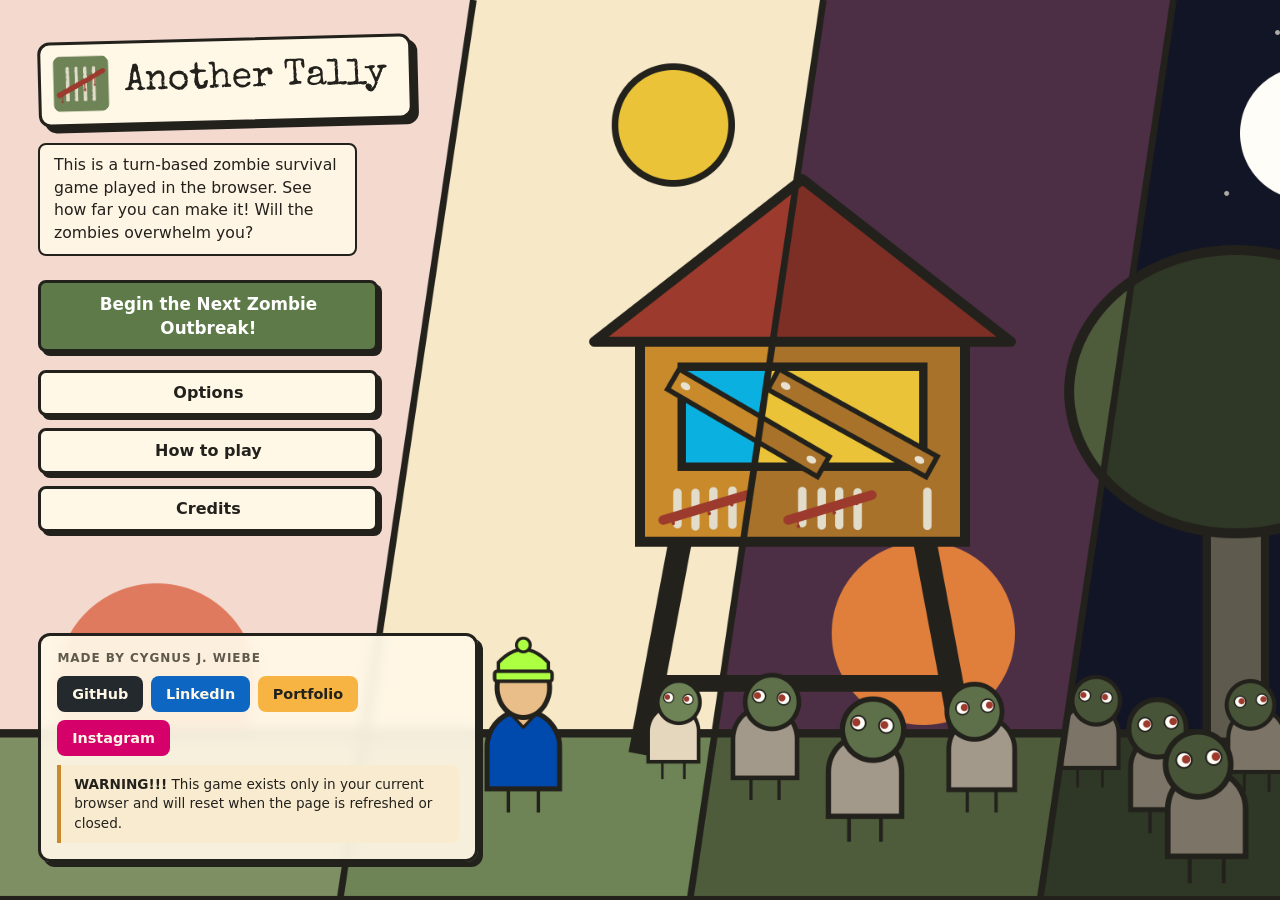
<file: index.html>
<!--
=========================================================
FILE: index.html
PROJECT: Another Tally - A zombie survival game
AUTHOR: Cygnus J. Wiebe
DATE: December 2026
COURSE: INFS 634 - McGill University
=========================================================
DESCRIPTION:
This is the title screen for the game Another Tally. 
It is a turn-based zombie survival game played in the browser.
=========================================================
TABLE OF CONTENTS
Ctrl+F a tag such as "[S3]" to jump to that section.
Ctrl+K Ctrl+8 folds every region; Ctrl+K Ctrl+9 unfolds them.
=========================================================
[S1] Head ........................ meta, title, icon, fonts, CSS, JS
[S2] Title & Tagline ............. logo, h1, subtitle
[S3] Main Menu ................... New game, Options, How to play, Credits
[S4] Footer ...................... creator credit
  [S5] Social Links .............. GitHub, LinkedIn, Portfolio, Instagram
  [S6] Warning ................... browser-only save notice
=========================================================
-->

<!doctype html>
<html lang="en">
  <!-- #region [S1] Head -->
  <head>
    <meta charset="utf-8" />
    <meta name="viewport" content="width=device-width, initial-scale=1" />
    <!-- Set the viewport for responsive design -->
    <link
      rel="icon"
      type="image/png"
      href="assets/icons/anothertally_icon.png"
    />
    <!-- Site icon -->
    <title>Another Tally</title>
    <!-- Site title -->
    <meta
      name="description"
      content="Another Tally is a turn-based zombie survival game played in the browser."
    />
    <!-- Meta of the page -->
    <link rel="preconnect" href="https://fonts.googleapis.com" />
    <link rel="preconnect" href="https://fonts.gstatic.com" crossorigin />
    <link
      rel="stylesheet"
      href="https://fonts.googleapis.com/css2?family=Special+Elite&display=swap"
    />
    <link rel="stylesheet" href="css/style.css" />
    <link rel="stylesheet" href="css/mobile.css" />
    <script src="js/common.js"></script>
    <script src="js/balance.js"></script>
    <script src="js/mobile.js"></script>
    <script src="js/debug.js" defer></script>
    <!-- Link to the common JavaScript file, css, fonts and other resources -->
  </head>
  <!-- #endregion [S1] Head -->

  <!-- Body of the Page -->
  <body>
    <main class="title-screen">
      <!-- The title art fills the screen. The title label, tagline and menu sit
           on top of it in the top-left, and the footer card sits in the bottom-left. -->
      <section class="title-menu" aria-labelledby="game-title">
        <div class="title-top">
          <!-- #region [S2] Title & Tagline -->
          <!-- Title label: the logo and the game's name on one card -->
          <div class="title-brand">
            <img class="logo" src="assets/icons/anothertally_icon.png" alt="" />
            <!-- Site logo (decorative, the title says the name) -->
            <h1 id="game-title">Another Tally</h1>
            <!-- Site title -->
          </div>
          <p class="tagline">
            This is a turn-based zombie survival game played in the browser. See
            how far you can make it! Will the zombies overwhelm you?
          </p>
          <!-- Sub-title -->
          <!-- #endregion [S2] Title & Tagline -->

          <!-- #region [S3] Main Menu -->
          <nav class="title-nav" aria-label="Main menu">
            <a class="btn btn-primary" data-sound="click" href="new-game.html"
              >Begin the Next Zombie Outbreak!</a
            >
            <a class="btn" data-sound="click" href="options.html">Options</a>
            <a class="btn" data-sound="click" href="how-to-play.html"
              >How to play</a
            >
            <a class="btn" data-sound="click" href="credits.html">Credits</a>
          </nav>
          <!-- Navigation menu -->
          <!-- #endregion [S3] Main Menu -->
        </div>
      </section>

      <!-- #region [S4] Footer -->
      <footer class="title-foot">
        <p class="eyebrow">Made by Cygnus J. Wiebe</p>
        <!-- #region [S5] Social Links -->
        <!-- Links to the creator's profiles. They open in a new tab so the game stays open. -->
        <nav class="social-links" aria-label="Cygnus J. Wiebe online">
          <a
            class="btn btn-sm social social-github"
            href="https://github.com/CJWiebe-Portfolio"
            target="_blank"
            rel="noopener noreferrer"
            >GitHub<span class="visually-hidden"> (opens in a new tab)</span></a
          >
          <a
            class="btn btn-sm social social-linkedin"
            href="https://www.linkedin.com/in/cygnus-j-wiebe"
            target="_blank"
            rel="noopener noreferrer"
            >LinkedIn<span class="visually-hidden">
              (opens in a new tab)</span
            ></a
          >
          <a
            class="btn btn-sm social social-portfolio"
            href="https://projects.cjpwiebe-portfolio.ca/"
            target="_blank"
            rel="noopener noreferrer"
            >Portfolio<span class="visually-hidden">
              website (opens in a new tab)</span
            ></a
          >
          <a
            class="btn btn-sm social social-instagram"
            href="https://www.instagram.com/c.j.wiebe/"
            target="_blank"
            rel="noopener noreferrer"
            >Instagram<span class="visually-hidden">
              (opens in a new tab)</span
            ></a
          >
        </nav>
        <!-- #endregion [S5] Social Links -->

        <!-- #region [S6] Warning -->
        <p class="title-note">
          <strong>WARNING!!!</strong> This game exists only in your current
          browser and will reset when the page is refreshed or closed.
        </p>
        <!-- Alert message of the game existing only in the browser -->
        <!-- #endregion [S6] Warning -->
      </footer>
      <!-- #endregion [S4] Footer -->
    </main>
    <!-- Background music is handled in js/common.js so it plays on every page. -->
  </body>
</html>
</file>
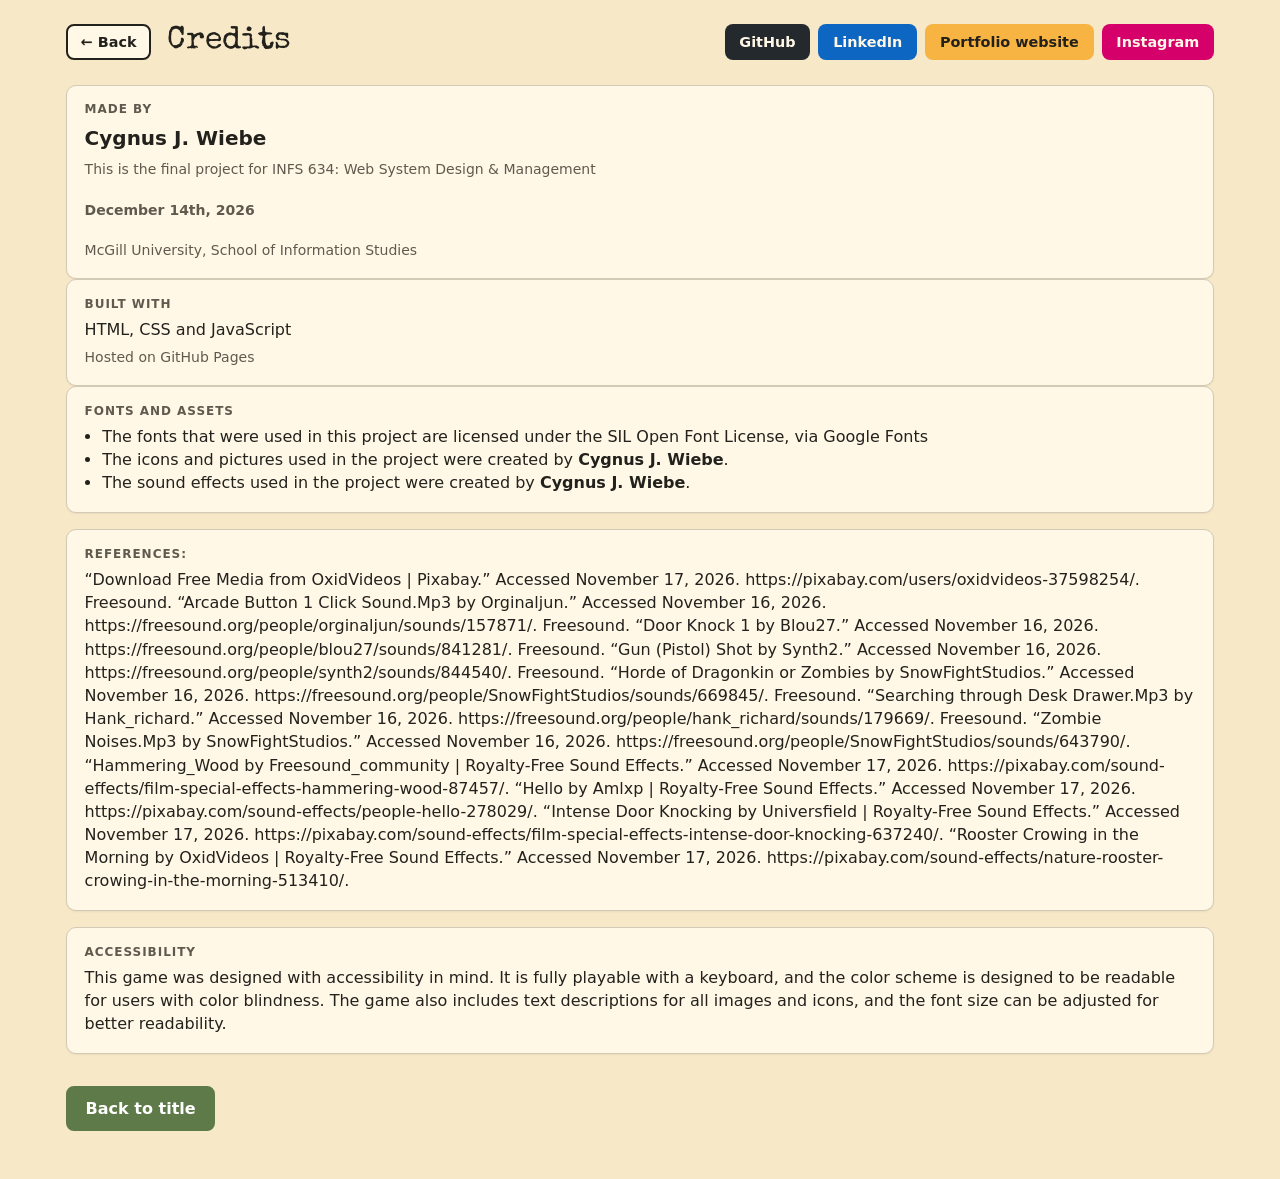
<file: credits.html>
<!--
=========================================================
FILE: credits.html
PROJECT: Another Tally - A zombie survival game
AUTHOR: Cygnus J. Wiebe
DATE: December 14th, 2026
COURSE: INFS 634 - McGill University
=========================================================
DESCRIPTION:
This is the credits page for Another Tally. 
It lists the contributors and resources used in the game.
=========================================================
TABLE OF CONTENTS
Ctrl+F a tag such as "[S3]" to jump to that section.
Ctrl+K Ctrl+8 folds every region; Ctrl+K Ctrl+9 unfolds them.
=========================================================
[S1] Head ........................ meta, title, icon, fonts, CSS, JS
[S2] Page Header ................. back button, h1
  [S3] Social Links .............. GitHub, LinkedIn, Portfolio, Instagram
[S4] Made By ..................... creator, course, date
[S5] Built With .................. HTML/CSS/JS, GitHub Pages
[S6] Fonts & Assets .............. font licence, icons, sounds
[S7] References .................. sound-effect citations
[S8] Accessibility ............... accessibility statement
[S9] Back to Title ............... bottom button
=========================================================
-->

<!doctype html>
<html lang="en">
  <!-- #region [S1] Head -->
  <head>
    <meta charset="utf-8" />
    <meta name="viewport" content="width=device-width, initial-scale=1" />
    <title>Credits: Another Tally</title>
    <link rel="preconnect" href="https://fonts.googleapis.com" />
    <link rel="preconnect" href="https://fonts.gstatic.com" crossorigin />
    <link
      rel="stylesheet"
      href="https://fonts.googleapis.com/css2?family=Special+Elite&display=swap"
    />
    <link rel="stylesheet" href="css/style.css" />
    <link rel="stylesheet" href="css/mobile.css" />
    <link
      rel="icon"
      type="image/png"
      href="assets/icons/anothertally_icon.png"
    />
    <script src="js/common.js"></script>
    <script src="js/mobile.js"></script></head
  ><!-- Link to the common JavaScript files, css, fonts and other resources, site Icon, etc...-->
  <!-- #endregion [S1] Head -->

  <body>
    <main class="page">
      <!-- #region [S2] Page Header -->
      <header class="page-head">
        <a class="btn btn-sm" href="index.html" data-back>← Back</a>
        <h1>Credits</h1>
        <!-- #region [S3] Social Links -->
        <!-- Links to the creator's profiles. They open in a new tab so this page stays open. -->
        <nav class="social-links" aria-label="Cygnus J. Wiebe online">
          <a
            class="btn btn-sm social social-github"
            href="https://github.com/CJWiebe-Portfolio"
            target="_blank"
            rel="noopener noreferrer"
            >GitHub<span class="visually-hidden"> (opens in a new tab)</span></a
          >
          <a
            class="btn btn-sm social social-linkedin"
            href="https://www.linkedin.com/in/cygnus-j-wiebe"
            target="_blank"
            rel="noopener noreferrer"
            >LinkedIn<span class="visually-hidden">
              (opens in a new tab)</span
            ></a
          >
          <a
            class="btn btn-sm social social-portfolio"
            href="https://projects.cjpwiebe-portfolio.ca/"
            target="_blank"
            rel="noopener noreferrer"
            >Portfolio website<span class="visually-hidden">
              (opens in a new tab)</span
            ></a
          >
          <a
            class="btn btn-sm social social-instagram"
            href="https://www.instagram.com/c.j.wiebe/"
            target="_blank"
            rel="noopener noreferrer"
            >Instagram<span class="visually-hidden">
              (opens in a new tab)</span
            ></a
          >
        </nav>
        <!-- #endregion [S3] Social Links -->
      </header>
      <!-- Header for the page that displays the title and back button -->
      <!-- #endregion [S2] Page Header -->

      <!-- #region [S4] Made By -->
      <!-- Section describing the creator information -->
      <section class="card" aria-labelledby="made-h">
        <h2 id="made-h" class="eyebrow">Made by</h2>
        <p style="font-size: 1.25rem; font-weight: 700; margin: 0.4rem 0">
          Cygnus J. Wiebe
        </p>
        <p class="muted small" style="margin-top: 0.4rem">
          This is the final project for INFS 634: Web System Design &amp;
          Management<br /><br /><b>December 14th, 2026</b><br /><br />
          McGill University, School of Information Studies
        </p>
      </section>
      <!-- #endregion [S4] Made By -->
      <!-- #region [S5] Built With -->
      <!-- Section describing the technologies used -->
      <section class="card" aria-labelledby="built-h">
        <h2 id="built-h" class="eyebrow">Built with</h2>
        <p style="margin-top: 0.4rem">HTML, CSS and JavaScript</p>
        <p class="muted small" style="margin-top: 0.4rem">
          Hosted on GitHub Pages
        </p>
      </section>
      <!-- #endregion [S5] Built With -->

      <!-- #region [S6] Fonts & Assets -->
      <section class="card" aria-labelledby="assets-h">
        <!-- Section describing the fonts and assets used -->
        <h2 id="assets-h" class="eyebrow">Fonts and assets</h2>
        <ul style="margin: 0.4rem 0 0; padding-left: 1.1rem">
          <li>
            The fonts that were used in this project are licensed under the SIL
            Open Font License, via Google Fonts
          </li>
          <li>
            The icons and pictures used in the project were created by
            <b>Cygnus J. Wiebe</b>.
          </li>
          <li>
            The sound effects used in the project were created by
            <b>Cygnus J. Wiebe</b>.
          </li>
        </ul>
      </section>
      <!-- #endregion [S6] Fonts & Assets -->

      <!-- #region [S7] References -->
      <section class="card" aria-labelledby="refs-h" style="margin-top: 1rem">
        <!-- Section listing the references -->
        <h2 id="refs-h" class="eyebrow">References:</h2>
        <p style="margin-top: 0.4rem">
          “Download Free Media from OxidVideos | Pixabay.” Accessed November 17,
          2026. https://pixabay.com/users/oxidvideos-37598254/. Freesound.
          “Arcade Button 1 Click Sound.Mp3 by Orginaljun.” Accessed November 16,
          2026. https://freesound.org/people/orginaljun/sounds/157871/.
          Freesound. “Door Knock 1 by Blou27.” Accessed November 16, 2026.
          https://freesound.org/people/blou27/sounds/841281/. Freesound. “Gun
          (Pistol) Shot by Synth2.” Accessed November 16, 2026.
          https://freesound.org/people/synth2/sounds/844540/. Freesound. “Horde
          of Dragonkin or Zombies by SnowFightStudios.” Accessed November 16,
          2026. https://freesound.org/people/SnowFightStudios/sounds/669845/.
          Freesound. “Searching through Desk Drawer.Mp3 by Hank_richard.”
          Accessed November 16, 2026.
          https://freesound.org/people/hank_richard/sounds/179669/. Freesound.
          “Zombie Noises.Mp3 by SnowFightStudios.” Accessed November 16, 2026.
          https://freesound.org/people/SnowFightStudios/sounds/643790/.
          “Hammering_Wood by Freesound_community | Royalty-Free Sound Effects.”
          Accessed November 17, 2026.
          https://pixabay.com/sound-effects/film-special-effects-hammering-wood-87457/.
          “Hello by Amlxp | Royalty-Free Sound Effects.” Accessed November 17,
          2026. https://pixabay.com/sound-effects/people-hello-278029/. “Intense
          Door Knocking by Universfield | Royalty-Free Sound Effects.” Accessed
          November 17, 2026.
          https://pixabay.com/sound-effects/film-special-effects-intense-door-knocking-637240/.
          “Rooster Crowing in the Morning by OxidVideos | Royalty-Free Sound
          Effects.” Accessed November 17, 2026.
          https://pixabay.com/sound-effects/nature-rooster-crowing-in-the-morning-513410/.
        </p>
      </section>
      <!-- #endregion [S7] References -->

      <!-- #region [S8] Accessibility -->
      <section class="card" aria-labelledby="a11y-h" style="margin-top: 1rem">
        <!-- Section on the accessibility features -->
        <h2 id="a11y-h" class="eyebrow">Accessibility</h2>
        <p style="margin-top: 0.4rem">
          This game was designed with accessibility in mind. It is fully
          playable with a keyboard, and the color scheme is designed to be
          readable for users with color blindness. The game also includes text
          descriptions for all images and icons, and the font size can be
          adjusted for better readability.
        </p>
      </section>
      <!-- #endregion [S8] Accessibility -->

      <!-- #region [S9] Back to Title -->
      <div class="page-actions" style="justify-content: flex-start">
        <a class="btn btn-primary" href="index.html">Back to title</a>
      </div>
      <!-- #endregion [S9] Back to Title -->
    </main>
  </body>
</html>
</file>
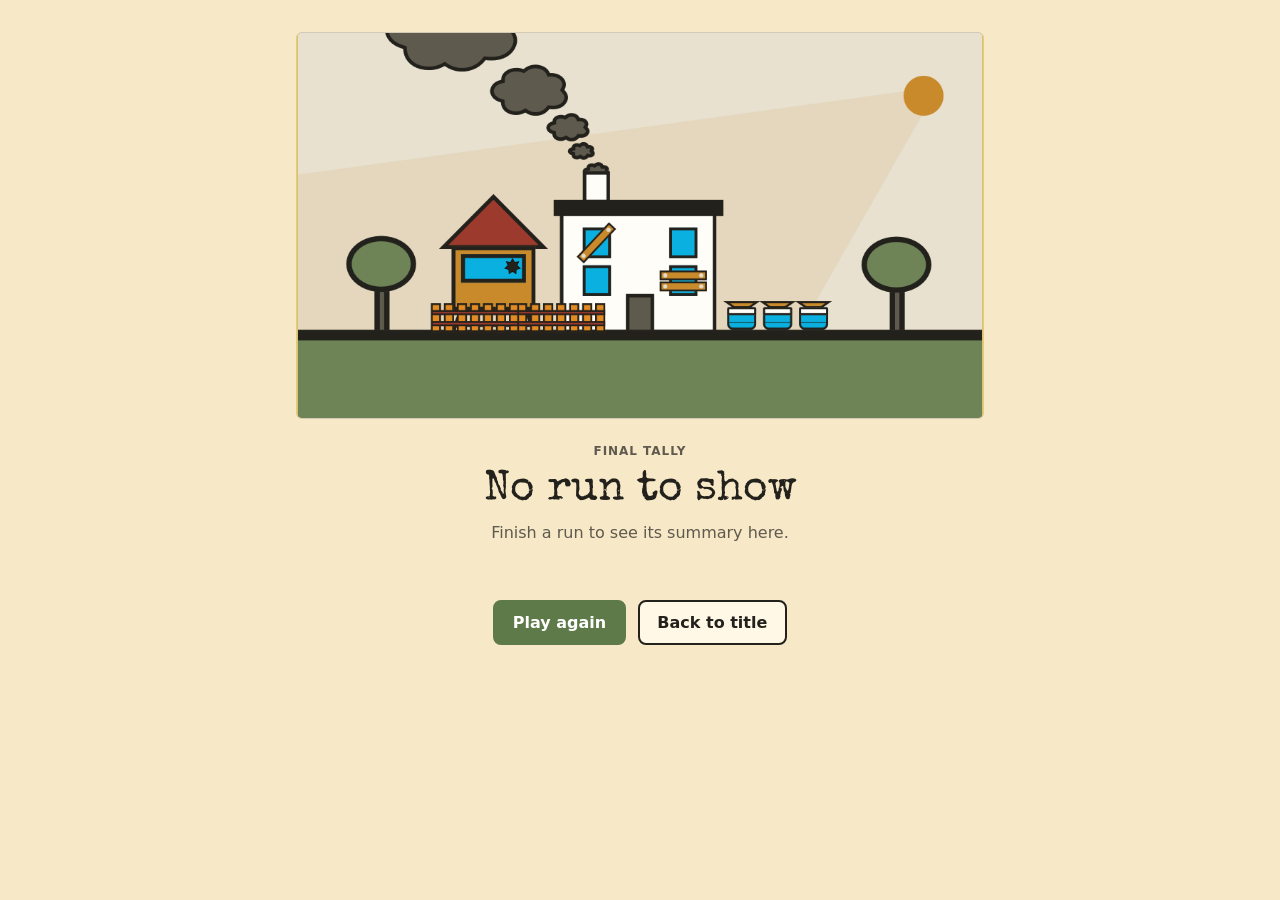
<file: end.html>
<!--
=========================================================
FILE: end.html
PROJECT: Another Tally - A zombie survival game
AUTHOR: Cygnus J. Wiebe
DATE: December 14th, 2026
COURSE: INFS 634 - McGill University
=========================================================
DESCRIPTION:
This is the end page for Another Tally. 
It displays the results of the game.
=========================================================
TABLE OF CONTENTS
Ctrl+F a tag such as "[S3]" to jump to that section.
Ctrl+K Ctrl+8 folds every region; Ctrl+K Ctrl+9 unfolds them.
=========================================================
[S1] Head ........................ meta, title, icon, fonts, CSS, JS
[S2] Result Art & Title .......... win/lose image, heading
[S3] Final Tally ................. marks for each day survived
[S3a] Ending ..................... ending story (text in js/story.js)
[S4] Stat Cards .................. filled in by end.js
[S5] Your Group .................. survivor list
[S6] Next Steps .................. Play again, Back to title
=========================================================
-->

<!doctype html>
<html lang="en">
  <!-- #region [S1] Head -->
  <head>
    <meta charset="utf-8" />
    <meta name="viewport" content="width=device-width, initial-scale=1" />
    <title>Final Tally — Another Tally</title>
    <link rel="preconnect" href="https://fonts.googleapis.com" />
    <link rel="preconnect" href="https://fonts.gstatic.com" crossorigin />
    <link
      rel="stylesheet"
      href="https://fonts.googleapis.com/css2?family=Special+Elite&display=swap"
    />
    <link rel="stylesheet" href="css/style.css" />
    <link rel="stylesheet" href="css/mobile.css" />
    <link
      rel="icon"
      type="image/png"
      href="assets/icons/anothertally_icon.png"
    />
    <!-- common.js applies the settings and plays the music; story.js holds the
         endings; end.js picks one and fills in the summary. -->
    <script src="js/common.js"></script>
    <script src="js/mobile.js"></script>
    <script src="js/story.js" defer></script>
    <script src="js/end.js" defer></script>
  </head>
  <!-- Contains the information for the end page -->
  <!-- #endregion [S1] Head -->

  <body>
    <!-- The body contains the a summary of the game run and allows the user to play again or go back to the title screen. -->
    <main class="end">
      <!-- #region [S2] Result Art & Title -->
      <!-- Win or lose picture, swapped in by end.js -->
      <img
        class="end-art"
        id="end-art"
        src="assets/images/png/end_win.png"
        alt=""
      />
      <p class="eyebrow">Final Tally</p>
      <h1 id="end-title">No run to show</h1>
      <p class="muted" id="end-sub">Finish a run to see its summary here.</p>
      <!-- #endregion [S2] Result Art & Title -->

      <!-- #region [S3] Final Tally -->
      <!-- One mark for each day survived, crooked ones included, drawn by end.js -->
      <section class="final-tally" id="final-tally" aria-labelledby="final-tally-h" hidden>
        <h2 id="final-tally-h" class="visually-hidden">Tally marks</h2>
        <div class="final-tally-wall" id="final-tally-marks"></div>
        <p class="final-tally-count" id="final-tally-count"></p>
      </section>
      <!-- #endregion [S3] Final Tally -->

      <!-- #region [S3a] Ending -->
      <!-- The ending that fits this run, picked by end.js from the Endings in js/story.js
           (hidden until there's a run to show) -->
      <section class="card ending" id="ending" aria-labelledby="ending-title" hidden>
        <p class="eyebrow" id="ending-kicker">Ending</p>
        <h2 id="ending-title">[Ending title]</h2>
        <div class="story-text" id="ending-text"></div>
        <!-- Every ending, with the ones this browser has reached shown by name (end.js) -->
        <div class="endings-found" id="endings-found"></div>
      </section>
      <!-- #endregion [S3a] Ending -->

      <!-- #region [S4] Stat Cards -->
      <!-- One card per stat (days survived, survivors found, and so on), built by end.js -->
      <div class="stat-grid" id="stats"></div>
      <!-- #endregion [S4] Stat Cards -->

      <!-- #region [S5] Your Group -->
      <!-- Everyone who was in the group and what happened to them (hidden until there's a run to show) -->
      <section class="card group" id="group" aria-labelledby="group-h" hidden>
        <h2 id="group-h" class="eyebrow">Your group</h2>
        <ul id="group-list"></ul>
      </section>
      <!-- #endregion [S5] Your Group -->

      <!-- #region [S6] Next Steps -->
      <!-- Next steps -->
      <div class="page-actions">
        <a class="btn btn-primary" href="new-game.html">Play again</a>
        <a class="btn" href="index.html">Back to title</a>
      </div>
      <!-- #endregion [S6] Next Steps -->
    </main>
  </body>
</html>
</file>
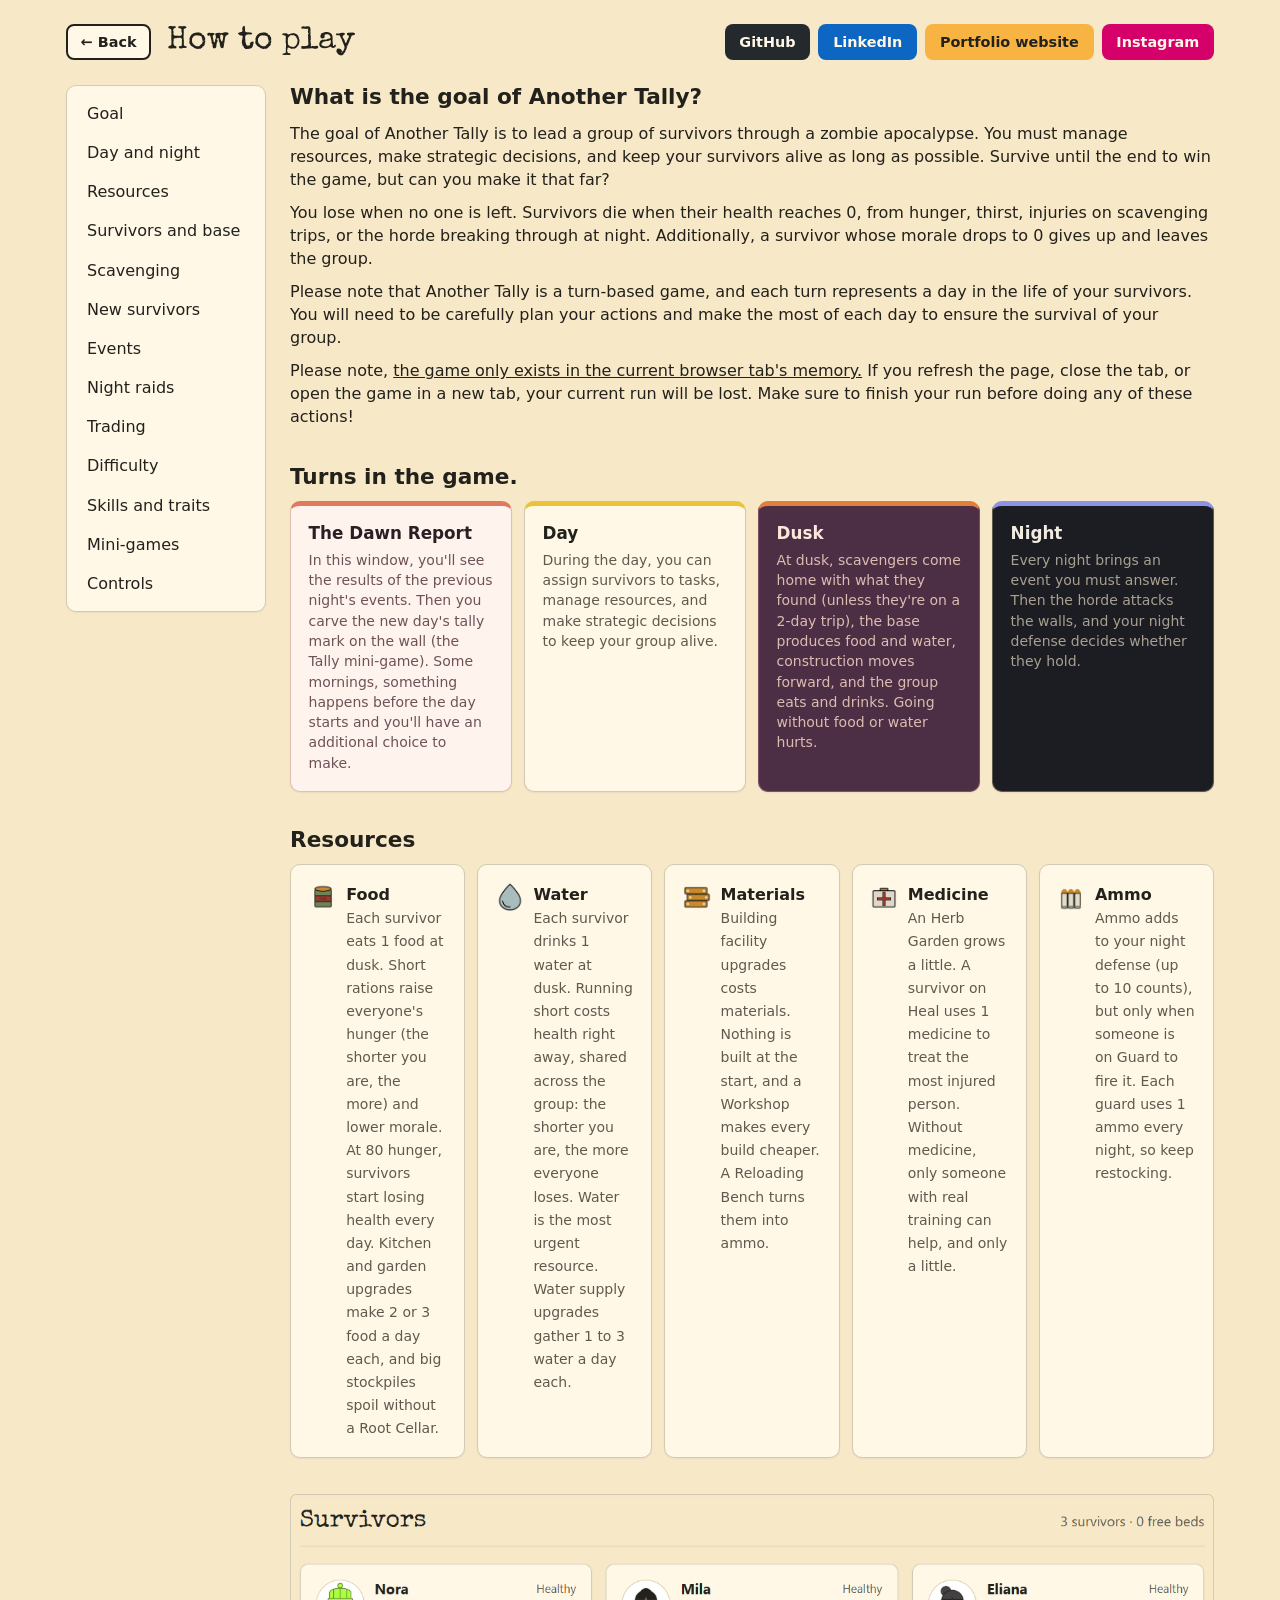
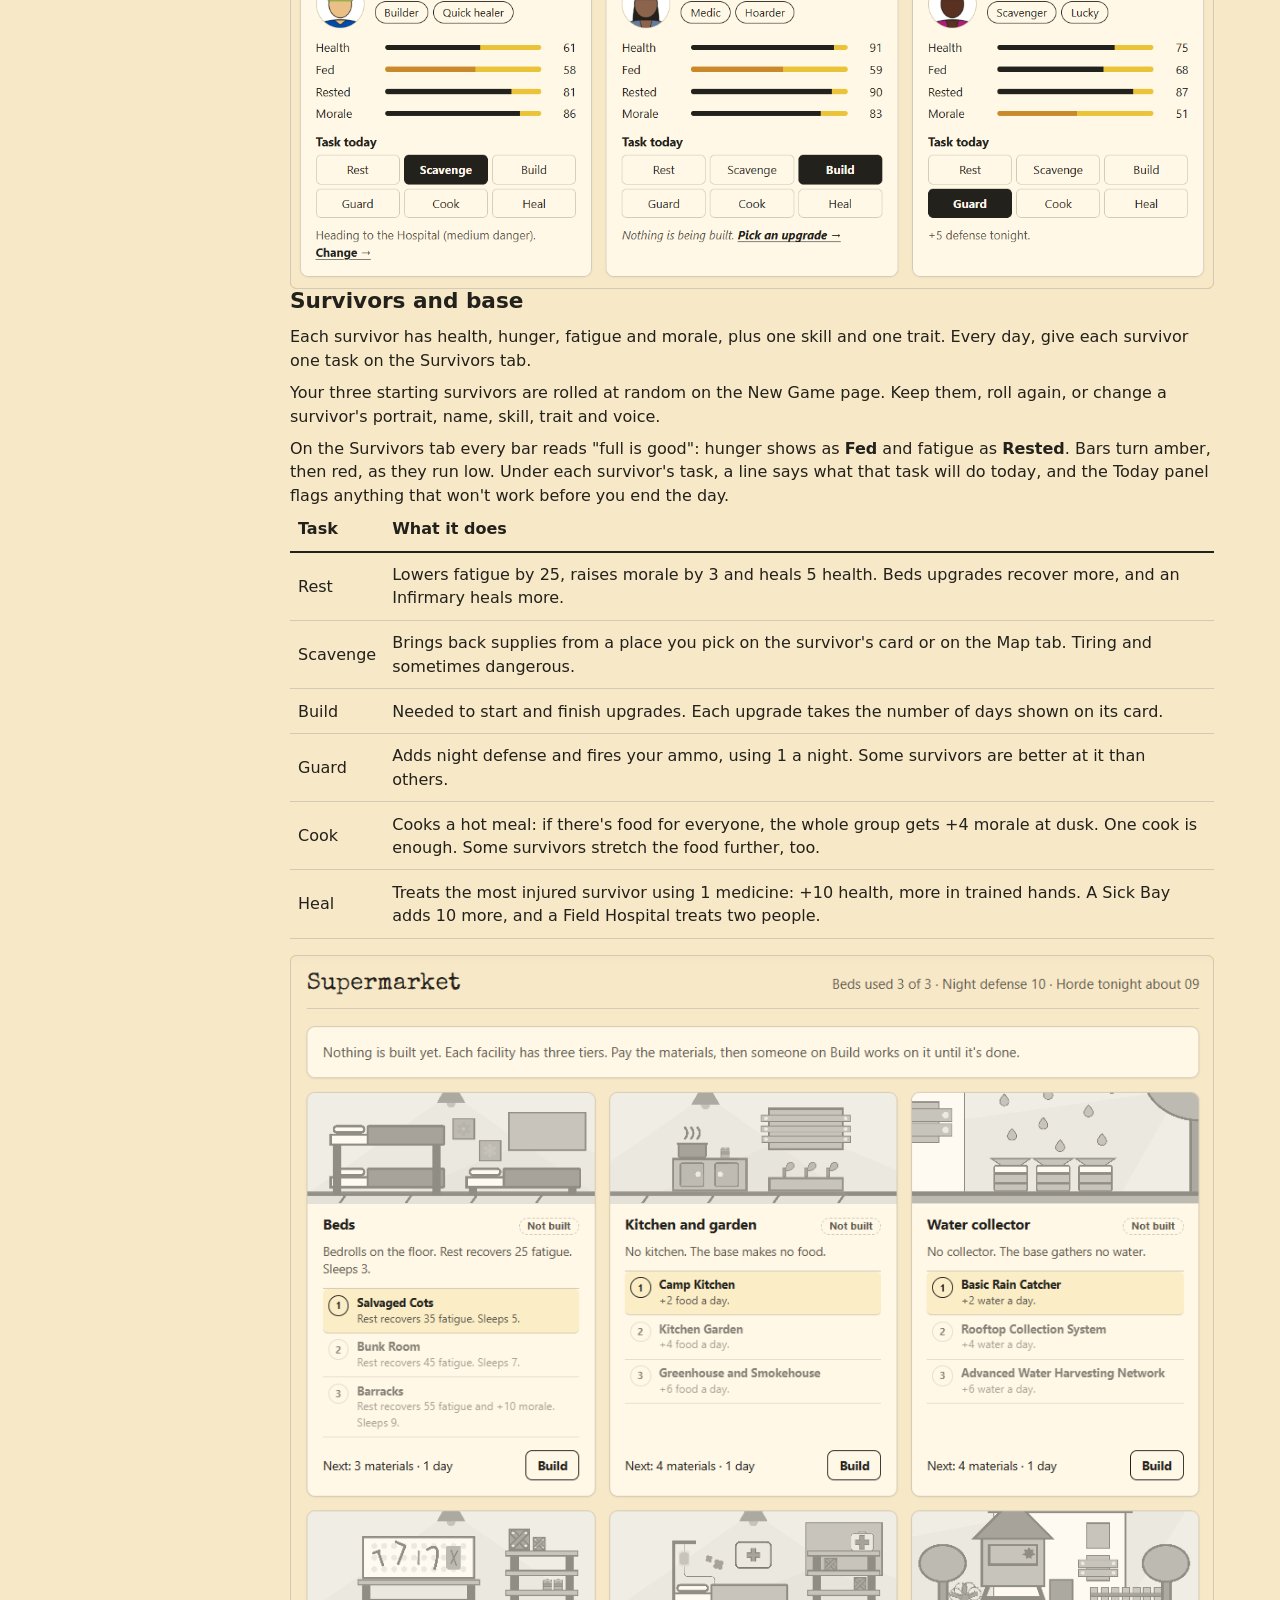
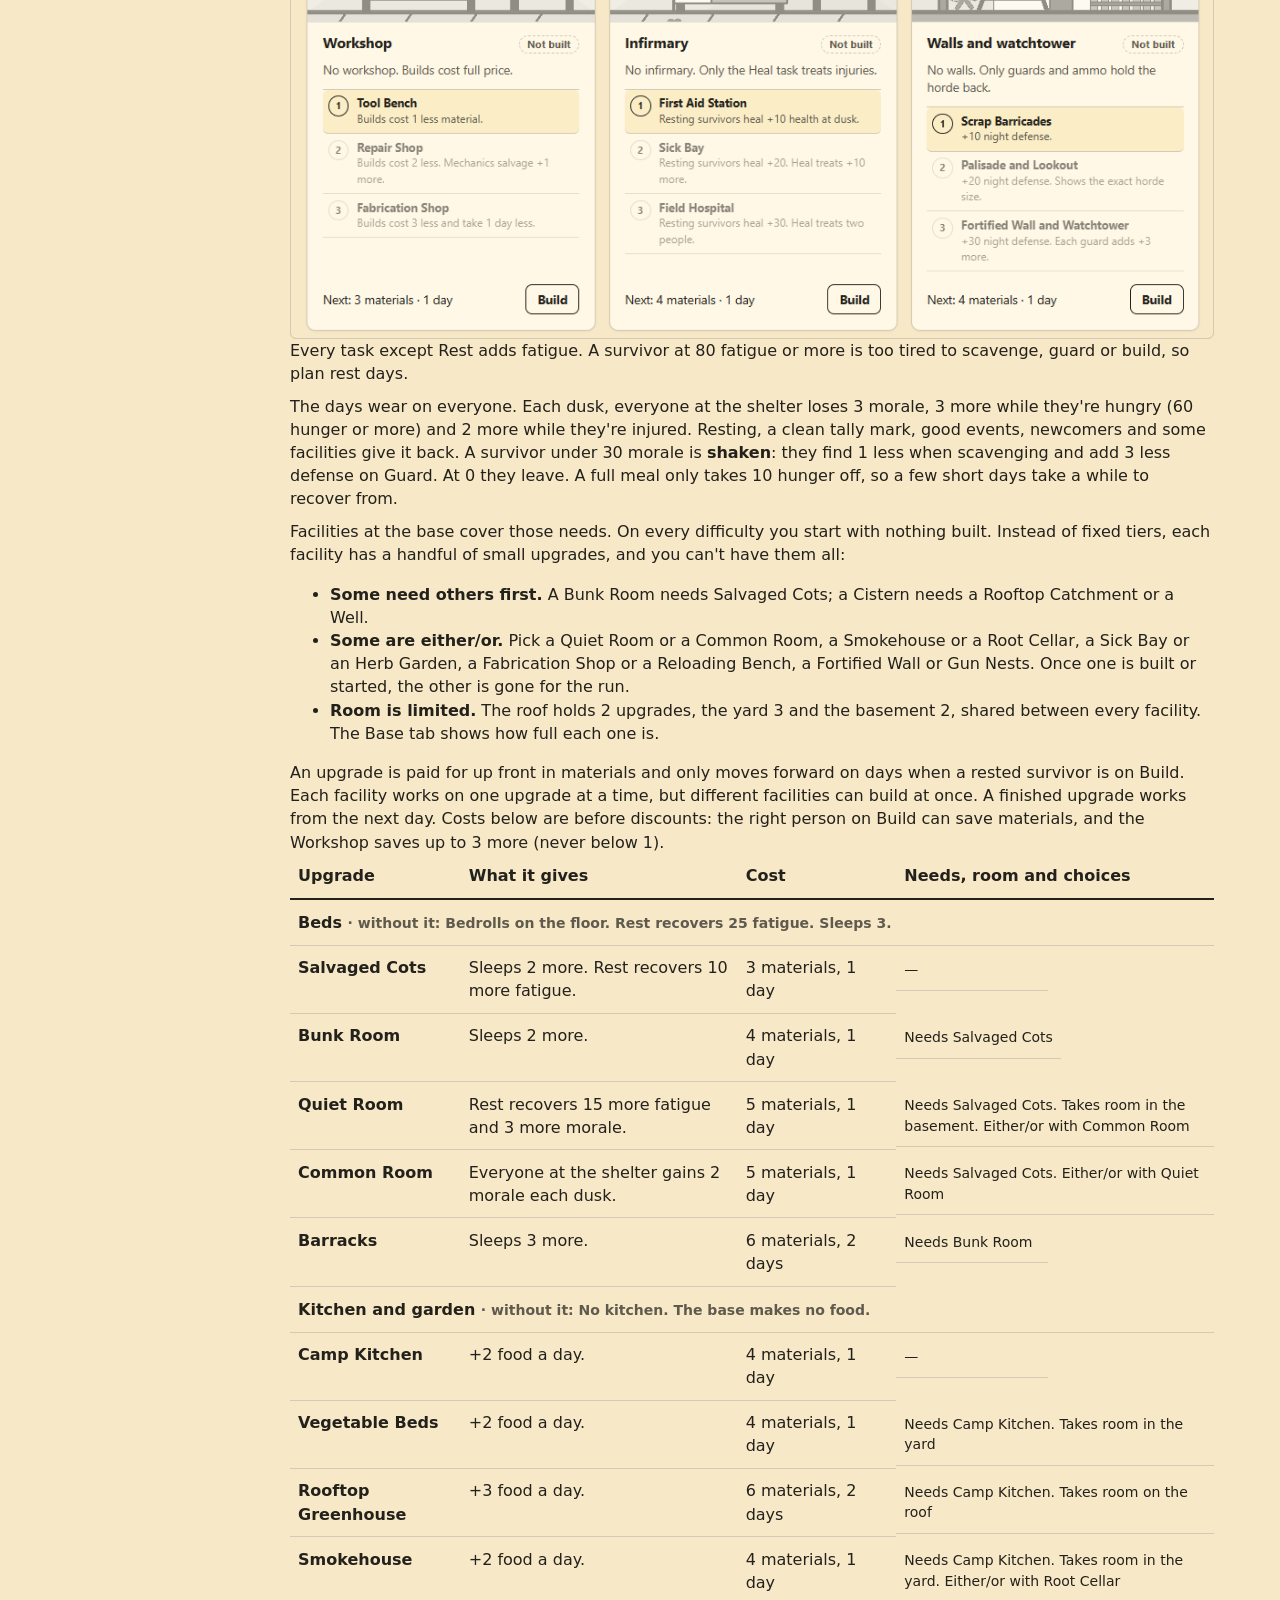
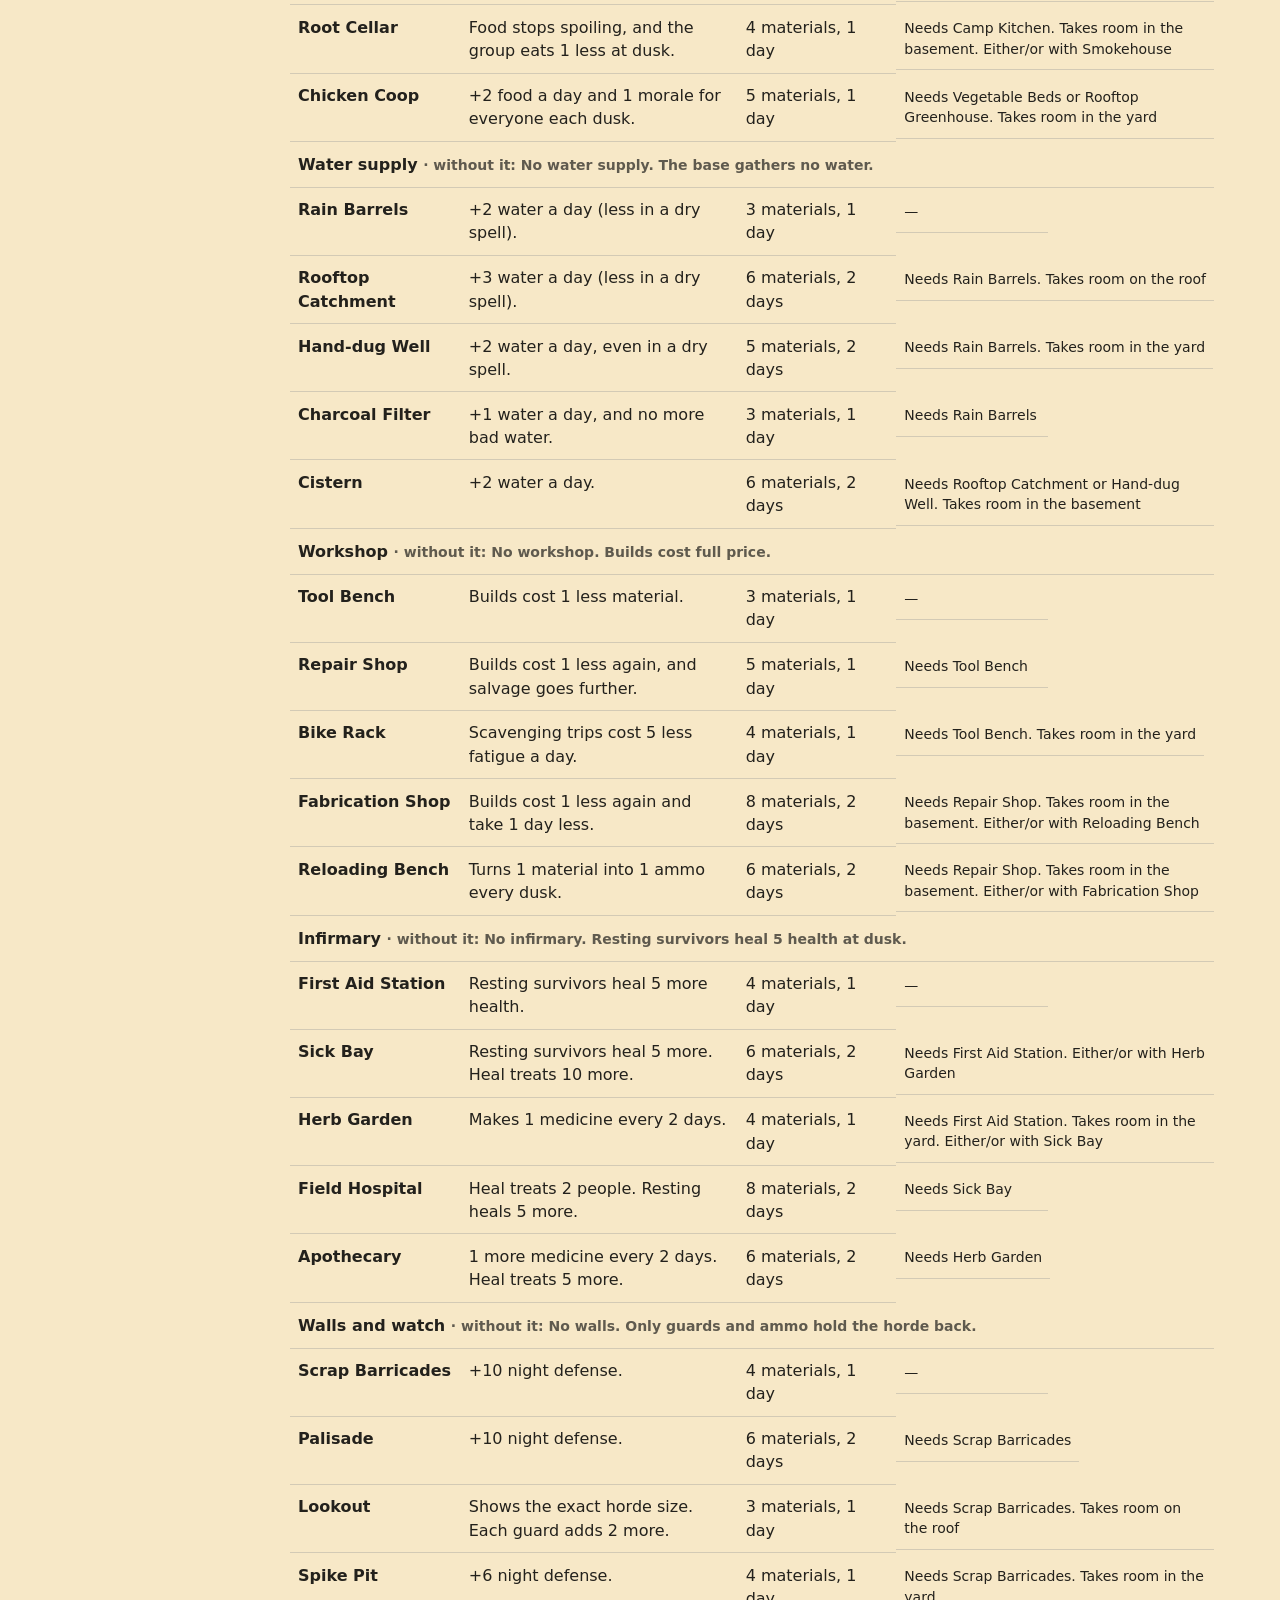
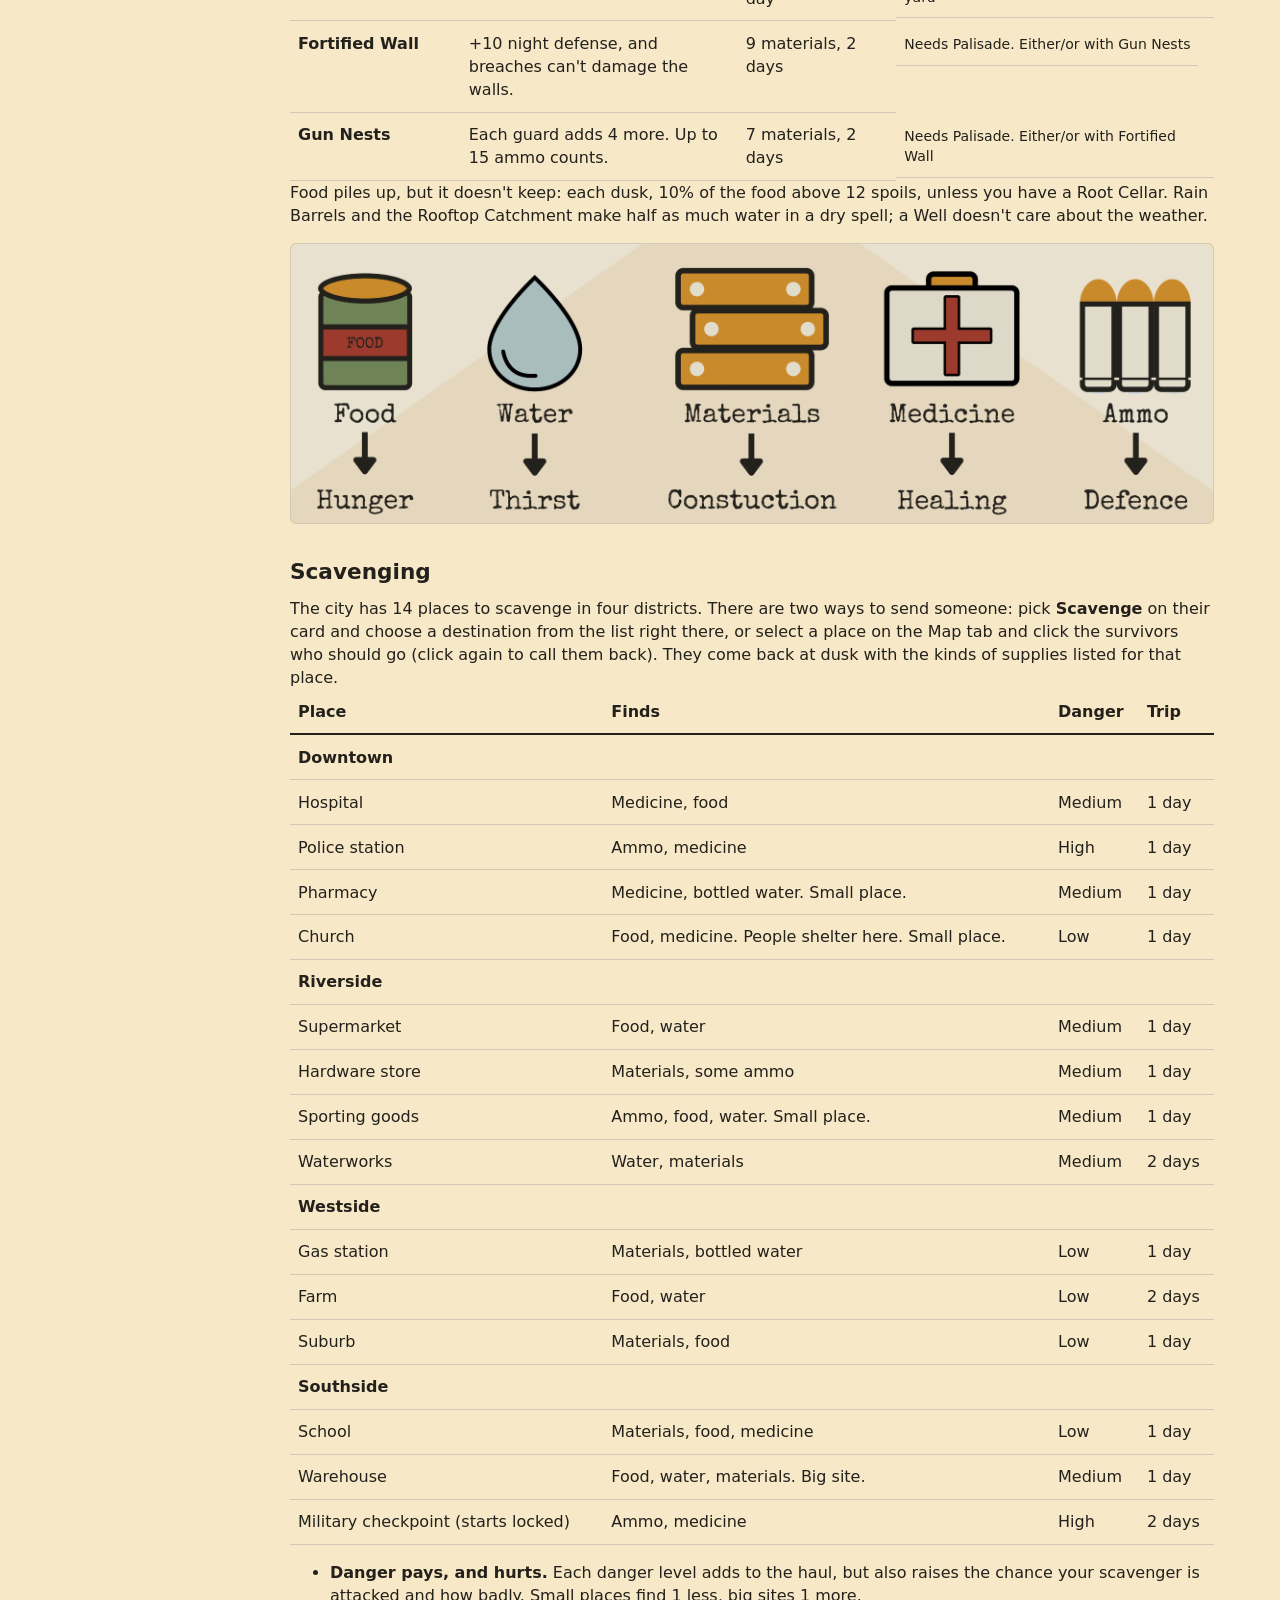
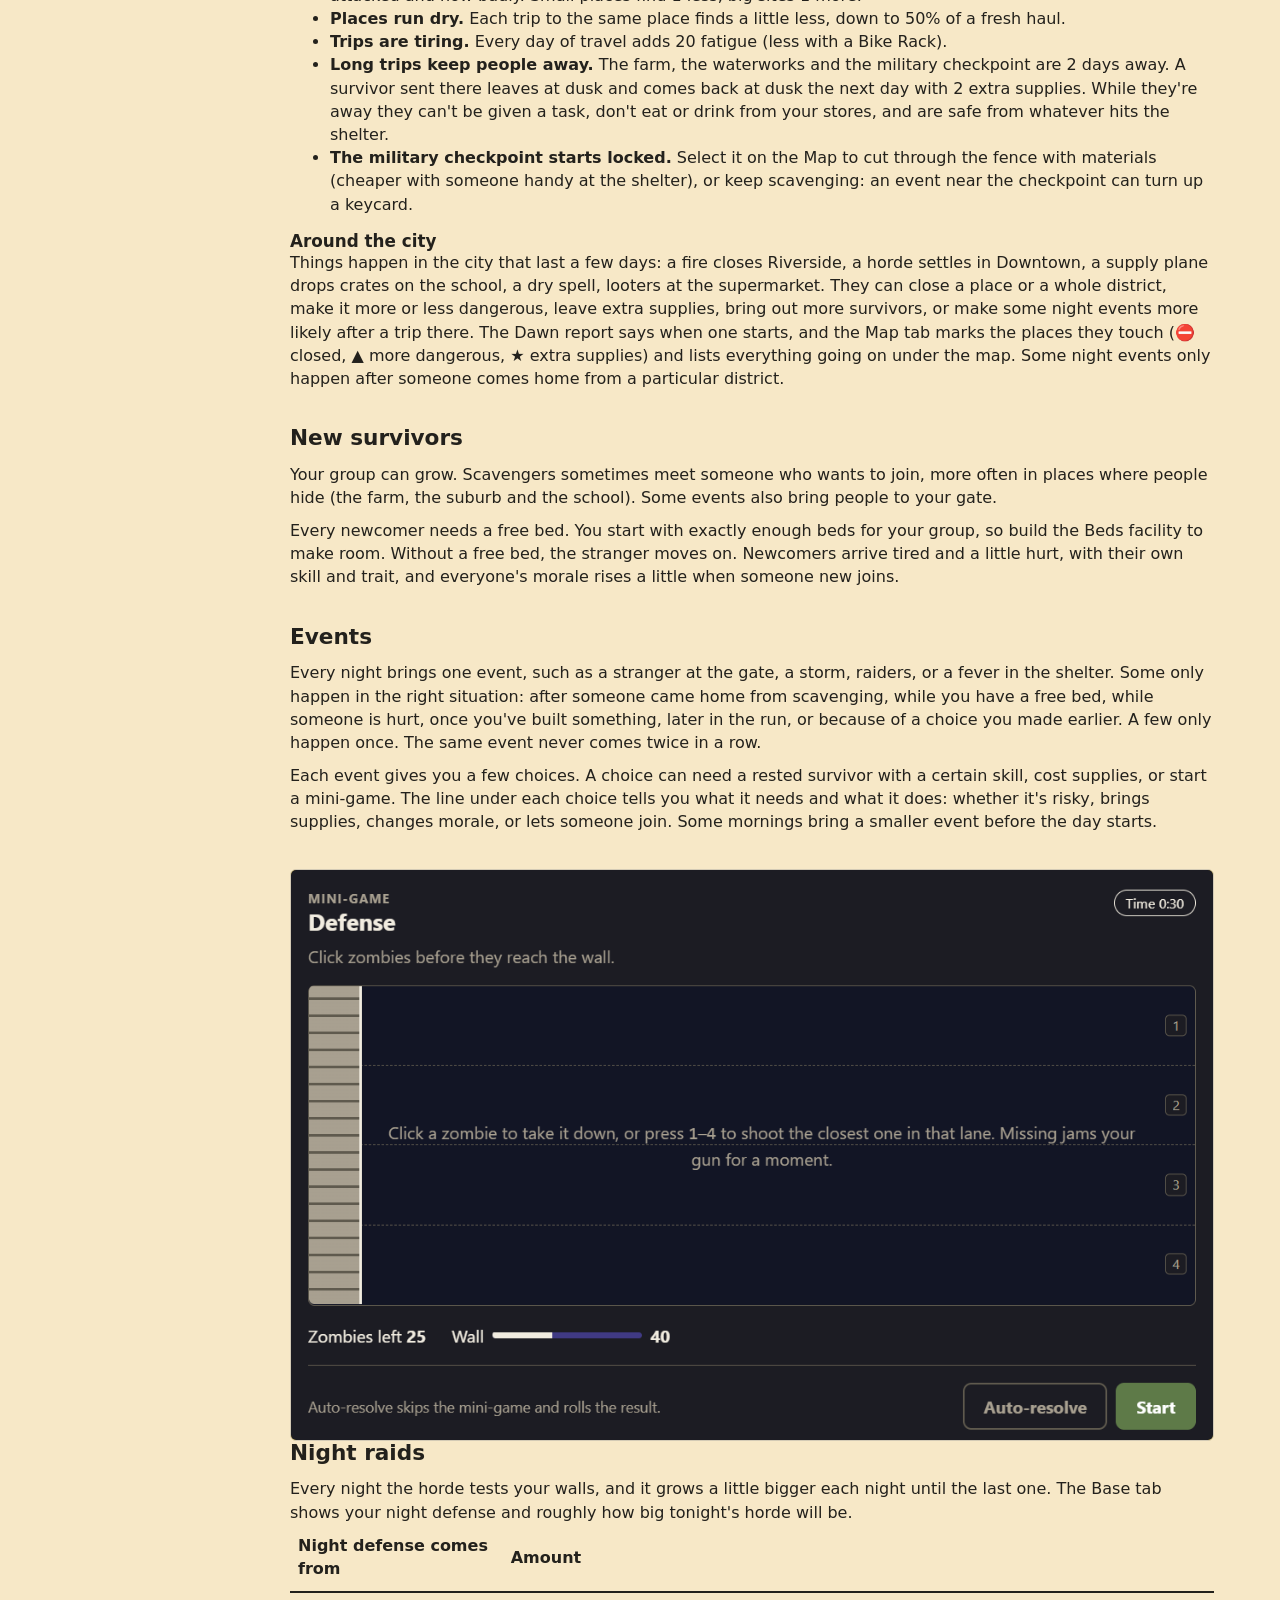
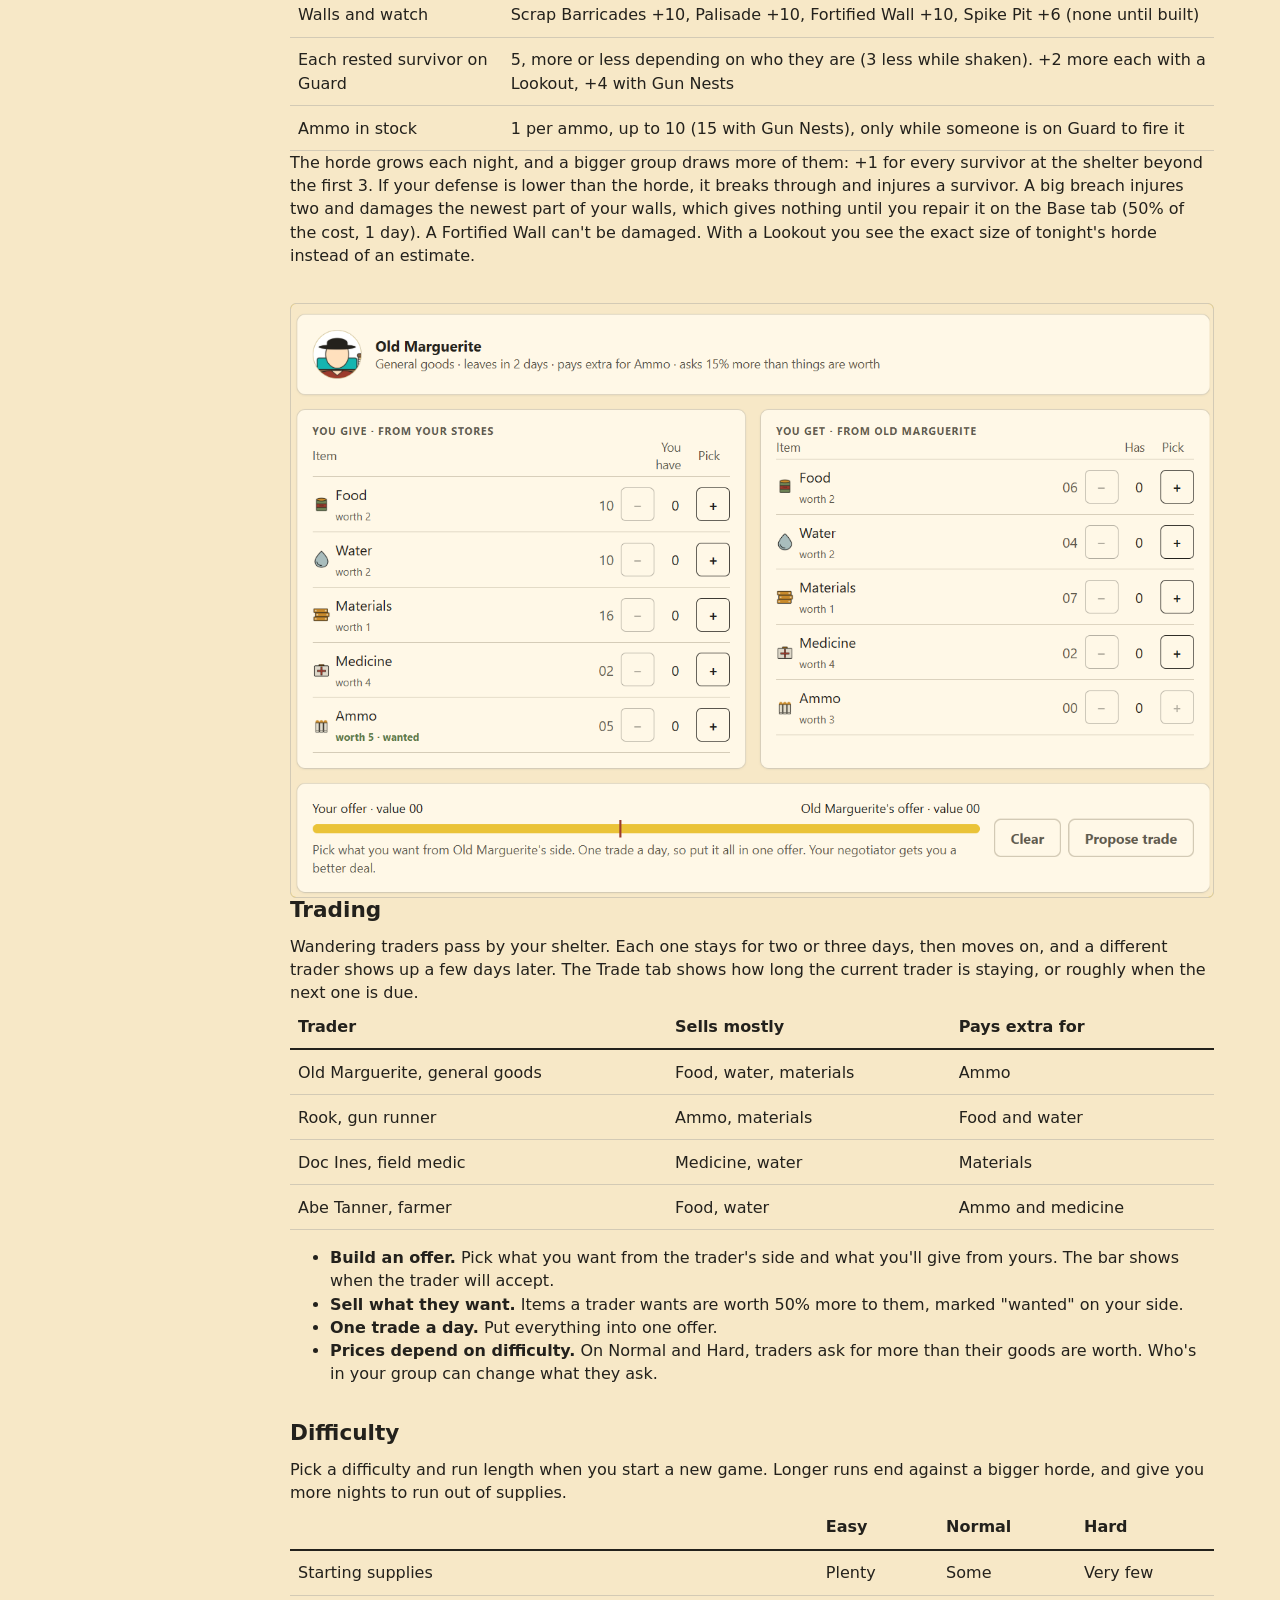
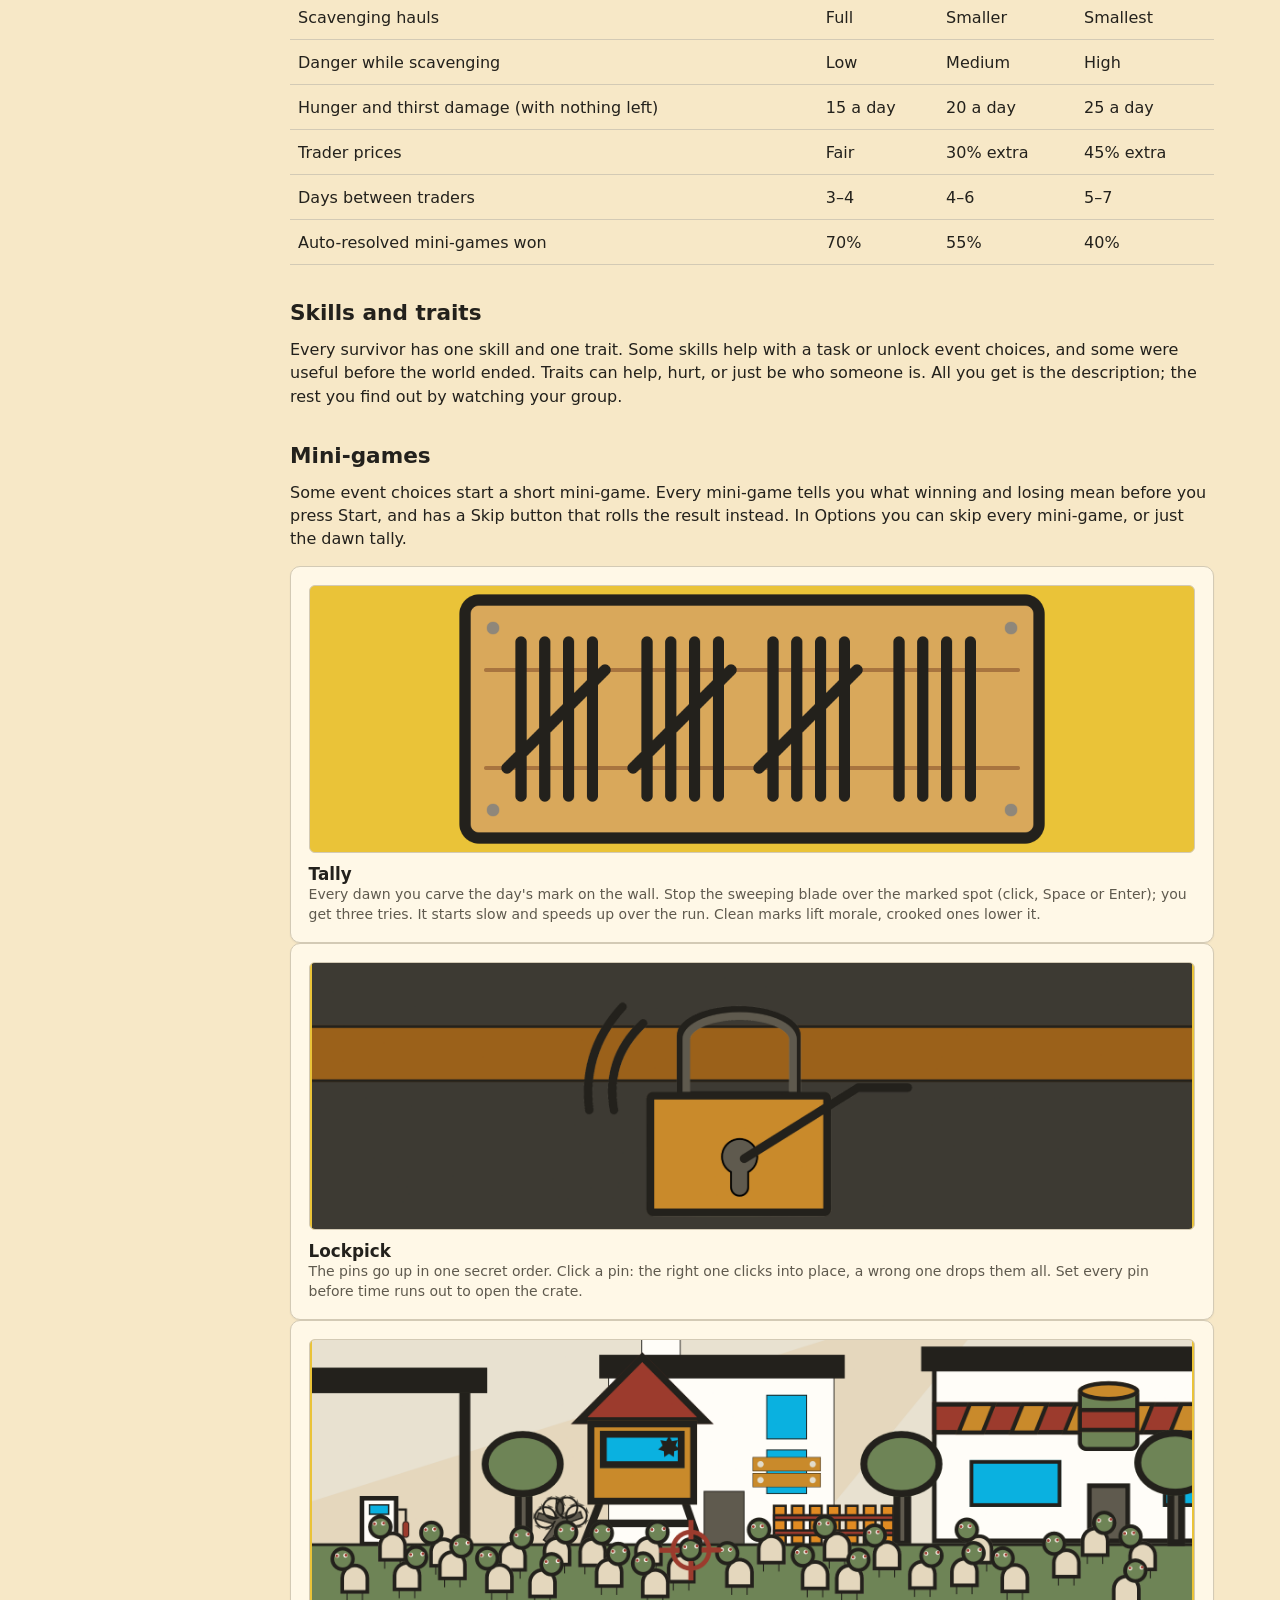
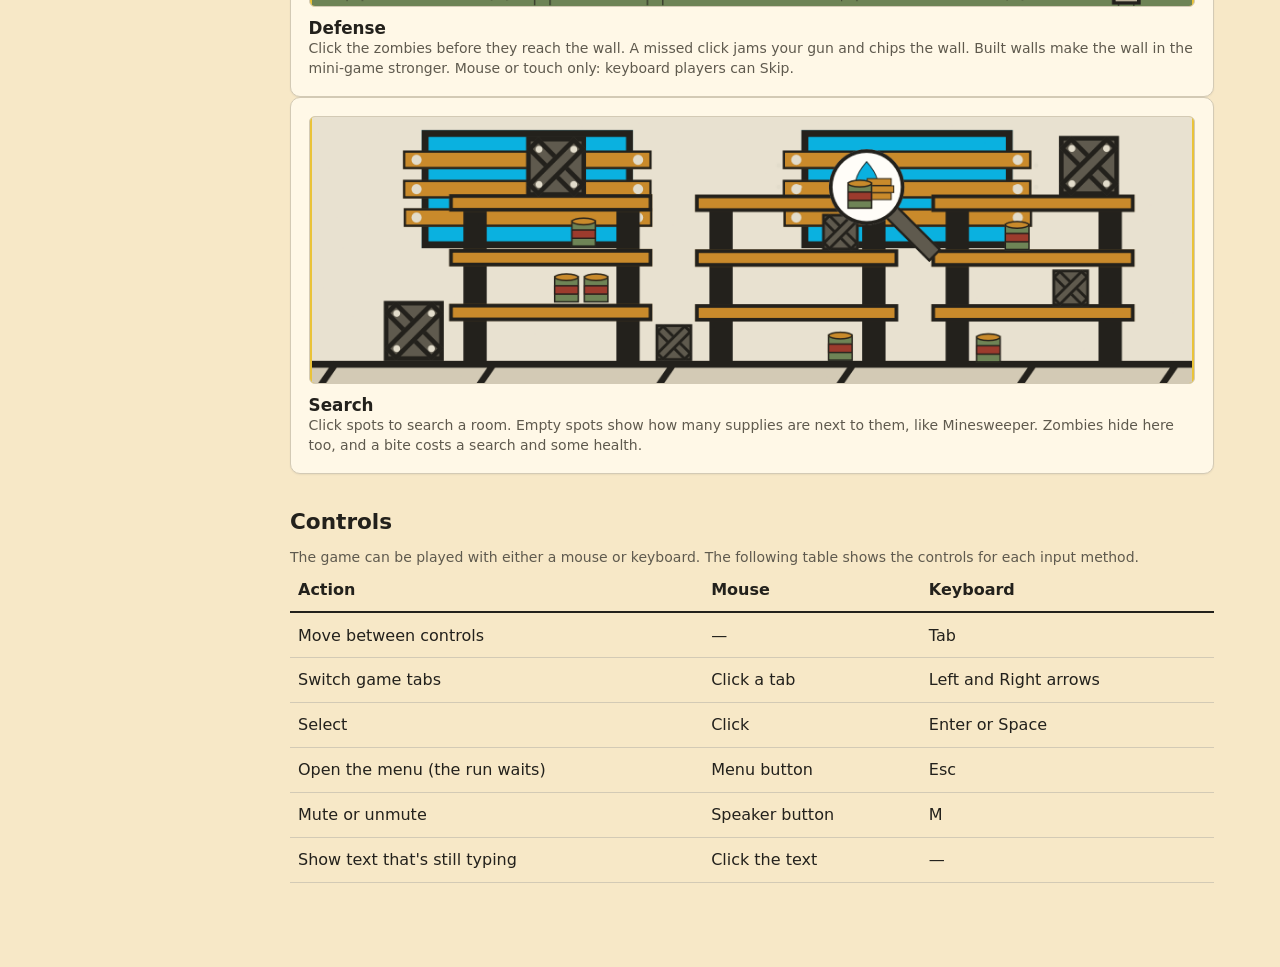
<file: how-to-play.html>
<!--
=========================================================
FILE: how-to-play.html
PROJECT: Another Tally - A zombie survival game
AUTHOR: Cygnus J. Wiebe
DATE: December 2026
COURSE: INFS 634 - McGill University
=========================================================
DESCRIPTION:
This is the how-to-play page for Another Tally. 
It explains the rules and mechanics of the game.
=========================================================
TABLE OF CONTENTS
Ctrl+F a tag such as "[S3]" to jump to that section.
Ctrl+K Ctrl+8 folds every region; Ctrl+K Ctrl+9 unfolds them.
=========================================================
[S1] Head ........................ meta, title, icon, fonts, CSS, JS
[S2] Page Header ................. back button, h1
  [S3] Social Links .............. GitHub, LinkedIn, Portfolio, Instagram
[S4] On This Page ................ sticky sidebar links
[S5] Goal ........................ #goal
[S6] Turns: Day & Night .......... #day-night
[S7] Resources ................... #resources
[S8] Survivors & Base ............ #survivors
[S9] Scavenging .................. #scavenging
[S10] New Survivors .............. #newcomers
[S11] Events ..................... #events
[S12] Night Raids ................ #night-raids
[S13] Trading .................... #trading
[S14] Difficulty ................. #difficulty
[S15] Skills & Traits ............ #skills
[S16] Mini-games ................. #mini-games
[S17] Controls ................... #controls
=========================================================
-->

<!doctype html>
<html lang="en">
  <!-- #region [S1] Head -->
  <head>
    <meta charset="utf-8" />
    <meta name="viewport" content="width=device-width, initial-scale=1" />
    <title>How to play — Another Tally</title>
    <link rel="preconnect" href="https://fonts.googleapis.com" />
    <link rel="preconnect" href="https://fonts.gstatic.com" crossorigin />
    <link
      rel="stylesheet"
      href="https://fonts.googleapis.com/css2?family=Special+Elite&display=swap"
    />
    <link rel="stylesheet" href="css/style.css" />
    <link rel="stylesheet" href="css/mobile.css" />
    <link
      rel="icon"
      type="image/png"
      href="assets/icons/anothertally_icon.png"
    />
    <script src="js/common.js"></script>
    <script src="js/balance.js"></script>
    <script src="js/mobile.js"></script>
    <script src="js/debug.js" defer></script>
  </head>
  <!-- Link to the common JavaScript files, css, fonts and other resources, site Icon, etc...-->
  <!-- #endregion [S1] Head -->

  <body>
    <main class="page">
      <!-- #region [S2] Page Header -->
      <header class="page-head">
        <a class="btn btn-sm" data-sound="click" href="index.html" data-back
          >← Back</a
        >
        <h1>How to play</h1>
        <!-- #region [S3] Social Links -->
        <nav class="social-links" aria-label="Cygnus J. Wiebe online">
          <a
            class="btn btn-sm social social-github"
            href="https://github.com/CJWiebe-Portfolio"
            target="_blank"
            rel="noopener noreferrer"
            >GitHub<span class="visually-hidden"> (opens in a new tab)</span></a
          >
          <a
            class="btn btn-sm social social-linkedin"
            href="https://www.linkedin.com/in/cygnus-j-wiebe"
            target="_blank"
            rel="noopener noreferrer"
            >LinkedIn<span class="visually-hidden">
              (opens in a new tab)</span
            ></a
          >
          <a
            class="btn btn-sm social social-portfolio"
            href="https://projects.cjpwiebe-portfolio.ca/"
            target="_blank"
            rel="noopener noreferrer"
            >Portfolio website<span class="visually-hidden">
              (opens in a new tab)</span
            ></a
          >
          <a
            class="btn btn-sm social social-instagram"
            href="https://www.instagram.com/c.j.wiebe/"
            target="_blank"
            rel="noopener noreferrer"
            >Instagram<span class="visually-hidden">
              (opens in a new tab)</span
            ></a
          >
        </nav>
        <!-- #endregion [S3] Social Links -->
      </header>
      <!-- Header for the page that displays the title and back button -->
      <!-- #endregion [S2] Page Header -->

      <div class="htp">
        <!-- #region [S4] On This Page -->
        <nav class="card htp-nav" aria-label="On this page">
          <a href="#goal">Goal</a>
          <a href="#day-night">Day and night</a>
          <a href="#resources">Resources</a>
          <a href="#survivors">Survivors and base</a>
          <a href="#scavenging">Scavenging</a>
          <a href="#newcomers">New survivors</a>
          <a href="#events">Events</a>
          <a href="#night-raids">Night raids</a>
          <a href="#trading">Trading</a>
          <a href="#difficulty">Difficulty</a>
          <a href="#skills">Skills and traits</a>
          <a href="#mini-games">Mini-games</a>
          <a href="#controls">Controls</a>
        </nav>
        <!-- Sidebar navigation for the page that sticks the the left of the page, even on scroll -->
        <!-- #endregion [S4] On This Page -->

        <div>
          <!-- #region [S5] Goal -->
          <section id="goal" aria-labelledby="goal-h">
            <!-- Explain the goal of the game -->
            <h2 id="goal-h">What is the goal of Another Tally?</h2>
            <p>
              The goal of Another Tally is to lead a group of survivors through
              a zombie apocalypse. You must manage resources, make strategic
              decisions, and keep your survivors alive as long as possible.
              Survive until the end to win the game, but can you make it that
              far?
            </p>
            <p>
              You lose when no one is left. Survivors die when their health
              reaches 0, from hunger, thirst, injuries on scavenging trips, or
              the horde breaking through at night. Additionally, a survivor
              whose morale drops to 0 gives up and leaves the group.
            </p>
            <p>
              Please note that Another Tally is a turn-based game, and each turn
              represents a day in the life of your survivors. You will need to
              be carefully plan your actions and make the most of each day to
              ensure the survival of your group.
            </p>
            <p>
              Please note,
              <u>the game only exists in the current browser tab's memory.</u>
              If you refresh the page, close the tab, or open the game in a new
              tab, your current run will be lost. Make sure to finish your run
              before doing any of these actions!
            </p>
          </section>
          <!-- #endregion [S5] Goal -->

          <!-- #region [S6] Turns: Day & Night -->
          <section id="day-night" aria-labelledby="day-night-h">
            <!-- Explain the day and night cycles in the game -->
            <h2 id="day-night-h">Turns in the game.</h2>
            <ol class="steps" style="list-style: none; padding: 0; margin: 0">
              <li class="card" data-phase="dawn">
                <h3>The Dawn Report</h3>
                <p class="small muted" style="margin-top: 0.4rem">
                  In this window, you'll see the results of the previous night's
                  events. Then you carve the new day's tally mark on the wall
                  (the Tally mini-game). Some mornings, something happens before
                  the day starts and you'll have an additional choice to make.
                </p>
              </li>
              <li class="card" data-phase="day">
                <h3>Day</h3>
                <p class="small muted" style="margin-top: 0.4rem">
                  During the day, you can assign survivors to tasks, manage
                  resources, and make strategic decisions to keep your group
                  alive.
                </p>
              </li>
              <li class="card" data-phase="dusk">
                <h3>Dusk</h3>
                <p class="small muted" style="margin-top: 0.4rem">
                  At dusk, scavengers come home with what they found (unless
                  they're on a 2-day trip), the base produces food and water,
                  construction moves forward, and the group eats and drinks.
                  Going without food or water hurts.
                </p>
              </li>
              <li class="card" data-phase="night">
                <h3>Night</h3>
                <p class="small muted" style="margin-top: 0.4rem">
                  Every night brings an event you must answer. Then the horde
                  attacks the walls, and your night defense decides whether they
                  hold.
                </p>
              </li>
            </ol>
          </section>
          <!-- #endregion [S6] Turns: Day & Night -->

          <!-- #region [S7] Resources -->
          <section id="resources" aria-labelledby="resources-h">
            <!-- Explain the resources in the game -->
            <h2 id="resources-h">Resources</h2>
            <ul class="resource-list">
              <li class="card">
                <img
                  src="assets/icons/ingame/food.png"
                  alt=""
                  width="28"
                  height="28"
                /><span
                  ><strong>Food</strong><br /><span
                    class="small muted"
                    style="margin-top: 0.4rem"
                  >
                    Each survivor eats
                    <span data-bal="survivors.eats">1</span> food at dusk. Short
                    rations raise everyone's hunger (the shorter you are, the
                    more) and lower morale. At
                    <span data-bal="survivors.starvingAt">80</span> hunger,
                    survivors start losing health every day. Kitchen and garden
                    upgrades make 2 or 3 food a day each, and big stockpiles
                    spoil without a Root Cellar.</span
                  ></span
                >
              </li>
              <li class="card">
                <img
                  src="assets/icons/ingame/water.png"
                  alt=""
                  width="28"
                  height="28"
                /><span
                  ><strong>Water</strong><br /><span
                    class="small muted"
                    style="margin-top: 0.4rem"
                  >
                    Each survivor drinks
                    <span data-bal="survivors.drinks">1</span> water at dusk.
                    Running short costs health right away, shared across the
                    group: the shorter you are, the more everyone loses. Water
                    is the most urgent resource. Water supply upgrades gather 1
                    to 3 water a day each.</span
                  ></span
                >
              </li>
              <li class="card">
                <img
                  src="assets/icons/ingame/materials.png"
                  alt=""
                  width="28"
                  height="28"
                /><span
                  ><strong>Materials</strong><br /><span
                    class="small muted"
                    style="margin-top: 0.4rem"
                  >
                    Building facility upgrades costs materials. Nothing is built
                    at the start, and a Workshop makes every build cheaper. A
                    Reloading Bench turns them into ammo.</span
                  ></span
                >
              </li>
              <li class="card">
                <img
                  src="assets/icons/ingame/medicine.png"
                  alt=""
                  width="28"
                  height="28"
                /><span
                  ><strong>Medicine</strong><br /><span
                    class="small muted"
                    style="margin-top: 0.4rem"
                  >
                    An Herb Garden grows a little. A survivor on Heal uses
                    <span data-bal="tasks.medicinePerTreatment">1</span>
                    medicine to treat the most injured person. Without medicine,
                    only someone with real training can help, and only a
                    little.</span
                  ></span
                >
              </li>
              <li class="card">
                <img
                  src="assets/icons/ingame/ammo.png"
                  alt=""
                  width="28"
                  height="28"
                /><span
                  ><strong>Ammo</strong><br /><span
                    class="small muted"
                    style="margin-top: 0.4rem"
                  >
                    Ammo adds to your night defense (up to
                    <span data-bal="facilities.base.ammoCap">10</span> counts),
                    but only when someone is on Guard to fire it. Each guard
                    uses <span data-bal="horde.ammoPerGuard">1</span> ammo every
                    night, so keep restocking.</span
                  ></span
                >
              </li>
            </ul>
          </section>
          <!-- #endregion [S7] Resources -->

          <img
            class="howto-art"
            src="assets/images/png/howto-survivor_menu.png"
            alt="Survivor needs and the facilities that meet them: hunger, the kitchen; thirst, the water collector; fatigue, the beds; health, the infirmary; safety, the walls."
          />

          <!-- #region [S8] Survivors & Base -->
          <section id="survivors" aria-labelledby="survivors-h">
            <!-- The Survivors and Base Section -->
            <h2 id="survivors-h">Survivors and base</h2>
            <p>
              Each survivor has health, hunger, fatigue and morale, plus one
              skill and one trait. Every day, give each survivor one task on the
              Survivors tab.
            </p>
            <p>
              Your three starting survivors are rolled at random on the New Game
              page. Keep them, roll again, or change a survivor's portrait,
              name, skill, trait and voice.
            </p>
            <p>
              On the Survivors tab every bar reads "full is good": hunger shows
              as <strong>Fed</strong> and fatigue as <strong>Rested</strong>.
              Bars turn amber, then red, as they run low. Under each survivor's
              task, a line says what that task will do today, and the Today
              panel flags anything that won't work before you end the day.
            </p>
            <table>
              <thead>
                <tr>
                  <th scope="col">Task</th>
                  <th scope="col">What it does</th>
                </tr>
              </thead>
              <tbody>
                <tr>
                  <td>Rest</td>
                  <td>
                    Lowers fatigue by
                    <span data-bal="facilities.base.rest">25</span>, raises
                    morale by
                    <span data-bal="facilities.base.restMorale">3</span> and
                    heals
                    <span data-bal="facilities.base.restHeal">5</span> health.
                    Beds upgrades recover more, and an Infirmary heals more.
                  </td>
                </tr>
                <tr>
                  <td>Scavenge</td>
                  <td>
                    Brings back supplies from a place you pick on the survivor's
                    card or on the Map tab. Tiring and sometimes dangerous.
                  </td>
                </tr>
                <tr>
                  <td>Build</td>
                  <td>
                    Needed to start and finish upgrades. Each upgrade takes the
                    number of days shown on its card.
                  </td>
                </tr>
                <tr>
                  <td>Guard</td>
                  <td>
                    Adds night defense and fires your ammo, using
                    <span data-bal="horde.ammoPerGuard">1</span> a night. Some
                    survivors are better at it than others.
                  </td>
                </tr>
                <tr>
                  <td>Cook</td>
                  <td>
                    Cooks a hot meal: if there's food for everyone, the whole
                    group gets +<span data-bal="tasks.cookMorale">4</span>
                    morale at dusk. One cook is enough. Some survivors stretch
                    the food further, too.
                  </td>
                </tr>
                <tr>
                  <td>Heal</td>
                  <td>
                    Treats the most injured survivor using
                    <span data-bal="tasks.medicinePerTreatment">1</span>
                    medicine: +<span data-bal="tasks.heal">10</span> health,
                    more in trained hands. A Sick Bay adds
                    <span data-bal="facilities.upgrades.sickBay.gives.healBonus"
                      >10</span
                    >
                    more, and a Field Hospital treats two people.
                  </td>
                </tr>
              </tbody>
            </table>
            <img
              class="howto-art"
              src="assets/images/png/howto-base.png"
              alt="Survivor needs and the facilities that meet them: hunger, the kitchen; thirst, the water collector; fatigue, the beds; health, the infirmary; safety, the walls."
            />
            <p>
              Every task except Rest adds fatigue. A survivor at
              <span data-bal="survivors.tired">80</span> fatigue or more is too
              tired to scavenge, guard or build, so plan rest days.
            </p>
            <p>
              The days wear on everyone. Each dusk, everyone at the shelter
              loses <span data-bal="survivors.upkeep.morale">3</span> morale,
              <span data-bal="survivors.upkeep.hungryMorale">3</span> more while
              they're hungry (<span data-bal="survivors.upkeep.hungryAt"
                >60</span
              >
              hunger or more) and
              <span data-bal="survivors.upkeep.hurtMorale">2</span> more while
              they're injured. Resting, a clean tally mark, good events,
              newcomers and some facilities give it back. A survivor under
              <span data-bal="survivors.shaken.below">30</span> morale is
              <strong>shaken</strong>: they find
              <span data-bal="survivors.shaken.find">1</span> less when
              scavenging and add
              <span data-bal="survivors.shaken.guard">3</span> less defense on
              Guard. At 0 they leave. A full meal only takes
              <span data-bal="survivors.fed">10</span> hunger off, so a few
              short days take a while to recover from.
            </p>
            <p>
              Facilities at the base cover those needs. On every difficulty you
              start with nothing built. Instead of fixed tiers, each facility
              has a handful of small upgrades, and you can't have them all:
            </p>
            <ul>
              <li>
                <strong>Some need others first.</strong> A Bunk Room needs
                Salvaged Cots; a Cistern needs a Rooftop Catchment or a Well.
              </li>
              <li>
                <strong>Some are either/or.</strong> Pick a Quiet Room or a
                Common Room, a Smokehouse or a Root Cellar, a Sick Bay or an
                Herb Garden, a Fabrication Shop or a Reloading Bench, a
                Fortified Wall or Gun Nests. Once one is built or started, the
                other is gone for the run.
              </li>
              <li>
                <strong>Room is limited.</strong> The roof holds
                <span data-bal="facilities.spaces.roof">2</span> upgrades, the
                yard <span data-bal="facilities.spaces.yard">3</span> and the
                basement <span data-bal="facilities.spaces.basement">2</span>,
                shared between every facility. The Base tab shows how full each
                one is.
              </li>
            </ul>
            <p>
              An upgrade is paid for up front in materials and only moves
              forward on days when a rested survivor is on Build. Each facility
              works on one upgrade at a time, but different facilities can build
              at once. A finished upgrade works from the next day. Costs below
              are before discounts: the right person on Build can save
              materials, and the Workshop saves up to 3 more (never below
              <span data-bal="facilities.minCost">1</span>).
            </p>
            <div class="table-scroll">
              <table class="facility-table">
                <caption class="visually-hidden">
                  Facility upgrades: what each gives, what it costs, and what it
                  needs
                </caption>
                <thead>
                  <tr>
                    <th scope="col">Upgrade</th>
                    <th scope="col">What it gives</th>
                    <th scope="col">Cost</th>
                    <th scope="col">Needs, room and choices</th>
                  </tr>
                </thead>
                <tbody>
                  <tr>
                    <th scope="rowgroup" colspan="4">
                      Beds
                      <span class="small muted"
                        >· without it: Bedrolls on the floor. Rest recovers
                        <span data-bal="facilities.base.rest">25</span> fatigue.
                        Sleeps
                        <span data-bal="facilities.base.sleeps">3</span>.</span
                      >
                    </th>
                  </tr>
                  <tr>
                    <td><strong>Salvaged Cots</strong></td>
                    <td data-bal-effect="cots">
                      Sleeps 2 more. Rest recovers 10 more fatigue.
                    </td>
                    <td data-bal-cost="cots">3 materials, 1 day</td>
                    <td class="small">—</td>
                  </tr>
                  <tr>
                    <td><strong>Bunk Room</strong></td>
                    <td data-bal-effect="bunks">Sleeps 2 more.</td>
                    <td data-bal-cost="bunks">4 materials, 1 day</td>
                    <td class="small">Needs Salvaged Cots</td>
                  </tr>
                  <tr>
                    <td><strong>Quiet Room</strong></td>
                    <td data-bal-effect="quiet">
                      Rest recovers 15 more fatigue and 3 more morale.
                    </td>
                    <td data-bal-cost="quiet">5 materials, 1 day</td>
                    <td class="small">
                      Needs Salvaged Cots. Takes room in the basement. Either/or
                      with Common Room
                    </td>
                  </tr>
                  <tr>
                    <td><strong>Common Room</strong></td>
                    <td data-bal-effect="common">
                      Everyone at the shelter gains 2 morale each dusk.
                    </td>
                    <td data-bal-cost="common">5 materials, 1 day</td>
                    <td class="small">
                      Needs Salvaged Cots. Either/or with Quiet Room
                    </td>
                  </tr>
                  <tr>
                    <td><strong>Barracks</strong></td>
                    <td data-bal-effect="barracks">Sleeps 3 more.</td>
                    <td data-bal-cost="barracks">6 materials, 2 days</td>
                    <td class="small">Needs Bunk Room</td>
                  </tr>
                </tbody>
                <tbody>
                  <tr>
                    <th scope="rowgroup" colspan="4">
                      Kitchen and garden
                      <span class="small muted"
                        >· without it: No kitchen. The base makes no food.</span
                      >
                    </th>
                  </tr>
                  <tr>
                    <td><strong>Camp Kitchen</strong></td>
                    <td data-bal-effect="campKitchen">+2 food a day.</td>
                    <td data-bal-cost="campKitchen">4 materials, 1 day</td>
                    <td class="small">—</td>
                  </tr>
                  <tr>
                    <td><strong>Vegetable Beds</strong></td>
                    <td data-bal-effect="vegBeds">+2 food a day.</td>
                    <td data-bal-cost="vegBeds">4 materials, 1 day</td>
                    <td class="small">
                      Needs Camp Kitchen. Takes room in the yard
                    </td>
                  </tr>
                  <tr>
                    <td><strong>Rooftop Greenhouse</strong></td>
                    <td data-bal-effect="greenhouse">+3 food a day.</td>
                    <td data-bal-cost="greenhouse">6 materials, 2 days</td>
                    <td class="small">
                      Needs Camp Kitchen. Takes room on the roof
                    </td>
                  </tr>
                  <tr>
                    <td><strong>Smokehouse</strong></td>
                    <td data-bal-effect="smokehouse">+2 food a day.</td>
                    <td data-bal-cost="smokehouse">4 materials, 1 day</td>
                    <td class="small">
                      Needs Camp Kitchen. Takes room in the yard. Either/or with
                      Root Cellar
                    </td>
                  </tr>
                  <tr>
                    <td><strong>Root Cellar</strong></td>
                    <td data-bal-effect="rootCellar">
                      Food stops spoiling, and the group eats 1 less at dusk.
                    </td>
                    <td data-bal-cost="rootCellar">4 materials, 1 day</td>
                    <td class="small">
                      Needs Camp Kitchen. Takes room in the basement. Either/or
                      with Smokehouse
                    </td>
                  </tr>
                  <tr>
                    <td><strong>Chicken Coop</strong></td>
                    <td data-bal-effect="coop">
                      +2 food a day and 1 morale for everyone each dusk.
                    </td>
                    <td data-bal-cost="coop">5 materials, 1 day</td>
                    <td class="small">
                      Needs Vegetable Beds or Rooftop Greenhouse. Takes room in
                      the yard
                    </td>
                  </tr>
                </tbody>
                <tbody>
                  <tr>
                    <th scope="rowgroup" colspan="4">
                      Water supply
                      <span class="small muted"
                        >· without it: No water supply. The base gathers no
                        water.</span
                      >
                    </th>
                  </tr>
                  <tr>
                    <td><strong>Rain Barrels</strong></td>
                    <td data-bal-effect="barrels">
                      +2 water a day (less in a dry spell).
                    </td>
                    <td data-bal-cost="barrels">3 materials, 1 day</td>
                    <td class="small">—</td>
                  </tr>
                  <tr>
                    <td><strong>Rooftop Catchment</strong></td>
                    <td data-bal-effect="catchment">
                      +3 water a day (less in a dry spell).
                    </td>
                    <td data-bal-cost="catchment">6 materials, 2 days</td>
                    <td class="small">
                      Needs Rain Barrels. Takes room on the roof
                    </td>
                  </tr>
                  <tr>
                    <td><strong>Hand-dug Well</strong></td>
                    <td data-bal-effect="well">
                      +2 water a day, even in a dry spell.
                    </td>
                    <td data-bal-cost="well">5 materials, 2 days</td>
                    <td class="small">
                      Needs Rain Barrels. Takes room in the yard
                    </td>
                  </tr>
                  <tr>
                    <td><strong>Charcoal Filter</strong></td>
                    <td data-bal-effect="filter">
                      +1 water a day, and no more bad water.
                    </td>
                    <td data-bal-cost="filter">3 materials, 1 day</td>
                    <td class="small">Needs Rain Barrels</td>
                  </tr>
                  <tr>
                    <td><strong>Cistern</strong></td>
                    <td data-bal-effect="cistern">+2 water a day.</td>
                    <td data-bal-cost="cistern">6 materials, 2 days</td>
                    <td class="small">
                      Needs Rooftop Catchment or Hand-dug Well. Takes room in
                      the basement
                    </td>
                  </tr>
                </tbody>
                <tbody>
                  <tr>
                    <th scope="rowgroup" colspan="4">
                      Workshop
                      <span class="small muted"
                        >· without it: No workshop. Builds cost full
                        price.</span
                      >
                    </th>
                  </tr>
                  <tr>
                    <td><strong>Tool Bench</strong></td>
                    <td data-bal-effect="toolBench">
                      Builds cost 1 less material.
                    </td>
                    <td data-bal-cost="toolBench">3 materials, 1 day</td>
                    <td class="small">—</td>
                  </tr>
                  <tr>
                    <td><strong>Repair Shop</strong></td>
                    <td data-bal-effect="repairShop">
                      Builds cost 1 less again, and salvage goes further.
                    </td>
                    <td data-bal-cost="repairShop">5 materials, 1 day</td>
                    <td class="small">Needs Tool Bench</td>
                  </tr>
                  <tr>
                    <td><strong>Bike Rack</strong></td>
                    <td data-bal-effect="bikeRack">
                      Scavenging trips cost 5 less fatigue a day.
                    </td>
                    <td data-bal-cost="bikeRack">4 materials, 1 day</td>
                    <td class="small">
                      Needs Tool Bench. Takes room in the yard
                    </td>
                  </tr>
                  <tr>
                    <td><strong>Fabrication Shop</strong></td>
                    <td data-bal-effect="fabShop">
                      Builds cost 1 less again and take 1 day less.
                    </td>
                    <td data-bal-cost="fabShop">8 materials, 2 days</td>
                    <td class="small">
                      Needs Repair Shop. Takes room in the basement. Either/or
                      with Reloading Bench
                    </td>
                  </tr>
                  <tr>
                    <td><strong>Reloading Bench</strong></td>
                    <td data-bal-effect="armory">
                      Turns 1 material into 1 ammo every dusk.
                    </td>
                    <td data-bal-cost="armory">6 materials, 2 days</td>
                    <td class="small">
                      Needs Repair Shop. Takes room in the basement. Either/or
                      with Fabrication Shop
                    </td>
                  </tr>
                </tbody>
                <tbody>
                  <tr>
                    <th scope="rowgroup" colspan="4">
                      Infirmary
                      <span class="small muted"
                        >· without it: No infirmary. Resting survivors heal
                        <span data-bal="facilities.base.restHeal">5</span>
                        health at dusk.</span
                      >
                    </th>
                  </tr>
                  <tr>
                    <td><strong>First Aid Station</strong></td>
                    <td data-bal-effect="firstAid">
                      Resting survivors heal 5 more health.
                    </td>
                    <td data-bal-cost="firstAid">4 materials, 1 day</td>
                    <td class="small">—</td>
                  </tr>
                  <tr>
                    <td><strong>Sick Bay</strong></td>
                    <td data-bal-effect="sickBay">
                      Resting survivors heal 5 more. Heal treats 10 more.
                    </td>
                    <td data-bal-cost="sickBay">6 materials, 2 days</td>
                    <td class="small">
                      Needs First Aid Station. Either/or with Herb Garden
                    </td>
                  </tr>
                  <tr>
                    <td><strong>Herb Garden</strong></td>
                    <td data-bal-effect="herbGarden">
                      Makes 1 medicine every 2 days.
                    </td>
                    <td data-bal-cost="herbGarden">4 materials, 1 day</td>
                    <td class="small">
                      Needs First Aid Station. Takes room in the yard. Either/or
                      with Sick Bay
                    </td>
                  </tr>
                  <tr>
                    <td><strong>Field Hospital</strong></td>
                    <td data-bal-effect="fieldHospital">
                      Heal treats two people. Resting heals 5 more.
                    </td>
                    <td data-bal-cost="fieldHospital">8 materials, 2 days</td>
                    <td class="small">Needs Sick Bay</td>
                  </tr>
                  <tr>
                    <td><strong>Apothecary</strong></td>
                    <td data-bal-effect="apothecary">
                      1 more medicine every 2 days. Heal treats 5 more.
                    </td>
                    <td data-bal-cost="apothecary">6 materials, 2 days</td>
                    <td class="small">Needs Herb Garden</td>
                  </tr>
                </tbody>
                <tbody>
                  <tr>
                    <th scope="rowgroup" colspan="4">
                      Walls and watch
                      <span class="small muted"
                        >· without it: No walls. Only guards and ammo hold the
                        horde back.</span
                      >
                    </th>
                  </tr>
                  <tr>
                    <td><strong>Scrap Barricades</strong></td>
                    <td data-bal-effect="barricades">+10 night defense.</td>
                    <td data-bal-cost="barricades">4 materials, 1 day</td>
                    <td class="small">—</td>
                  </tr>
                  <tr>
                    <td><strong>Palisade</strong></td>
                    <td data-bal-effect="palisade">+10 night defense.</td>
                    <td data-bal-cost="palisade">6 materials, 2 days</td>
                    <td class="small">Needs Scrap Barricades</td>
                  </tr>
                  <tr>
                    <td><strong>Lookout</strong></td>
                    <td data-bal-effect="lookout">
                      Shows the exact horde size. Each guard adds 2 more.
                    </td>
                    <td data-bal-cost="lookout">3 materials, 1 day</td>
                    <td class="small">
                      Needs Scrap Barricades. Takes room on the roof
                    </td>
                  </tr>
                  <tr>
                    <td><strong>Spike Pit</strong></td>
                    <td data-bal-effect="spikePit">+6 night defense.</td>
                    <td data-bal-cost="spikePit">4 materials, 1 day</td>
                    <td class="small">
                      Needs Scrap Barricades. Takes room in the yard
                    </td>
                  </tr>
                  <tr>
                    <td><strong>Fortified Wall</strong></td>
                    <td data-bal-effect="fortified">
                      +10 night defense, and breaches can't damage the walls.
                    </td>
                    <td data-bal-cost="fortified">9 materials, 2 days</td>
                    <td class="small">
                      Needs Palisade. Either/or with Gun Nests
                    </td>
                  </tr>
                  <tr>
                    <td><strong>Gun Nests</strong></td>
                    <td data-bal-effect="gunNests">
                      Each guard adds 4 more. Up to 15 ammo counts.
                    </td>
                    <td data-bal-cost="gunNests">7 materials, 2 days</td>
                    <td class="small">
                      Needs Palisade. Either/or with Fortified Wall
                    </td>
                  </tr>
                </tbody>
              </table>
            </div>
            <p>
              Food piles up, but it doesn't keep: each dusk,
              <span data-bal="tasks.spoil.rate" data-bal-as="pct">10%</span> of
              the food above
              <span data-bal="tasks.spoil.above">12</span> spoils, unless you
              have a Root Cellar. Rain Barrels and the Rooftop Catchment make
              half as much water in a dry spell; a Well doesn't care about the
              weather.
            </p>
            <img
              class="howto-art"
              src="assets/images/png/howto_needs.png"
              alt="Survivor needs and the facilities that meet them: hunger, the kitchen; thirst, the water collector; fatigue, the beds; health, the infirmary; safety, the walls."
            />
          </section>
          <!-- #endregion [S8] Survivors & Base -->

          <!-- #region [S9] Scavenging -->
          <section id="scavenging" aria-labelledby="scavenging-h">
            <!-- Explains how scavenging trips work -->
            <h2 id="scavenging-h">Scavenging</h2>
            <p>
              The city has 14 places to scavenge in four districts. There are
              two ways to send someone: pick <strong>Scavenge</strong> on their
              card and choose a destination from the list right there, or select
              a place on the Map tab and click the survivors who should go
              (click again to call them back). They come back at dusk with the
              kinds of supplies listed for that place.
            </p>
            <div class="table-scroll">
              <table>
                <caption class="visually-hidden">
                  Map locations by district
                </caption>
                <thead>
                  <tr>
                    <th scope="col">Place</th>
                    <th scope="col">Finds</th>
                    <th scope="col">Danger</th>
                    <th scope="col">Trip</th>
                  </tr>
                </thead>
                <tbody>
                  <tr>
                    <th scope="rowgroup" colspan="4">Downtown</th>
                  </tr>
                  <tr>
                    <td>Hospital</td>
                    <td>Medicine, food</td>
                    <td
                      data-bal="scavenging.locations.hospital.danger"
                      data-bal-as="danger"
                    >
                      Medium
                    </td>
                    <td
                      data-bal="scavenging.locations.hospital.travel"
                      data-bal-as="days"
                    >
                      1 day
                    </td>
                  </tr>
                  <tr>
                    <td>Police station</td>
                    <td>Ammo, medicine</td>
                    <td
                      data-bal="scavenging.locations.police.danger"
                      data-bal-as="danger"
                    >
                      High
                    </td>
                    <td
                      data-bal="scavenging.locations.police.travel"
                      data-bal-as="days"
                    >
                      1 day
                    </td>
                  </tr>
                  <tr>
                    <td>Pharmacy</td>
                    <td>Medicine, bottled water. Small place.</td>
                    <td
                      data-bal="scavenging.locations.pharmacy.danger"
                      data-bal-as="danger"
                    >
                      Medium
                    </td>
                    <td
                      data-bal="scavenging.locations.pharmacy.travel"
                      data-bal-as="days"
                    >
                      1 day
                    </td>
                  </tr>
                  <tr>
                    <td>Church</td>
                    <td>Food, medicine. People shelter here. Small place.</td>
                    <td
                      data-bal="scavenging.locations.church.danger"
                      data-bal-as="danger"
                    >
                      Low
                    </td>
                    <td
                      data-bal="scavenging.locations.church.travel"
                      data-bal-as="days"
                    >
                      1 day
                    </td>
                  </tr>
                </tbody>
                <tbody>
                  <tr>
                    <th scope="rowgroup" colspan="4">Riverside</th>
                  </tr>
                  <tr>
                    <td>Supermarket</td>
                    <td>Food, water</td>
                    <td
                      data-bal="scavenging.locations.supermarket.danger"
                      data-bal-as="danger"
                    >
                      Medium
                    </td>
                    <td
                      data-bal="scavenging.locations.supermarket.travel"
                      data-bal-as="days"
                    >
                      1 day
                    </td>
                  </tr>
                  <tr>
                    <td>Hardware store</td>
                    <td>Materials, some ammo</td>
                    <td
                      data-bal="scavenging.locations.hardware.danger"
                      data-bal-as="danger"
                    >
                      Medium
                    </td>
                    <td
                      data-bal="scavenging.locations.hardware.travel"
                      data-bal-as="days"
                    >
                      1 day
                    </td>
                  </tr>
                  <tr>
                    <td>Sporting goods</td>
                    <td>Ammo, food, water. Small place.</td>
                    <td
                      data-bal="scavenging.locations.sporting.danger"
                      data-bal-as="danger"
                    >
                      Medium
                    </td>
                    <td
                      data-bal="scavenging.locations.sporting.travel"
                      data-bal-as="days"
                    >
                      1 day
                    </td>
                  </tr>
                  <tr>
                    <td>Waterworks</td>
                    <td>Water, materials</td>
                    <td
                      data-bal="scavenging.locations.waterworks.danger"
                      data-bal-as="danger"
                    >
                      Medium
                    </td>
                    <td
                      data-bal="scavenging.locations.waterworks.travel"
                      data-bal-as="days"
                    >
                      2 days
                    </td>
                  </tr>
                </tbody>
                <tbody>
                  <tr>
                    <th scope="rowgroup" colspan="4">Westside</th>
                  </tr>
                  <tr>
                    <td>Gas station</td>
                    <td>Materials, bottled water</td>
                    <td
                      data-bal="scavenging.locations.gas.danger"
                      data-bal-as="danger"
                    >
                      Low
                    </td>
                    <td
                      data-bal="scavenging.locations.gas.travel"
                      data-bal-as="days"
                    >
                      1 day
                    </td>
                  </tr>
                  <tr>
                    <td>Farm</td>
                    <td>Food, water</td>
                    <td
                      data-bal="scavenging.locations.farm.danger"
                      data-bal-as="danger"
                    >
                      Low
                    </td>
                    <td
                      data-bal="scavenging.locations.farm.travel"
                      data-bal-as="days"
                    >
                      2 days
                    </td>
                  </tr>
                  <tr>
                    <td>Suburb</td>
                    <td>Materials, food</td>
                    <td
                      data-bal="scavenging.locations.suburb.danger"
                      data-bal-as="danger"
                    >
                      Low
                    </td>
                    <td
                      data-bal="scavenging.locations.suburb.travel"
                      data-bal-as="days"
                    >
                      1 day
                    </td>
                  </tr>
                </tbody>
                <tbody>
                  <tr>
                    <th scope="rowgroup" colspan="4">Southside</th>
                  </tr>
                  <tr>
                    <td>School</td>
                    <td>Materials, food, medicine</td>
                    <td
                      data-bal="scavenging.locations.school.danger"
                      data-bal-as="danger"
                    >
                      Low
                    </td>
                    <td
                      data-bal="scavenging.locations.school.travel"
                      data-bal-as="days"
                    >
                      1 day
                    </td>
                  </tr>
                  <tr>
                    <td>Warehouse</td>
                    <td>Food, water, materials. Big site.</td>
                    <td
                      data-bal="scavenging.locations.warehouse.danger"
                      data-bal-as="danger"
                    >
                      Medium
                    </td>
                    <td
                      data-bal="scavenging.locations.warehouse.travel"
                      data-bal-as="days"
                    >
                      1 day
                    </td>
                  </tr>
                  <tr>
                    <td>Military checkpoint (starts locked)</td>
                    <td>Ammo, medicine</td>
                    <td
                      data-bal="scavenging.locations.military.danger"
                      data-bal-as="danger"
                    >
                      High
                    </td>
                    <td
                      data-bal="scavenging.locations.military.travel"
                      data-bal-as="days"
                    >
                      2 days
                    </td>
                  </tr>
                </tbody>
              </table>
            </div>
            <ul>
              <li>
                <strong>Danger pays, and hurts.</strong> Each danger level adds
                to the haul, but also raises the chance your scavenger is
                attacked and how badly. Small places find 1 less, big sites 1
                more.
              </li>
              <li>
                <strong>Places run dry.</strong> Each trip to the same place
                finds a little less, down to
                <span data-bal="scavenging.revisitFloor" data-bal-as="pct"
                  >50%</span
                >
                of a fresh haul.
              </li>
              <li>
                <strong>Trips are tiring.</strong> Every day of travel adds
                <span data-bal="tasks.tripFatigue">20</span>
                fatigue (less with a Bike Rack).
              </li>
              <li>
                <strong>Long trips keep people away.</strong> The farm, the
                waterworks and the military checkpoint are 2 days away. A
                survivor sent there leaves at dusk and comes back at dusk the
                next day with
                <span data-bal="scavenging.extraPerTripDay">2</span> extra
                supplies. While they're away they can't be given a task, don't
                eat or drink from your stores, and are safe from whatever hits
                the shelter.
              </li>
              <li>
                <strong>The military checkpoint starts locked.</strong> Select
                it on the Map to cut through the fence with materials (cheaper
                with someone handy at the shelter), or keep scavenging: an event
                near the checkpoint can turn up a keycard.
              </li>
            </ul>
            <h3>Around the city</h3>
            <p>
              Things happen in the city that last a few days: a fire closes
              Riverside, a horde settles in Downtown, a supply plane drops
              crates on the school, a dry spell, looters at the supermarket.
              They can close a place or a whole district, make it more or less
              dangerous, leave extra supplies, bring out more survivors, or make
              some night events more likely after a trip there. The Dawn report
              says when one starts, and the Map tab marks the places they touch
              (⛔ closed, ▲ more dangerous, ★ extra supplies) and lists
              everything going on under the map. Some night events only happen
              after someone comes home from a particular district.
            </p>
          </section>
          <!-- #endregion [S9] Scavenging -->

          <!-- #region [S10] New Survivors -->
          <section id="newcomers" aria-labelledby="newcomers-h">
            <!-- Explains how new survivors join the group -->
            <h2 id="newcomers-h">New survivors</h2>
            <p>
              Your group can grow. Scavengers sometimes meet someone who wants
              to join, more often in places where people hide (the farm, the
              suburb and the school). Some events also bring people to your
              gate.
            </p>
            <p>
              Every newcomer needs a free bed. You start with exactly enough
              beds for your group, so build the Beds facility to make room.
              Without a free bed, the stranger moves on. Newcomers arrive tired
              and a little hurt, with their own skill and trait, and everyone's
              morale rises a little when someone new joins.
            </p>
          </section>
          <!-- #endregion [S10] New Survivors -->

          <!-- #region [S11] Events -->
          <section id="events" aria-labelledby="events-h">
            <!-- Explains night and morning events -->
            <h2 id="events-h">Events</h2>
            <p>
              Every night brings one event, such as a stranger at the gate, a
              storm, raiders, or a fever in the shelter. Some only happen in the
              right situation: after someone came home from scavenging, while
              you have a free bed, while someone is hurt, once you've built
              something, later in the run, or because of a choice you made
              earlier. A few only happen once. The same event never comes twice
              in a row.
            </p>
            <p>
              Each event gives you a few choices. A choice can need a rested
              survivor with a certain skill, cost supplies, or start a
              mini-game. The line under each choice tells you what it needs and
              what it does: whether it's risky, brings supplies, changes morale,
              or lets someone join. Some mornings bring a smaller event before
              the day starts.
            </p>
          </section>
          <!-- #endregion [S11] Events -->

          <img
            class="howto-art"
            src="assets/images/png/howto-night-defence.png"
            alt="Survivor needs and the facilities that meet them: hunger, the kitchen; thirst, the water collector; fatigue, the beds; health, the infirmary; safety, the walls."
          />

          <!-- #region [S12] Night Raids -->
          <section id="night-raids" aria-labelledby="night-raids-h">
            <!-- Explains how night defense and the horde work -->
            <h2 id="night-raids-h">Night raids</h2>
            <p>
              Every night the horde tests your walls, and it grows a little
              bigger each night until the last one. The Base tab shows your
              night defense and roughly how big tonight's horde will be.
            </p>
            <table>
              <thead>
                <tr>
                  <th scope="col">Night defense comes from</th>
                  <th scope="col">Amount</th>
                </tr>
              </thead>
              <tbody>
                <tr>
                  <td>Walls and watch</td>
                  <td>
                    Scrap Barricades +<span
                      data-bal="facilities.upgrades.barricades.gives.defense"
                      >10</span
                    >, Palisade +<span
                      data-bal="facilities.upgrades.palisade.gives.defense"
                      >10</span
                    >, Fortified Wall +<span
                      data-bal="facilities.upgrades.fortified.gives.defense"
                      >10</span
                    >, Spike Pit +<span
                      data-bal="facilities.upgrades.spikePit.gives.defense"
                      >6</span
                    >
                    (none until built)
                  </td>
                </tr>
                <tr>
                  <td>Each rested survivor on Guard</td>
                  <td>
                    <span data-bal="tasks.guardPower">5</span>, more or less
                    depending on who they are (<span
                      data-bal="survivors.shaken.guard"
                      >3</span
                    >
                    less while shaken). +<span
                      data-bal="facilities.upgrades.lookout.gives.guardBonus"
                      >2</span
                    >
                    more each with a Lookout, +<span
                      data-bal="facilities.upgrades.gunNests.gives.guardBonus"
                      >4</span
                    >
                    with Gun Nests
                  </td>
                </tr>
                <tr>
                  <td>Ammo in stock</td>
                  <td>
                    1 per ammo, up to
                    <span data-bal="facilities.base.ammoCap">10</span> (<span
                      data-bal="facilities.upgrades.gunNests.gives.ammoCap"
                      data-bal-as="total"
                      >15</span
                    >
                    with Gun Nests), only while someone is on Guard to fire it
                  </td>
                </tr>
              </tbody>
            </table>
            <p>
              The horde grows each night, and a bigger group draws more of them:
              +<span data-bal="horde.perSurvivor">1</span> for every survivor at
              the shelter beyond the first
              <span data-bal="horde.crowdFrom">3</span>. If your defense is
              lower than the horde, it breaks through and injures a survivor. A
              big breach injures two and damages the newest part of your walls,
              which gives nothing until you repair it on the Base tab (<span
                data-bal="facilities.repairShare"
                data-bal-as="pct"
                >50%</span
              >
              of the cost,
              <span data-bal="facilities.repairDays" data-bal-as="days"
                >1 day</span
              >). A Fortified Wall can't be damaged. With a Lookout you see the
              exact size of tonight's horde instead of an estimate.
            </p>
          </section>
          <!-- #endregion [S12] Night Raids -->

          <img
            class="howto-art"
            src="assets/images/png/howto-trade.png"
            alt="Survivor needs and the facilities that meet them: hunger, the kitchen; thirst, the water collector; fatigue, the beds; health, the infirmary; safety, the walls."
          />

          <!-- #region [S13] Trading -->
          <section id="trading" aria-labelledby="trading-h">
            <!-- Explains how the wandering traders work -->
            <h2 id="trading-h">Trading</h2>
            <p>
              Wandering traders pass by your shelter. Each one stays for two or
              three days, then moves on, and a different trader shows up a few
              days later. The Trade tab shows how long the current trader is
              staying, or roughly when the next one is due.
            </p>
            <table>
              <thead>
                <tr>
                  <th scope="col">Trader</th>
                  <th scope="col">Sells mostly</th>
                  <th scope="col">Pays extra for</th>
                </tr>
              </thead>
              <tbody>
                <tr>
                  <td>Old Marguerite, general goods</td>
                  <td>Food, water, materials</td>
                  <td>Ammo</td>
                </tr>
                <tr>
                  <td>Rook, gun runner</td>
                  <td>Ammo, materials</td>
                  <td>Food and water</td>
                </tr>
                <tr>
                  <td>Doc Ines, field medic</td>
                  <td>Medicine, water</td>
                  <td>Materials</td>
                </tr>
                <tr>
                  <td>Abe Tanner, farmer</td>
                  <td>Food, water</td>
                  <td>Ammo and medicine</td>
                </tr>
              </tbody>
            </table>
            <ul>
              <li>
                <strong>Build an offer.</strong> Pick what you want from the
                trader's side and what you'll give from yours. The bar shows
                when the trader will accept.
              </li>
              <li>
                <strong>Sell what they want.</strong> Items a trader wants are
                worth
                <span data-bal="trade.wantBonus" data-bal-as="pctOver"
                  >50%</span
                >
                more to them, marked "wanted" on your side.
              </li>
              <li>
                <strong>One trade a day.</strong> Put everything into one offer.
              </li>
              <li>
                <strong>Prices depend on difficulty.</strong> On Normal and
                Hard, traders ask for more than their goods are worth. Who's in
                your group can change what they ask.
              </li>
            </ul>
          </section>
          <!-- #endregion [S13] Trading -->

          <!-- #region [S14] Difficulty -->
          <section id="difficulty" aria-labelledby="difficulty-h">
            <!-- Explains what changes between difficulty levels -->
            <h2 id="difficulty-h">Difficulty</h2>
            <p>
              Pick a difficulty and run length when you start a new game. Longer
              runs end against a bigger horde, and give you more nights to run
              out of supplies.
            </p>
            <table>
              <thead>
                <tr>
                  <th scope="col"></th>
                  <th scope="col">Easy</th>
                  <th scope="col">Normal</th>
                  <th scope="col">Hard</th>
                </tr>
              </thead>
              <tbody>
                <tr>
                  <td>Starting supplies</td>
                  <td>Plenty</td>
                  <td>Some</td>
                  <td>Very few</td>
                </tr>
                <tr>
                  <td>Scavenging hauls</td>
                  <td>Full</td>
                  <td>Smaller</td>
                  <td>Smallest</td>
                </tr>
                <tr>
                  <td>Danger while scavenging</td>
                  <td>Low</td>
                  <td>Medium</td>
                  <td>High</td>
                </tr>
                <tr>
                  <td>Hunger and thirst damage (with nothing left)</td>
                  <td>
                    <span data-bal="difficulty.easy.starveDmg">10</span> a day
                  </td>
                  <td>
                    <span data-bal="difficulty.normal.starveDmg">15</span> a day
                  </td>
                  <td>
                    <span data-bal="difficulty.hard.starveDmg">20</span> a day
                  </td>
                </tr>
                <tr>
                  <td>Trader prices</td>
                  <td>Fair</td>
                  <td>
                    <span
                      data-bal="difficulty.normal.tradeMarkup"
                      data-bal-as="pctOver"
                      >15%</span
                    >
                    extra
                  </td>
                  <td>
                    <span
                      data-bal="difficulty.hard.tradeMarkup"
                      data-bal-as="pctOver"
                      >30%</span
                    >
                    extra
                  </td>
                </tr>
                <tr>
                  <td>Days between traders</td>
                  <td>
                    <span data-bal="difficulty.easy.traderGap.0">2</span>–<span
                      data-bal="difficulty.easy.traderGap.1"
                      >3</span
                    >
                  </td>
                  <td>
                    <span data-bal="difficulty.normal.traderGap.0">3</span
                    >–<span data-bal="difficulty.normal.traderGap.1">4</span>
                  </td>
                  <td>
                    <span data-bal="difficulty.hard.traderGap.0">4</span>–<span
                      data-bal="difficulty.hard.traderGap.1"
                      >6</span
                    >
                  </td>
                </tr>
                <tr>
                  <td>Auto-resolved mini-games won</td>
                  <td>
                    <span data-bal="difficulty.easy.autoWin" data-bal-as="pct"
                      >70%</span
                    >
                  </td>
                  <td>
                    <span data-bal="difficulty.normal.autoWin" data-bal-as="pct"
                      >55%</span
                    >
                  </td>
                  <td>
                    <span data-bal="difficulty.hard.autoWin" data-bal-as="pct"
                      >40%</span
                    >
                  </td>
                </tr>
              </tbody>
            </table>
          </section>
          <!-- #endregion [S14] Difficulty -->

          <!-- #region [S15] Skills & Traits -->
          <section id="skills" aria-labelledby="skills-h">
            <!-- Explains the skills and traits -->
            <h2 id="skills-h">Skills and traits</h2>
            <p>
              Every survivor has one skill and one trait. Some skills help with
              a task or unlock event choices, and some were useful before the
              world ended. Traits can help, hurt, or just be who someone is. All
              you get is the description; the rest you find out by watching your
              group.
            </p>
          </section>
          <!-- #endregion [S15] Skills & Traits -->

          <!-- #region [S16] Mini-games -->
          <section id="mini-games" aria-labelledby="mini-games-h">
            <h2 id="mini-games-h">Mini-games</h2>
            <!-- Explanation of the mini-game mechanics -->
            <p style="margin-bottom: 1rem">
              Some event choices start a short mini-game. Every mini-game tells
              you what winning and losing mean before you press Start, and has a
              Skip button that rolls the result instead. In Options you can skip
              every mini-game, or just the dawn tally.
            </p>
            <div class="grid-4">
              <div class="card">
                <img
                  class="mg-card-art"
                  src="assets/images/png/tally_board.png"
                  alt=""
                />
                <h3>Tally</h3>
                <p class="small muted">
                  Every dawn you carve the day's mark on the wall. Stop the
                  sweeping blade over the marked spot (click, Space or Enter);
                  you get three tries. It starts slow and speeds up over the
                  run. Clean marks lift morale, crooked ones lower it.
                </p>
              </div>
              <div class="card">
                <img
                  class="mg-card-art"
                  src="assets/images/png/lockpick.png"
                  alt=""
                />
                <h3>Lockpick</h3>
                <p class="small muted">
                  The pins go up in one secret order. Click a pin: the right one
                  clicks into place, a wrong one drops them all. Set every pin
                  before time runs out to open the crate.
                </p>
              </div>
              <div class="card">
                <img
                  class="mg-card-art"
                  src="assets/images/png/defense.png"
                  alt=""
                />
                <h3>Defense</h3>
                <p class="small muted">
                  Click the zombies before they reach the wall. A missed click
                  jams your gun and chips the wall. Built walls make the wall in
                  the mini-game stronger. Mouse or touch only: keyboard players
                  can Skip.
                </p>
              </div>
              <div class="card">
                <img
                  class="mg-card-art"
                  src="assets/images/png/search.png"
                  alt=""
                />
                <h3>Search</h3>
                <p class="small muted">
                  Click spots to search a room. Empty spots show how many
                  supplies are next to them, like Minesweeper. Zombies hide here
                  too, and a bite costs a search and some health.
                </p>
              </div>
            </div>
          </section>
          <!-- #endregion [S16] Mini-games -->

          <!-- #region [S17] Controls -->
          <section id="controls" aria-labelledby="controls-h">
            <h2 id="controls-h">Controls</h2>
            <!-- Explanation of the controls for both mouse and keyboard -->
            <p class="small muted">
              The game can be played with either a mouse or keyboard. The
              following table shows the controls for each input method.
            </p>
            <table>
              <thead>
                <tr>
                  <th scope="col">Action</th>
                  <th scope="col">Mouse</th>
                  <th scope="col">Keyboard</th>
                </tr>
              </thead>
              <tbody>
                <tr>
                  <td>Move between controls</td>
                  <td>—</td>
                  <td>Tab</td>
                </tr>
                <tr>
                  <td>Switch game tabs</td>
                  <td>Click a tab</td>
                  <td>Left and Right arrows</td>
                </tr>
                <tr>
                  <td>Select</td>
                  <td>Click</td>
                  <td>Enter or Space</td>
                </tr>
                <tr>
                  <td>Open the menu (the run waits)</td>
                  <td>Menu button</td>
                  <td>Esc</td>
                </tr>
                <tr>
                  <td>Mute or unmute</td>
                  <td>Speaker button</td>
                  <td>M</td>
                </tr>
                <tr>
                  <td>Show text that's still typing</td>
                  <td>Click the text</td>
                  <td>—</td>
                </tr>
              </tbody>
            </table>
          </section>
          <!-- #endregion [S17] Controls -->
        </div>
      </div>
    </main>
  </body>
</html>
</file>
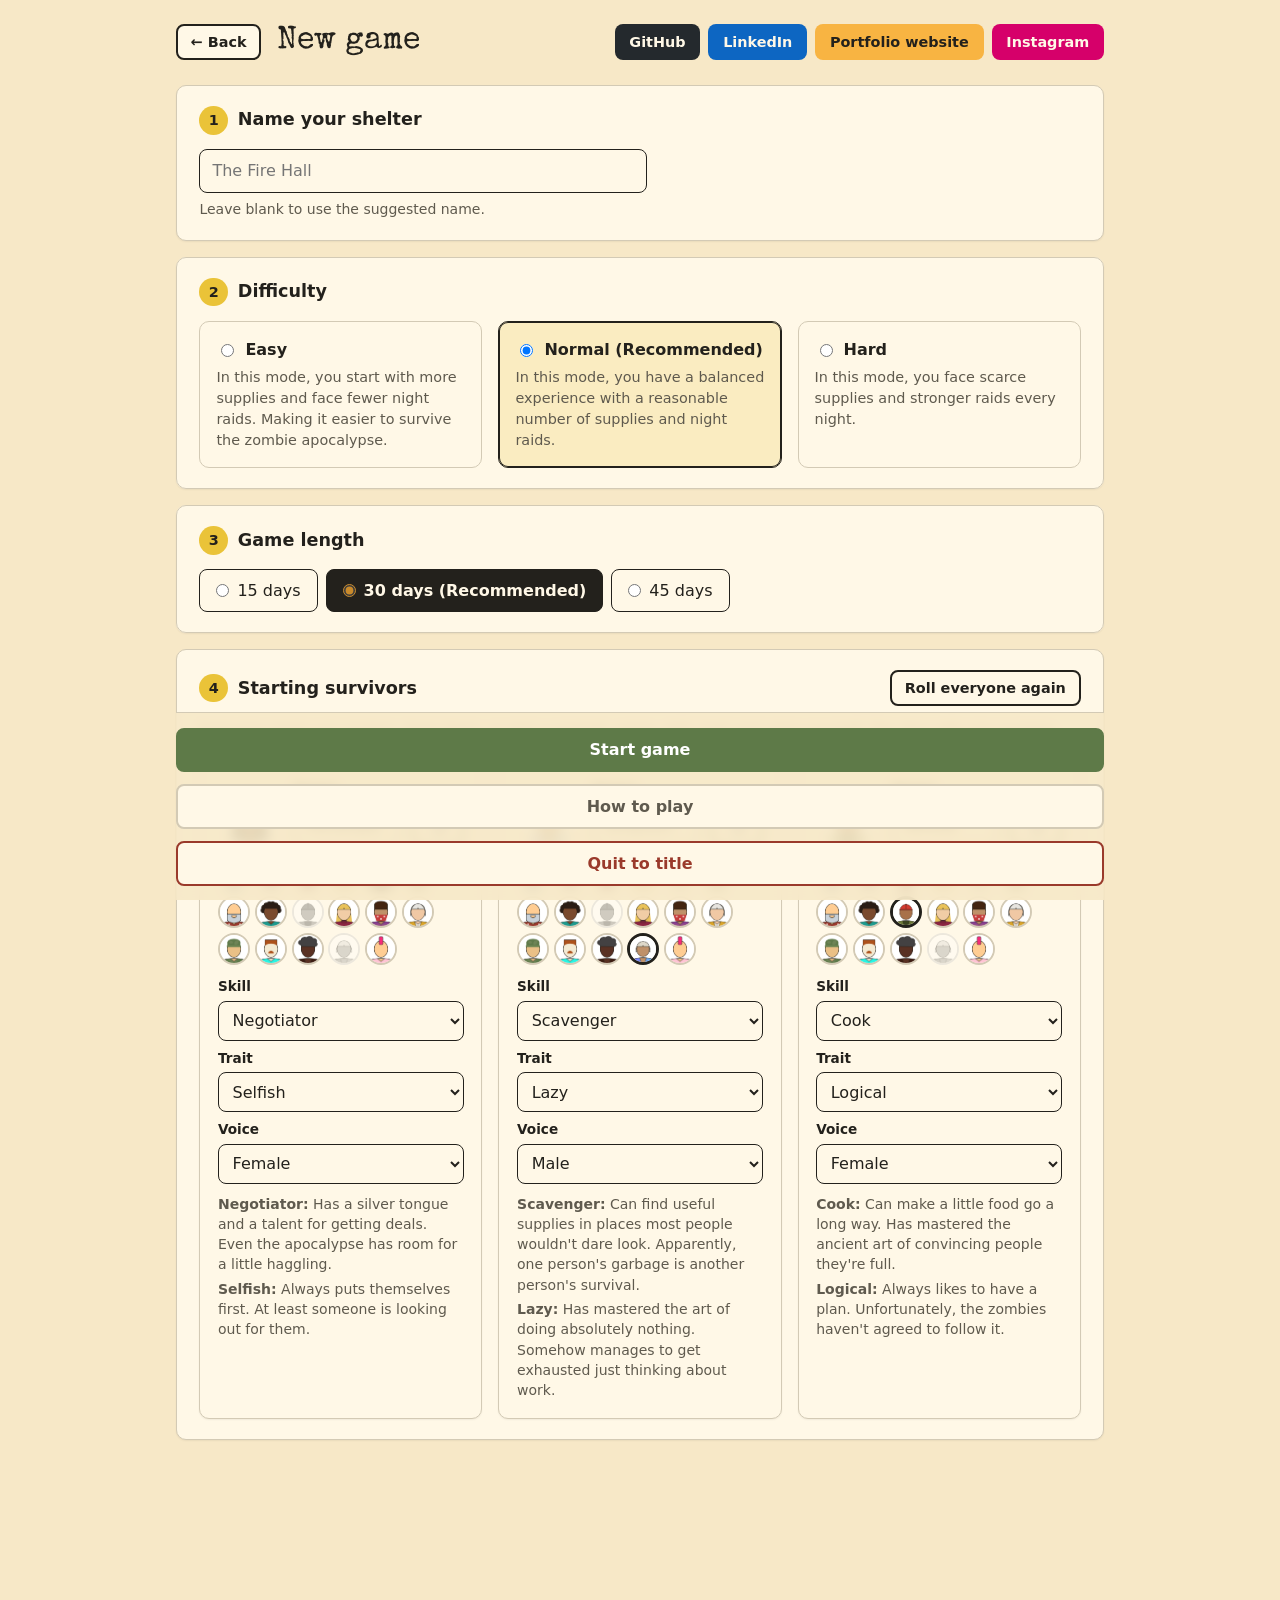
<file: new-game.html>
<!--
=========================================================
FILE: new-game.html
PROJECT: Another Tally - A zombie survival game
AUTHOR: Cygnus J. Wiebe
DATE: December 2026
COURSE: INFS 634 - McGill University
=========================================================
DESCRIPTION:
This is the new game setup page for Another Tally. 
It allows the player to choose a shelter name, difficulty, game length, 
and starting survivors.
=========================================================
TABLE OF CONTENTS
Ctrl+F a tag such as "[S3]" to jump to that section.
Ctrl+K Ctrl+8 folds every region; Ctrl+K Ctrl+9 unfolds them.
=========================================================
[S1] Head ........................ meta, title, icon, fonts, CSS, JS
[S2] Page Header ................. back button, h1
  [S3] Social Links .............. GitHub, LinkedIn, Portfolio, Instagram
[S4] Step 1: Shelter Name ........ text input
[S5] Step 2: Difficulty .......... Easy / Normal / Hard cards
[S6] Step 3: Game Length ......... 15 / 30 / 45 days
[S7] Step 4: Survivors ........... survivor list, reroll
[S8] Form Buttons ................ Quit, How to play, Start game
=========================================================
-->

<!doctype html>
<html lang="en">
  <!-- #region [S1] Head -->
  <head>
    <meta charset="utf-8" />
    <meta name="viewport" content="width=device-width, initial-scale=1" />
    <title>New game — Another Tally</title>
    <link rel="preconnect" href="https://fonts.googleapis.com" />
    <link rel="preconnect" href="https://fonts.gstatic.com" crossorigin />
    <link
      rel="stylesheet"
      href="https://fonts.googleapis.com/css2?family=Special+Elite&display=swap"
    />
    <link rel="stylesheet" href="css/style.css" />
    <link rel="stylesheet" href="css/mobile.css" />
    <link
      rel="icon"
      type="image/png"
      href="assets/icons/anothertally_icon.png"
    />
    <script src="js/common.js"></script>
    <script src="js/balance.js"></script>
    <script src="js/mobile.js"></script>
    <script src="js/debug.js" defer></script>
    <script src="js/new-game.js" defer></script>
  </head>
  <!-- Link to the common JavaScript files, css, fonts and other resources, site Icon, etc...-->
  <!-- #endregion [S1] Head -->

  <body>
    <main class="page page-narrow">
      <!-- #region [S2] Page Header -->
      <header class="page-head">
        <!-- Header for the page that displays the title and back button -->
        <a class="btn btn-sm" href="index.html" data-back>← Back</a>
        <div>
          <h1>New game</h1>
        </div>
        <!-- #region [S3] Social Links -->
        <nav class="social-links" aria-label="Cygnus J. Wiebe online">
          <a
            class="btn btn-sm social social-github"
            href="https://github.com/CJWiebe-Portfolio"
            target="_blank"
            rel="noopener noreferrer"
            >GitHub<span class="visually-hidden"> (opens in a new tab)</span></a
          >
          <a
            class="btn btn-sm social social-linkedin"
            href="https://www.linkedin.com/in/cygnus-j-wiebe"
            target="_blank"
            rel="noopener noreferrer"
            >LinkedIn<span class="visually-hidden">
              (opens in a new tab)</span
            ></a
          >
          <a
            class="btn btn-sm social social-portfolio"
            href="https://projects.cjpwiebe-portfolio.ca/"
            target="_blank"
            rel="noopener noreferrer"
            >Portfolio website<span class="visually-hidden">
              (opens in a new tab)</span
            ></a
          >
          <a
            class="btn btn-sm social social-instagram"
            href="https://www.instagram.com/c.j.wiebe/"
            target="_blank"
            rel="noopener noreferrer"
            >Instagram<span class="visually-hidden">
              (opens in a new tab)</span
            ></a
          >
        </nav>
        <!-- #endregion [S3] Social Links -->
      </header>
      <!-- #endregion [S2] Page Header -->
      <form id="new-game-form" class="setup-form" novalidate>
        <!-- #region [S4] Step 1: Shelter Name -->
        <!-- Step 1: records the name of the Shelter that the player will use, uses a random name if none is provided -->
        <section class="card setup-step">
          <label class="step-title" for="shelter"
            ><span class="step-num" aria-hidden="true">1</span> Name your
            shelter</label
          >
          <input
            type="text"
            id="shelter"
            name="shelter"
            maxlength="40"
            placeholder="The Old Library"
            autocomplete="off"
            aria-describedby="shelter-hint"
          /><!-- Input field for the shelter name, with restrictions on the naming conventions -->
          <p id="shelter-hint" class="small muted field-hint">
            Leave blank to use the suggested name.
          </p>
        </section>
        <!-- #endregion [S4] Step 1: Shelter Name -->

        <!-- #region [S5] Step 2: Difficulty -->
        <!-- Step 2: difficulty -->
        <fieldset class="card setup-step">
          <legend class="step-title">
            <span class="step-num" aria-hidden="true">2</span> Difficulty
          </legend>
          <!-- Allows the player to select the difficulty level, this affects the game's challenge -->
          <div class="grid-3">
            <label class="choice-card">
              <span class="title"
                ><input type="radio" name="difficulty" value="easy" />
                Easy</span
              >
              <p>
                In this mode, you start with more supplies and face fewer night
                raids. Making it easier to survive the zombie apocalypse.
              </p>
            </label>
            <label class="choice-card">
              <span class="title"
                ><input type="radio" name="difficulty" value="normal" /> Normal
                (Recommended)</span
              >
              <p>
                In this mode, you have a balanced experience with a reasonable
                number of supplies and night raids.
              </p>
            </label>
            <label class="choice-card">
              <span class="title"
                ><input type="radio" name="difficulty" value="hard" />
                Hard</span
              >
              <p>
                In this mode, you face scarce supplies and stronger raids every
                night.
              </p>
            </label>
          </div>
        </fieldset>
        <!-- #endregion [S5] Step 2: Difficulty -->

        <!-- #region [S6] Step 3: Game Length -->
        <!-- Step 3: game length -->
        <fieldset class="card setup-step">
          <legend class="step-title">
            <span class="step-num" aria-hidden="true">3</span> Game length
          </legend>
          <!-- Allows the player to select the game length -->
          <div class="choices">
            <label class="choice"
              ><input type="radio" name="length" value="15" /> 15 days</label
            >
            <label class="choice"
              ><input type="radio" name="length" value="30" /> 30 days
              (Recommended)</label
            >
            <label class="choice"
              ><input type="radio" name="length" value="45" /> 45 days</label
            >
          </div>
        </fieldset>
        <!-- #endregion [S6] Step 3: Game Length -->

        <!-- #region [S7] Step 4: Survivors -->
        <!-- Step 4: starting survivors. Each one starts random; the player can
             change their portrait, name, skill, trait and voice, roll one
             again with the dice, or roll the whole group. -->
        <section class="card setup-step">
          <div class="section-head">
            <h2 class="step-title">
              <span class="step-num" aria-hidden="true">4</span> Starting
              survivors
            </h2>
            <button
              class="btn btn-sm"
              type="button"
              id="reroll"
              data-sound="turnPage"
            >
              Roll everyone again
            </button>
          </div>
          <p class="small muted field-hint">
            Everyone starts out random. Keep them, or pick a portrait, name,
            skill, trait and voice yourself. The dice rolls one survivor again.
          </p>
          <p
            id="survivor-error"
            class="small bad-text"
            role="alert"
            aria-live="assertive"
          ></p>
          <ul id="survivor-list" class="grid-3 plain-list"></ul>
        </section>
        <!-- #endregion [S7] Step 4: Survivors -->

        <!-- #region [S8] Form Buttons -->
        <div class="page-actions setup-actions">
          <!-- Allows players to cancel or start the game -->
          <button class="btn btn-primary btn-block">Start game</button>

          <a class="btn btn-quiet btn-block" href="how-to-play.html">
            How to play
          </a>

          <a class="btn btn-danger btn-block" href="index.html">
            Quit to title
          </a>
        </div>
        <!-- #endregion [S8] Form Buttons -->
      </form>
    </main>
  </body>
</html>
</file>
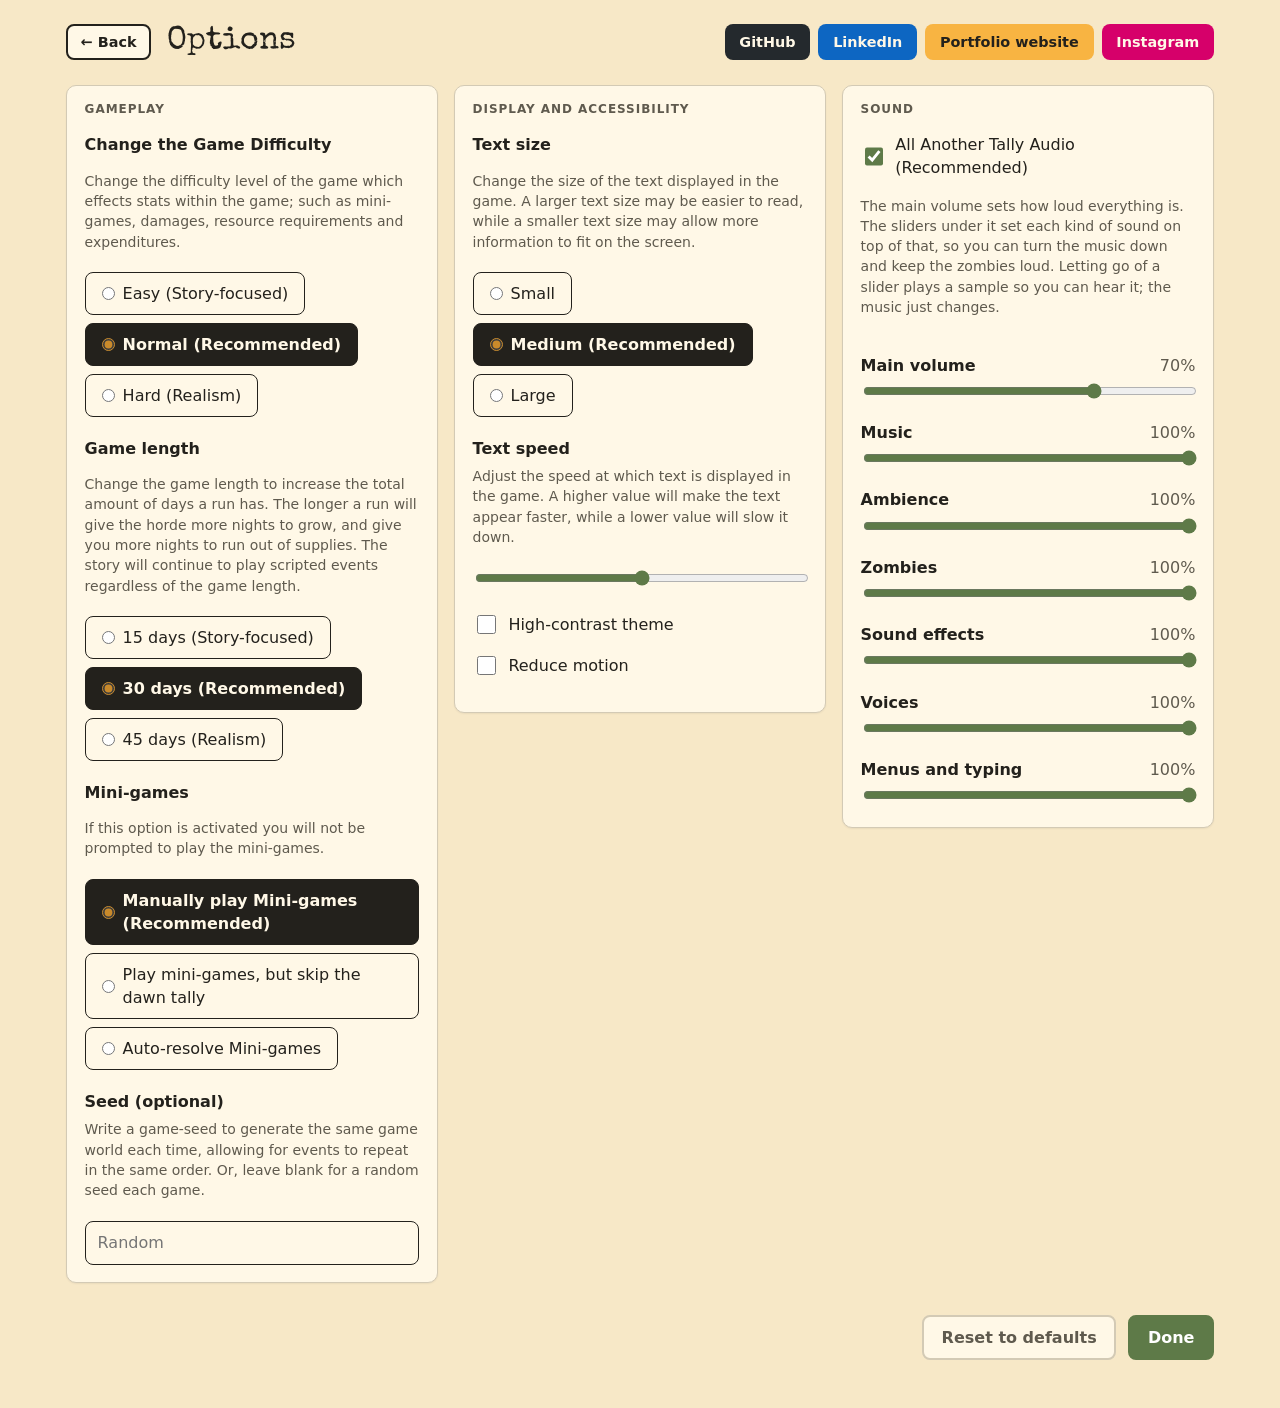
<file: options.html>
<!--
=========================================================
FILE: options.html
PROJECT: Another Tally - A zombie survival game
AUTHOR: Cygnus J. Wiebe
DATE: December 2026
COURSE: INFS 634 - McGill University
=========================================================
DESCRIPTION:
This is the options page for Another Tally. 
It allows the player to customize various settings for the game.
=========================================================
TABLE OF CONTENTS
Ctrl+F a tag such as "[S3]" to jump to that section.
Ctrl+K Ctrl+8 folds every region; Ctrl+K Ctrl+9 unfolds them.
=========================================================
[S1] Head ........................ meta, title, icon, fonts, CSS, JS
[S2] Page Header ................. back button, h1
  [S3] Social Links .............. GitHub, LinkedIn, Portfolio, Instagram
[S4] Gameplay .................... gameplay settings card
  [S5] Difficulty ................ Easy / Normal / Hard
  [S6] Game Length ............... 15 / 30 / 45 days
  [S7] Mini-games ................ play or auto-resolve
  [S8] Seed ...................... optional world seed
[S9] Display & Accessibility ..... display settings card
  [S10] Text Size ................ Small / Medium / Large
  [S11] Text Speed ............... slider
  [S12] Contrast & Motion ........ checkboxes
[S13] Sound ...................... sound on/off, volume
[S14] Saved Message & Buttons .... status, Reset, Done
=========================================================
-->

<!doctype html>
<html lang="en">
  <!-- #region [S1] Head -->
  <head>
    <meta charset="utf-8" />
    <meta name="viewport" content="width=device-width, initial-scale=1" />
    <title>Options — Another Tally</title>
    <link rel="preconnect" href="https://fonts.googleapis.com" />
    <link rel="preconnect" href="https://fonts.gstatic.com" crossorigin />
    <link
      rel="stylesheet"
      href="https://fonts.googleapis.com/css2?family=Special+Elite&display=swap"
    />
    <link rel="stylesheet" href="css/style.css" />
    <link rel="stylesheet" href="css/mobile.css" />
    <link
      rel="icon"
      type="image/png"
      href="assets/icons/anothertally_icon.png"
    />
    <script src="js/common.js"></script>
    <script src="js/mobile.js"></script>
    <script src="js/options.js" defer></script>
  </head>
  <!-- Link to the common JavaScript files, css, fonts and other resources, site Icon, etc...-->
  <!-- #endregion [S1] Head -->

  <body>
    <main class="page">
      <!-- #region [S2] Page Header -->
      <header class="page-head">
        <a class="btn btn-sm" href="index.html" data-back>← Back</a>
        <h1>Options</h1>
        <!-- #region [S3] Social Links -->
        <nav class="social-links" aria-label="Cygnus J. Wiebe online">
          <a
            class="btn btn-sm social social-github"
            href="https://github.com/CJWiebe-Portfolio"
            target="_blank"
            rel="noopener noreferrer"
            >GitHub<span class="visually-hidden"> (opens in a new tab)</span></a
          >
          <a
            class="btn btn-sm social social-linkedin"
            href="https://www.linkedin.com/in/cygnus-j-wiebe"
            target="_blank"
            rel="noopener noreferrer"
            >LinkedIn<span class="visually-hidden">
              (opens in a new tab)</span
            ></a
          >
          <a
            class="btn btn-sm social social-portfolio"
            href="https://projects.cjpwiebe-portfolio.ca/"
            target="_blank"
            rel="noopener noreferrer"
            >Portfolio website<span class="visually-hidden">
              (opens in a new tab)</span
            ></a
          >
          <a
            class="btn btn-sm social social-instagram"
            href="https://www.instagram.com/c.j.wiebe/"
            target="_blank"
            rel="noopener noreferrer"
            >Instagram<span class="visually-hidden">
              (opens in a new tab)</span
            ></a
          >
        </nav>
        <!-- #endregion [S3] Social Links -->
      </header>
      <!-- Header for the page that displays the title and back button -->
      <!-- #endregion [S2] Page Header -->

      <form id="options-form" class="options-grid" novalidate>
        <div>
          <!-- #region [S4] Gameplay -->
          <section class="card" aria-labelledby="gameplay-h">
            <!-- Options for gameplay settings -->
            <h2 id="gameplay-h" class="eyebrow panel-title">Gameplay</h2>

            <!-- #region [S5] Difficulty -->
            <fieldset>
              <!-- Allows the user to select a difficulty level -->
              <legend>Change the Game Difficulty</legend>
              <p class="small muted" style="margin-top: 0.4rem">
                Change the difficulty level of the game which effects stats
                within the game; such as mini-games, damages, resource
                requirements and expenditures.
                <br /><br />
              </p>
              <div class="choices">
                <label class="choice"
                  ><input type="radio" name="difficulty" value="easy" /> Easy
                  (Story-focused)</label
                >
                <label class="choice"
                  ><input type="radio" name="difficulty" value="normal" />
                  Normal (Recommended)</label
                >
                <label class="choice"
                  ><input type="radio" name="difficulty" value="hard" /> Hard
                  (Realism)</label
                >
              </div>
            </fieldset>
            <!-- #endregion [S5] Difficulty -->

            <!-- #region [S6] Game Length -->
            <fieldset>
              <!-- Options for change in game length -->
              <legend>Game length</legend>
              <p class="small muted" style="margin-top: 0.4rem">
                Change the game length to increase the total amount of days a
                run has. The longer a run will give the horde more nights to
                grow, and give you more nights to run out of supplies. The story
                will continue to play scripted events regardless of the game
                length.
                <br /><br />
              </p>
              <div class="choices">
                <label class="choice"
                  ><input type="radio" name="length" value="15" /> 15 days
                  (Story-focused)</label
                >
                <label class="choice"
                  ><input type="radio" name="length" value="30" /> 30 days
                  (Recommended)</label
                >
                <label class="choice"
                  ><input type="radio" name="length" value="45" /> 45 days
                  (Realism)</label
                >
              </div>
            </fieldset>
            <!-- #endregion [S6] Game Length -->

            <!-- #region [S7] Mini-games -->
            <fieldset>
              <!-- Selection for mini-games, with options for playing or auto-resolving -->
              <legend>Mini-games</legend>
              <p class="small muted" style="margin-top: 0.4rem">
                If this option is activated you will not be prompted to play the
                mini-games.
                <br /><br />
              </p>
              <div class="choices">
                <label class="choice"
                  ><input type="radio" name="minigames" value="play" />Manually
                  play Mini-games (Recommended)</label
                >
                <label class="choice"
                  ><input type="radio" name="minigames" value="tally" />
                  Play mini-games, but skip the dawn tally</label
                >
                <label class="choice"
                  ><input type="radio" name="minigames" value="auto" />
                  Auto-resolve Mini-games</label
                >
              </div>
            </fieldset>
            <!-- #endregion [S7] Mini-games -->

            <!-- #region [S8] Seed -->
            <label class="field-label" for="seed">Seed (optional)</label>
            <!-- Allows the user to specify a seed for reproducible gameplay -->
            <p class="small muted" style="margin-top: 0.4rem">
              Write a game-seed to generate the same game world each time,
              allowing for events to repeat in the same order. Or, leave blank
              for a random seed each game.
              <br /><br />
            </p>
            <input
              type="text"
              id="seed"
              name="seed"
              placeholder="Random"
              autocomplete="off"
            />
            <!-- #endregion [S8] Seed -->
          </section>
          <!-- #endregion [S4] Gameplay -->
        </div>

        <!-- #region [S9] Display & Accessibility -->
        <section class="card" aria-labelledby="display-h">
          <!-- Allows the user to specify display and accessibility preferences -->
          <h2 id="display-h" class="eyebrow panel-title">
            Display and accessibility
          </h2>

          <!-- #region [S10] Text Size -->
          <fieldset>
            <!-- Allows the user to specify text size -->
            <legend>Text size</legend>
            <p class="small muted" style="margin-top: 0.4rem">
              Change the size of the text displayed in the game. A larger text
              size may be easier to read, while a smaller text size may allow
              more information to fit on the screen.
              <br /><br />
            </p>
            <div class="choices">
              <label class="choice"
                ><input type="radio" name="textSize" value="small" />
                Small</label
              >
              <label class="choice"
                ><input type="radio" name="textSize" value="medium" /> Medium
                (Recommended)</label
              >
              <label class="choice"
                ><input type="radio" name="textSize" value="large" />
                Large</label
              >
            </div>
          </fieldset>
          <!-- #endregion [S10] Text Size -->

          <!-- #region [S11] Text Speed -->
          <label class="field-label" for="textSpeed">Text speed</label>
          <!-- Allows the user to specify text speed -->
          <p class="small muted" style="margin-top: 0.4rem">
            Adjust the speed at which text is displayed in the game. A higher
            value will make the text appear faster, while a lower value will
            slow it down.
            <br /><br />
          </p>
          <input
            type="range"
            id="textSpeed"
            name="textSpeed"
            min="0"
            max="100"
            step="10"
          />
          <!-- #endregion [S11] Text Speed -->

          <!-- #region [S12] Contrast & Motion -->
          <div style="margin-top: 1.25rem">
            <!-- Allows the user to turn on/off high-contrast theme -->
            <label class="check"
              ><input type="checkbox" name="highContrast" /> High-contrast
              theme</label
            >
            <!-- Allows the user to turn on/off reduced motion of animations -->
            <label class="check"
              ><input type="checkbox" name="reduceMotion" /> Reduce
              motion</label
            >
          </div>
          <!-- #endregion [S12] Contrast & Motion -->
        </section>
        <!-- #endregion [S9] Display & Accessibility -->

        <!-- #region [S13] Sound -->
        <section class="card" aria-labelledby="sound-h">
          <!-- Turns all the game's audio on or off, sets the main volume, and
               sets each kind of sound on top of it (see SOUND_GROUPS in common.js) -->
          <h2 id="sound-h" class="eyebrow panel-title">Sound</h2>
          <label class="check"
            ><input type="checkbox" name="sound" /> All Another Tally Audio
            (Recommended)</label
          >
          <p class="small muted" style="margin-top: 0.4rem">
            The main volume sets how loud everything is. The sliders under it
            set each kind of sound on top of that, so you can turn the music
            down and keep the zombies loud. Letting go of a slider plays a
            sample so you can hear it; the music just changes.
            <br /><br />
          </p>
          <div class="volume-row">
            <label class="field-label" for="volume">Main volume</label>
            <output for="volume" data-for="volume"></output>
          </div>
          <input
            type="range"
            id="volume"
            name="volume"
            min="0"
            max="100"
            step="5"
          />
          <div class="volume-row">
            <label class="field-label" for="musicVolume">Music</label>
            <output for="musicVolume" data-for="musicVolume"></output>
          </div>
          <input
            type="range"
            id="musicVolume"
            name="musicVolume"
            min="0"
            max="100"
            step="5"
          />
          <div class="volume-row">
            <label class="field-label" for="ambienceVolume">Ambience</label>
            <output for="ambienceVolume" data-for="ambienceVolume"></output>
          </div>
          <input
            type="range"
            id="ambienceVolume"
            name="ambienceVolume"
            min="0"
            max="100"
            step="5"
            data-sample="rooster"
          />
          <div class="volume-row">
            <label class="field-label" for="zombieVolume">Zombies</label>
            <output for="zombieVolume" data-for="zombieVolume"></output>
          </div>
          <input
            type="range"
            id="zombieVolume"
            name="zombieVolume"
            min="0"
            max="100"
            step="5"
            data-sample="zombieGroan"
          />
          <div class="volume-row">
            <label class="field-label" for="effectsVolume">Sound effects</label>
            <output for="effectsVolume" data-for="effectsVolume"></output>
          </div>
          <input
            type="range"
            id="effectsVolume"
            name="effectsVolume"
            min="0"
            max="100"
            step="5"
            data-sample="doorOpen"
          />
          <div class="volume-row">
            <label class="field-label" for="voicesVolume">Voices</label>
            <output for="voicesVolume" data-for="voicesVolume"></output>
          </div>
          <input
            type="range"
            id="voicesVolume"
            name="voicesVolume"
            min="0"
            max="100"
            step="5"
            data-sample="hurtMale"
          />
          <div class="volume-row">
            <label class="field-label" for="interfaceVolume">Menus and typing</label>
            <output for="interfaceVolume" data-for="interfaceVolume"></output>
          </div>
          <input
            type="range"
            id="interfaceVolume"
            name="interfaceVolume"
            min="0"
            max="100"
            step="5"
            data-sample="click"
          />
        </section>
        <!-- #endregion [S13] Sound -->
      </form>

      <!-- #region [S14] Saved Message & Buttons -->
      <p
        id="saved-msg"
        class="small muted"
        role="status"
        aria-live="polite"
        style="margin-top: 1rem"
      ></p>

      <div class="page-actions">
        <button class="btn btn-quiet" type="button" id="reset">
          Reset to defaults
        </button>
        <a class="btn btn-primary" href="index.html" data-back>Done</a>
      </div>
      <!-- #endregion [S14] Saved Message & Buttons -->
    </main>
  </body>
</html>
</file>
<file: css/style.css>
/*
=========================================================
FILE: style.css
PROJECT: Another Tally - A zombie survival game
AUTHOR: Cygnus J. Wiebe
DATE: December 2026
COURSE: INFS 634 - McGill University
=========================================================
DESCRIPTION:
One stylesheet for every page of the game.

Display settings from the Options page arrive as data-attributes on <html>
(set by js/common.js): data-text-size, data-contrast, data-motion.

The time of day arrives as data-phase="dawn | day | dusk | night" on <html>
(set by js/game.js). Any other element can carry data-phase too (the phase
pill, the How to Play cards) and it will take on that phase's colours.

=========================================================
TABLE OF CONTENTS
Ctrl+F a number such as "7f." to jump to that section.
Ctrl+K Ctrl+8 folds every region; Ctrl+K Ctrl+9 unfolds them.
=========================================================
  01. Design tokens ............ every colour, font and size lives here
        1a. Shared colours (all phases)
        1b. Dawn palette
        1c. Day palette
        1d. Dusk palette
        1e. Night palette
        1f. Single-use colours
        1g. Typography and shape
        1h. Active palette (defaults to Day)
  02. Phase themes ............. swaps the active palette per phase
  03. Accessibility settings ... text size, high contrast, reduced motion
  04. Base elements ............ reset, body, headings, links, focus
  05. Utilities ................ small helper classes
  06. Layout ................... page wrappers and grids
  07. Components
        7a. Buttons
        7b. Chips
        7c. Cards
        7d. Forms
        7e. Tables
        7f. Dialogs
        7g. Toast
        7h. Portraits and art
  08. Pages
        8a. Title screen
        8b. How to Play
        8c. New Game
        8d. Options
        8e. End screen
  09. In-game
        9a. Top bar
        9b. Phase pill
        9c. Tabs and game layout
        9d. Side panel
        9e. Facilities
        9f. Survivors
        9g. Map
        9h. Trade
        9i. Log
        9j. Event cards
        9j-2. Report pop-up
        9k. Skills and traits
        9l. Turn clarity
        9m. Tally marks
  10. Mini-games
        10a. Shared mini-game frame
        10b. Defense
        10c. Lockpick
        10d. Search
        10e. Tally
*/

/* #region 01. DESIGN TOKENS */
/*
===============================================================
01. DESIGN TOKENS
===============================================================
Change colours here, not in the rules further down. Each phase has the
same six roles so they can be swapped one-for-one:
  --bg         page background (also the mini-game canvas)
  --surface    cards, bars and anything sitting on the background
  --surface-2  hover states, meters, secondary fills
  --ink        main text, outlines and "on" states
  --muted      secondary text
  --line       borders and dividers
  --phase      the signature colour of the phase (phase pill, card stripes)
  --phase-ink  text that sits on top of --phase
*/

:root {
  /* #region 1a. Shared colours (all phases) */
  /* ---------- 1a. Shared colours (all phases) ---------- */
  --healing: #0ab1e0; /* Healing effects (CURRENTLY NOT USED) */
  --accent: #5e7a48; /* Primary action colour, good states */
  --accent-ink: #ffffff; /* Text on top of --accent (.btn-primary, set lockpick pins) */
  --accent-2: #c98a2b; /* Secondary highlight (.notice, .choice) */
  --danger: #9a3a2b; /* Bad outcomes */
  --focus: #c98a2b; /* Keyboard focus ring */
  /* #endregion 1a. Shared colours (all phases) */

  /* #region 1b. Dawn palette */
  /* ---------- 1b. Dawn palette: rose and peach, the sun coming up ---------- */
  --bg-dawn: #f4d9cf;
  --surface-dawn: #fff3ee;
  --surface-2-dawn: #f0b49c;
  --ink-dawn: #2b1f24;
  --muted-dawn: #6e5258;
  --line-dawn: #e2bfb3;
  --phase-dawn: #e07a5f;
  --phase-ink-dawn: #2b1f24;
  /* #endregion 1b. Dawn palette */

  /* #region 1c. Day palette */
  /* ---------- 1c. Day palette: warm cream and mustard ---------- */
  --bg-day: #f7e8c7;
  --surface-day: #fff8e7;
  --surface-2-day: #eac338;
  --ink-day: #23211c;
  --muted-day: #5f5a4e;
  --line-day: #d3cab5;
  --phase-day: #eac338;
  --phase-ink-day: #23211c;
  /* #endregion 1c. Day palette */

  /* #region 1d. Dusk palette */
  /* ---------- 1d. Dusk palette: plum with a burnt-orange sunset ---------- */
  --bg-dusk: #3b2436;
  --surface-dusk: #4d2f45;
  --surface-2-dusk: #9c4a2a;
  --ink-dusk: #fbe8da;
  --muted-dusk: #dcbcb0;
  --line-dusk: #7a5068;
  --phase-dusk: #e07f3c;
  --phase-ink-dusk: #1f1218;
  --danger-dusk: #f08a72; /* Lighter red so warnings stay readable on dark */
  /* #endregion 1d. Dusk palette */

  /* #region 1e. Night palette */
  /* ---------- 1e. Night palette: deep navy with moonlit violet ---------- */
  --bg-night: #121525;
  --surface-night: #1c1c23;
  --surface-2-night: #403a84;
  --ink-night: #f1ece0;
  --muted-night: #a8a090;
  --line-night: #5f5a4e;
  --phase-night: #8a93e8;
  --phase-ink-night: #121525;
  --danger-night: #f08a72;
  /* #endregion 1e. Night palette */

  /* #region 1f. Single-use colours */
  /* ---------- 1f. Single-use colours ---------- */
  --title_screen: #f7e8c7c7; /* Translucent panel over the title art */
  --dialog: #f7e8c7c7; /* Reserved for dialogs (CURRENTLY NOT USED) */
  --white_text: #f7e8c7c7; /* Resting border of a wrong lockpick pin */
  --hatch: rgba(35, 33, 28, 0.07);
  /* #endregion 1f. Single-use colours */

  /* #region 1g. Typography and shape */
  /* ---------- 1g. Typography and shape ---------- */
  --font-display: "Special Elite", "Courier New", monospace;
  --font-body: system-ui, -apple-system, "Caveat", Roboto, sans-serif;
  --radius: 10px;
  --shadow: 0 1px 2px rgba(0, 0, 0, 0.06);
  --shadow-lift: 0 10px 30px
    color-mix(in srgb, var(--bg-night) 30%, transparent);
  --shadow-hover: 0 6px 18px rgba(0, 0, 0, 0.1); /* Lift for cards on hover */
  --phase-fade: 0.6s; /* How long the colours take to change between phases */
  --content-max: 1400px; /* Widest the in-game content gets */
  --header-h: 0px; /* Height of the sticky game header, set by js/game.js */
  font-size: 16px;
  /* #endregion 1g. Typography and shape */

  /* #region 1h. Active palette (Day by default) */
  /* ---------- 1h. Active palette (Day by default) ----------
     Every rule below reads these. Section 02 re-points them per phase. */
  --bg: var(--bg-day);
  --surface: var(--surface-day);
  --surface-2: var(--surface-2-day);
  --ink: var(--ink-day);
  --muted: var(--muted-day);
  --line: var(--line-day);
  --phase: var(--phase-day);
  --phase-ink: var(--phase-ink-day);
  /* #endregion 1h. Active palette (Day by default) */
}
/* #endregion 01. DESIGN TOKENS */

/* #region 02. PHASE THEMES */
/*
===============================================================
02. PHASE THEMES
===============================================================
A turn runs Dawn -> Day -> Dusk -> Night. Putting data-phase on any
element re-points the active palette for that element and everything
inside it.
*/

[data-phase="dawn"] {
  --bg: var(--bg-dawn);
  --surface: var(--surface-dawn);
  --surface-2: var(--surface-2-dawn);
  --ink: var(--ink-dawn);
  --muted: var(--muted-dawn);
  --line: var(--line-dawn);
  --phase: var(--phase-dawn);
  --phase-ink: var(--phase-ink-dawn);
}

[data-phase="day"] {
  --bg: var(--bg-day);
  --surface: var(--surface-day);
  --surface-2: var(--surface-2-day);
  --ink: var(--ink-day);
  --muted: var(--muted-day);
  --line: var(--line-day);
  --phase: var(--phase-day);
  --phase-ink: var(--phase-ink-day);
}

[data-phase="dusk"] {
  --bg: var(--bg-dusk);
  --surface: var(--surface-dusk);
  --surface-2: var(--surface-2-dusk);
  --ink: var(--ink-dusk);
  --muted: var(--muted-dusk);
  --line: var(--line-dusk);
  --phase: var(--phase-dusk);
  --phase-ink: var(--phase-ink-dusk);
  --danger: var(--danger-dusk);
}

[data-phase="night"] {
  --bg: var(--bg-night);
  --surface: var(--surface-night);
  --surface-2: var(--surface-2-night);
  --ink: var(--ink-night);
  --muted: var(--muted-night);
  --line: var(--line-night);
  --phase: var(--phase-night);
  --phase-ink: var(--phase-ink-night);
  --danger: var(--danger-night);
}

/* Text colour has to be re-applied where the palette changes,
   otherwise it inherits the parent's (already resolved) colour. */
[data-phase] {
  color: var(--ink);
}
/* #endregion 02. PHASE THEMES */

/* #region 03. ACCESSIBILITY SETTINGS (from the Options page) */
/*
===============================================================
03. ACCESSIBILITY SETTINGS (from the Options page)
===============================================================
These come after the phase themes so they always win.
*/

/* ---------- Text size ---------- */
html[data-text-size="small"] {
  font-size: 14px;
}
html[data-text-size="large"] {
  font-size: 19px;
}

/* ---------- High contrast: overrides every phase ---------- */
html[data-contrast="high"],
html[data-contrast="high"] [data-phase] {
  --bg: #ffffff;
  --surface: #ffffff;
  --surface-2: #e6e6e6;
  --ink: #000000;
  --muted: #1f1f1f;
  --line: #000000;
  --phase: #000000;
  --phase-ink: #ffffff;
  --accent: #1f4510;
  --accent-2: #7a4a00;
  --danger: #7a1608;
  --focus: #0047ff;
  --hatch: rgba(0, 0, 0, 0.12);
}

/* ---------- Reduced motion ---------- */
html[data-motion="reduce"] *,
html[data-motion="reduce"] *::before,
html[data-motion="reduce"] *::after,
html[data-motion="reduce"] ::backdrop {
  transition: none !important;
  animation: none !important;
  scroll-behavior: auto !important;
}
/* #endregion 03. ACCESSIBILITY SETTINGS (from the Options page) */

/* #region 04. BASE ELEMENTS */
/*
===============================================================
04. BASE ELEMENTS
===============================================================
*/

*,
*::before,
*::after {
  box-sizing: border-box;
}

body {
  margin: 0;
  background: var(--bg);
  color: var(--ink);
  font-family: var(--font-body);
  line-height: 1.45;
  transition:
    background-color var(--phase-fade),
    color var(--phase-fade);
}

h1,
h2,
h3 {
  line-height: 1.15;
  margin: 0;
}
h1 {
  font-family: var(--font-display);
  font-weight: 400;
  font-size: 2rem;
}
h2 {
  font-size: 1.35rem;
}
h3 {
  font-size: 1.05rem;
}

p {
  margin: 0;
}
a {
  color: inherit;
}

:focus-visible {
  outline: 3px solid var(--focus);
  outline-offset: 2px;
}
/* #endregion 04. BASE ELEMENTS */

/* #region 05. UTILITIES */
/*
===============================================================
05. UTILITIES
===============================================================
*/

.visually-hidden {
  position: absolute !important;
  width: 1px;
  height: 1px;
  margin: -1px;
  overflow: hidden;
  clip: rect(0 0 0 0);
  white-space: nowrap;
  border: 0;
}

.skip-link {
  position: absolute;
  left: 1rem;
  top: -3rem;
  z-index: 100;
  background: var(--ink);
  color: var(--surface);
  padding: 0.5rem 1rem;
  border-radius: 6px;
}
.skip-link:focus {
  top: 1rem;
}

.muted {
  color: var(--muted);
}
.small {
  font-size: 0.875rem;
}
.eyebrow {
  font-size: 0.75rem;
  font-weight: 700;
  letter-spacing: 0.08em;
  text-transform: uppercase;
  color: var(--muted);
}

.notice {
  background: var(--surface-2);
  border-left: 4px solid var(--accent-2);
  padding: 0.75rem 1rem;
  border-radius: 6px;
  margin-bottom: 1.25rem;
}

.empty {
  padding: 2rem;
  text-align: center;
  color: var(--muted);
}

/* Text speed: letters not typed yet keep their space but stay invisible,
   so typed text never makes a dialog jump (see typeText in common.js). */
.untyped {
  visibility: hidden;
}

/* Small warning text, e.g. "Need 3 more materials" under the fence button on the Map. */
.bad-text {
  color: var(--danger);
}

.plain-list {
  list-style: none;
  padding: 0;
  margin: 0;
}
.field-hint {
  margin-top: 0.4rem;
}
/* #endregion 05. UTILITIES */

/* #region 06. LAYOUT */
/*
===============================================================
06. LAYOUT
===============================================================
*/

.page {
  max-width: 1180px;
  margin: 0 auto;
  padding: 1.5rem 1rem 3rem;
}
.page-narrow {
  max-width: 960px;
}
.page-head {
  display: flex;
  align-items: center;
  gap: 1rem;
  margin-bottom: 1.5rem;
}
/* Credits page: links to the creator's profiles, on the right of the header.
   Brand colours, darkened where needed so the text stays readable.
   High contrast mode drops the colours and uses the normal buttons. */
.social-links {
  display: flex;
  flex-wrap: wrap;
  justify-content: flex-end;
  gap: 0.5rem;
  margin-left: auto;
}
.btn.social {
  border-color: transparent;
  color: #fff8e7;
}
.btn.social:hover {
  filter: brightness(0.88);
}
.btn.social-github {
  background: #24292d;
}
.btn.social-linkedin {
  background: #0d66c2;
}
.btn.social-portfolio {
  background: #f8b442;
  color: #23211c;
}
.btn.social-instagram {
  background: #d6006a;
}
html[data-contrast="high"] .btn.social {
  background: var(--surface);
  border-color: var(--ink);
  color: var(--ink);
  filter: none;
}
@media (max-width: 760px) {
  /* On phones the links drop to their own row under the title. */
  .page-head:has(.social-links) {
    flex-wrap: wrap;
  }
  .social-links {
    flex-basis: 100%;
    justify-content: flex-start;
    margin-left: 0;
  }
}
.page-actions {
  display: flex;
  justify-content: flex-end;
  gap: 0.75rem;
  margin-top: 2rem;
  flex-wrap: wrap;
}

.grid-3 {
  display: grid;
  gap: 1rem;
  grid-template-columns: repeat(auto-fill, minmax(260px, 1fr));
}

.section-head {
  display: flex;
  justify-content: space-between;
  align-items: center;
  gap: 1rem;
  margin: 1.5rem 0 0.75rem;
  flex-wrap: wrap;
}
/* Heading row at the top of each in-game tab */
.panel-head {
  display: flex;
  justify-content: space-between;
  align-items: baseline;
  gap: 0.25rem 1rem;
  margin-bottom: 1.25rem;
  padding-bottom: 0.75rem;
  border-bottom: 1px solid var(--line);
  flex-wrap: wrap;
}
.panel-head h2 {
  font-family: var(--font-display);
  font-weight: 400;
  font-size: 1.75rem;
}
.panel-title {
  display: flex;
  justify-content: space-between;
  align-items: baseline;
  margin-bottom: 1rem;
}
/* #endregion 06. LAYOUT */

/* #region 07. COMPONENTS */
/*
===============================================================
07. COMPONENTS
===============================================================
*/

/* #region 7a. Buttons */
/* ---------- 7a. Buttons ---------- */
.btn {
  display: inline-flex;
  align-items: center;
  justify-content: center;
  gap: 0.4rem;
  min-height: 2.75rem;
  padding: 0.55rem 1.1rem;
  border: 2px solid var(--ink);
  border-radius: 8px;
  background: var(--surface);
  color: var(--ink);
  font: inherit;
  font-weight: 700;
  text-decoration: none;
  cursor: pointer;
  transition:
    background 0.15s,
    transform 0.1s;
}
.btn:hover {
  background: var(--surface-2);
}
.btn:active {
  transform: translateY(1px);
}
.btn-primary {
  background: var(--accent);
  border-color: var(--accent);
  color: var(--accent-ink);
}
.btn-primary:hover {
  background: var(--ink);
  border-color: var(--ink);
  color: var(--bg); /* --ink is light at dusk/night, so the text flips too */
}
.btn-quiet {
  border-color: var(--line);
  color: var(--muted);
}
.btn-block {
  width: 100%;
}
.btn-sm {
  min-height: 2.25rem;
  padding: 0.35rem 0.8rem;
  font-size: 0.9rem;
}
/* A square button holding one symbol (the mute button in the top bar). */
.btn-icon {
  min-width: 2.75rem;
  padding: 0.35rem 0.6rem;
  font-size: 1.15rem;
  line-height: 1;
}
.btn-icon[aria-pressed="true"] {
  background: var(--surface-2);
}
.btn[disabled],
.btn[aria-disabled="true"] {
  border-color: var(--line);
  color: var(--muted);
  background: transparent;
  cursor: not-allowed;
}
/* #endregion 7a. Buttons */

/* #region 7b. Chips */
/* ---------- 7b. Chips ---------- */
.chip {
  display: inline-block;
  padding: 0.15rem 0.65rem;
  border: 1px solid var(--ink);
  border-radius: 999px;
  font-size: 0.8rem;
  background: var(--surface);
}
/* #endregion 7b. Chips */

/* #region 7c. Cards */
/* ---------- 7c. Cards ---------- */
.card {
  background: var(--surface);
  border: 1px solid var(--line);
  border-radius: var(--radius);
  padding: 1.1rem;
  box-shadow: var(--shadow);
  transition:
    background-color var(--phase-fade),
    border-color var(--phase-fade);
}
/* A card tagged with a phase gets that phase's colour as a top stripe. */
.card[data-phase] {
  border-top: 5px solid var(--phase);
}
/* Cards the player works with lift slightly on hover. */
.facility,
.survivor,
.choice-card {
  transition:
    transform 0.15s,
    box-shadow 0.15s,
    border-color 0.15s,
    background-color var(--phase-fade);
}
.facility:hover,
.survivor:hover,
.choice-card:hover {
  transform: translateY(-2px);
  box-shadow: var(--shadow-hover);
}
/* #endregion 7c. Cards */

/* #region 7d. Forms */
/* ---------- 7d. Forms ---------- */
fieldset {
  border: 0;
  padding: 0;
  margin: 0 0 1.25rem;
}
legend,
.field-label {
  font-weight: 700;
  margin-bottom: 0.5rem;
  padding: 0;
}

.choices {
  display: flex;
  flex-wrap: wrap;
  gap: 0.5rem;
}
.choice {
  display: inline-flex;
  align-items: center;
  gap: 0.5rem;
  padding: 0.55rem 1rem;
  border: 1px solid var(--ink);
  border-radius: 8px;
  background: var(--surface);
  cursor: pointer;
}
.choice:has(input:checked) {
  background: var(--ink);
  color: var(--surface);
  font-weight: 700;
}
.choice:has(input:focus-visible) {
  outline: 3px solid var(--focus);
  outline-offset: 2px;
}
.choice input {
  accent-color: var(--accent-2);
  margin: 0;
}

.choice-card {
  display: block;
  padding: 1rem;
  border: 1px solid var(--line);
  border-radius: var(--radius);
  background: var(--surface);
  cursor: pointer;
}
/* Selected card: a thicker outline drawn with a shadow (so nothing shifts)
   and a tint of the phase colour. */
.choice-card:has(input:checked) {
  border-color: var(--ink);
  box-shadow: inset 0 0 0 1px var(--ink);
  background: color-mix(in srgb, var(--phase) 22%, var(--surface));
}
.choice-card:has(input:focus-visible) {
  outline: 3px solid var(--focus);
  outline-offset: 2px;
}
.choice-card .title {
  font-weight: 700;
  display: flex;
  gap: 0.5rem;
  align-items: center;
}
.choice-card p {
  margin-top: 0.4rem;
  color: var(--muted);
  font-size: 0.9rem;
}

.check {
  display: flex;
  align-items: center;
  gap: 0.6rem;
  margin-bottom: 1rem;
  cursor: pointer;
}
.check input {
  width: 1.2rem;
  height: 1.2rem;
  accent-color: var(--accent);
}

input[type="text"] {
  width: 100%;
  max-width: 28rem;
  min-height: 2.75rem;
  padding: 0.5rem 0.75rem;
  border: 1px solid var(--ink);
  border-radius: 8px;
  font: inherit;
  background: var(--surface);
  color: var(--ink);
}
input[type="range"] {
  width: 100%;
  accent-color: var(--accent);
}
select {
  width: 100%;
  min-height: 2.5rem;
  padding: 0.4rem 0.6rem;
  font: inherit;
  border: 1px solid var(--ink);
  border-radius: 8px;
  background: var(--surface);
  color: var(--ink);
}
/* #endregion 7d. Forms */

/* #region 7e. Tables */
/* ---------- 7e. Tables ---------- */
table {
  width: 100%;
  border-collapse: collapse;
}
th,
td {
  text-align: left;
  padding: 0.65rem 0.5rem;
  border-bottom: 1px solid var(--line);
}
thead th {
  border-bottom: 2px solid var(--ink);
}
/* Wide tables (How to play's facility upgrades) scroll sideways on small screens. */
.table-scroll {
  overflow-x: auto;
}
.facility-table th,
.facility-table td {
  vertical-align: top;
  min-width: 9.5rem;
}
.facility-table .small {
  display: inline-block;
  margin-top: 0.2rem;
}
/* #endregion 7e. Tables */

/* #region 7f. Dialogs */
/* ---------- 7f. Dialogs ---------- */
dialog {
  border: 0;
  border-radius: 14px;
  padding: 1.5rem;
  width: min(560px, calc(100vw - 2rem));
  background: var(--surface);
  color: var(--ink);
  box-shadow: 0 20px 60px rgba(0, 0, 0, 0.35);
}
dialog.wide {
  width: min(880px, calc(100vw - 2rem));
}
/* The backdrop is a see-through veil, not a solid colour, so the base
   screen stays visible underneath and you can watch it change colour as
   the phase turns. A glow of the current phase colour falls from the top
   (the sun at dawn/dusk, the moon at night) over a dim layer that keeps
   the pop-up readable. The var() fallbacks cover older browsers where
   ::backdrop can't see the page's custom properties. */
dialog::backdrop {
  background:
    radial-gradient(
      ellipse 90% 60% at 50% 0%,
      color-mix(in srgb, var(--phase, #e07f3c) 35%, transparent),
      transparent 70%
    ),
    color-mix(in srgb, var(--bg-night, #121525) 50%, transparent);
  backdrop-filter: blur(1.5px);
  -webkit-backdrop-filter: blur(1.5px);
  animation: backdrop-in var(--phase-fade, 0.6s) ease-out;
}
/* Pause hides the game more firmly, since play is stopped. */
dialog.pause::backdrop {
  background: color-mix(in srgb, var(--bg-night, #121525) 80%, transparent);
  backdrop-filter: blur(4px);
  -webkit-backdrop-filter: blur(4px);
}
/* Reports, events and mini-games carry the phase colour as a top stripe,
   the same way phase cards do, and rise gently into place. */
#story-dialog,
#report-dialog,
#event-dialog,
#minigame-dialog {
  border-top: 5px solid var(--phase);
}
dialog[open] {
  animation: dialog-in 0.35s ease-out;
}
@keyframes dialog-in {
  from {
    opacity: 0;
    transform: translateY(12px) scale(0.98);
  }
}
@keyframes backdrop-in {
  from {
    opacity: 0;
  }
}
dialog h2 {
  margin-bottom: 0.5rem;
}
dialog .ph.art {
  height: 160px;
  margin: 0.75rem 0 1rem;
}

/* Pause menu: Resume on top, the two pages that open in a new tab side by
   side, Quit set apart as a warning, and the creator's links as a footer. */
.pause {
  text-align: center;
  width: min(440px, calc(100vw - 2rem));
  padding: 1.75rem 1.5rem 1.25rem;
}
.pause h2 {
  font-size: 1.8rem;
}
.pause-sub {
  margin: 0.15rem 0 1.25rem;
  color: var(--muted);
  font-size: 0.9rem;
}
.pause-resume {
  min-height: 3.25rem;
  font-size: 1.05rem;
}
.pause-pages {
  display: grid;
  grid-template-columns: 1fr 1fr;
  gap: 0.6rem;
  margin-top: 0.6rem;
}
.pause-hint {
  margin: 0.4rem 0 0;
  color: var(--muted);
  font-size: 0.8rem;
}
.pause-quit {
  margin-top: 1.25rem;
  padding-top: 1.25rem;
  border-top: 1px solid var(--line);
}
/* A warning-coloured outline button for actions that throw something away. */
.btn-danger {
  border-color: var(--danger);
  color: var(--danger);
}
.btn-danger:hover {
  background: var(--danger);
  color: var(--surface);
}
.pause-foot {
  margin-top: 1.25rem;
  padding-top: 1rem;
  border-top: 1px solid var(--line);
}
.pause-foot .eyebrow {
  margin-bottom: 0.6rem;
}
.pause-foot .social-links {
  justify-content: center;
  margin-left: 0;
  gap: 0.4rem;
}
.pause-foot .social {
  padding: 0.3rem 0.7rem;
}
.pause-pages .btn {
  padding-inline: 0.6rem;
  white-space: nowrap;
}
@media (max-width: 480px) {
  /* Phones: the four links sit in two even rows instead of 3 + 1. */
  .pause-foot .social-links {
    display: grid;
    grid-template-columns: 1fr 1fr;
  }
}
/* #endregion 7f. Dialogs */

/* #region 7g. Toast */
/* ---------- 7g. Toast ---------- */
.toast {
  position: fixed;
  left: 50%;
  bottom: 1.5rem;
  transform: translateX(-50%);
  background: var(--ink);
  color: var(--surface);
  padding: 0.7rem 1.1rem;
  border-radius: 8px;
  max-width: calc(100vw - 2rem);
  box-shadow: var(--shadow);
  z-index: 50;
}
/* #endregion 7g. Toast */

/* #region 7h. Portraits and art */
/* ---------- 7h. Portraits and art ---------- */
.avatar {
  width: 56px;
  height: 56px;
  flex: none;
}
.portrait {
  display: block;
  object-fit: cover;
  border-radius: 50%;
  background: var(--surface-2);
  border: 1px solid var(--line);
}

/* Each frame takes the shape of its picture, so nothing gets cut off.
   Scenes are 16:9 (1920x1080); the mini-game banners are 1920x580.
   On short screens a max-height keeps the picture from pushing the buttons
   off screen; it then shrinks to fit (contain) instead of being cropped. */
dialog img.art,
.end-art,
.howto-art,
.mg-card-art {
  display: block;
  width: 100%;
  height: auto;
  object-fit: contain;
  background: var(--surface-2);
  border: 1px solid var(--line);
  border-radius: 6px;
}
dialog img.art {
  aspect-ratio: 16 / 9;
  max-height: 36vh;
  margin: 0.75rem 0 1rem;
}
.end-art {
  aspect-ratio: 16 / 9;
  max-height: 45vh;
  margin-bottom: 1.5rem;
}
.howto-art {
  margin-top: 1rem;
}
.mg-card-art {
  aspect-ratio: 1920 / 580;
  margin-bottom: 0.75rem;
}
/* #endregion 7h. Portraits and art */
/* #endregion 07. COMPONENTS */

/* #region 08. PAGES */
/*
===============================================================
08. PAGES
===============================================================
*/

/* #region 8a. Title screen (index.html) */
/* ---------- 8a. Title screen (index.html) ----------
   The title art fills the whole screen. There is no panel: the pieces sit
   on the art like stickers, with thick outlines and flat offset shadows to
   match the drawings. The title is a tilted label, the tagline is a small
   card and the menu is a stack of chunky buttons, all in the top-left. The
   profile links and the warning sit on a card in the bottom-left. On phones
   the art becomes a banner at the top and everything stacks below it. */
.title-screen {
  background: url("../assets/images/png/title_screen.png") center / cover
    no-repeat;
  display: grid;
  grid-template-columns: minmax(0, 440px) 1fr;
  grid-template-rows: auto 1fr auto; /* menu at the top, footer at the bottom */
  min-height: 100vh;
  padding: clamp(1.25rem, 3vw, 2.75rem);
}
.title-menu {
  grid-column: 1;
  grid-row: 1;
}
.title-top {
  display: flex;
  flex-direction: column;
  align-items: flex-start;
  gap: 1rem;
}

/* Title label: the logo and the name on one tilted card. */
.title-brand {
  display: flex;
  align-items: center;
  gap: 0.9rem;
  padding: 0.65rem 1.4rem 0.65rem 0.7rem;
  background: var(--surface);
  border: 3px solid var(--ink);
  border-radius: 12px;
  box-shadow: 6px 6px 0 var(--ink);
  transform: rotate(-1.5deg);
}
.title-brand .logo {
  width: 58px;
  height: 58px;
  object-fit: contain;
  border-radius: 12px;
}
.title-brand h1 {
  font-size: clamp(2.1rem, 2.9vw, 2.9rem);
  line-height: 1.05;
  white-space: nowrap; /* keeps the name on one line; the label grows to fit */
}

/* Tagline card */
.title-menu .tagline {
  max-width: 32ch;
  margin: 0.25rem 0 0.5rem;
  padding: 0.55rem 0.85rem;
  background: color-mix(in srgb, var(--surface) 92%, transparent);
  border: 2px solid var(--ink);
  border-radius: 8px;
  color: var(--ink);
  font-size: 0.98rem;
}

/* Main menu: chunky buttons. The start button is the biggest thing on the page. */
.title-nav {
  display: flex;
  flex-direction: column;
  gap: 0.7rem;
  width: min(100%, 340px);
}
.title-nav .btn {
  text-align: center;
  border-width: 3px;
  box-shadow: 4px 4px 0 var(--ink);
}
.title-nav .btn-primary {
  min-height: 3.4rem;
  margin-bottom: 0.4rem;
  border-color: var(--ink);
  font-size: 1.05rem;
}
/* Pressing a button pushes it into its shadow. */
.title-nav .btn:active {
  box-shadow: 1px 1px 0 var(--ink);
  transform: translate(3px, 3px);
}

/* Footer card in the bottom-left: who made it, profile links, and the warning. */
.title-foot {
  grid-column: 1;
  grid-row: 3;
  display: flex;
  flex-direction: column;
  gap: 0.55rem;
  max-width: 440px;
  padding: 0.85rem 1rem 0.95rem;
  background: color-mix(in srgb, var(--surface) 93%, transparent);
  -webkit-backdrop-filter: blur(6px);
  backdrop-filter: blur(6px);
  border: 3px solid var(--ink);
  border-radius: 12px;
  box-shadow: 5px 5px 0 var(--ink);
}
.title-foot .social-links {
  justify-content: flex-start;
  margin-left: 0;
}
.title-note {
  padding: 0.6rem 0.8rem;
  border-left: 4px solid var(--accent-2);
  border-radius: 0 6px 6px 0;
  background: color-mix(in srgb, var(--accent-2) 12%, var(--surface));
  font-size: 0.85rem;
}

/* Short laptop screens: drop the tagline so the menu and the footer both fit
   without scrolling. */
@media (max-height: 820px) and (min-width: 761px) {
  .title-menu .tagline {
    display: none;
  }
}

@media (max-width: 760px) {
  .title-screen {
    grid-template-columns: 1fr;
    grid-template-rows: auto auto;
    gap: 1.25rem;
    /* The whole picture shows across the top (16:9, so its height is
       56.25% of the width), and the title label overlaps it a little. */
    padding: calc(56.25vw - 2rem) 1rem 1.25rem;
    background-color: var(--bg);
    background-size: 100% auto;
    background-position: center top;
  }
  .title-menu,
  .title-foot {
    grid-row: auto;
  }
  .title-foot {
    max-width: none;
  }
  .title-brand .logo {
    width: 48px;
    height: 48px;
  }
  .title-brand h1 {
    font-size: clamp(1.6rem, 7.5vw, 2.3rem);
    white-space: normal; /* lets the name wrap on very narrow phones */
  }
  .title-nav {
    width: 100%;
  }
  .key-art {
    min-height: 200px;
    order: -1;
    border-left: 0;
    border-bottom: 1px solid var(--line);
  }
}
/* #endregion 8a. Title screen (index.html) */

/* #region 8b. How to Play (how-to-play.html) */
/* ---------- 8b. How to Play (how-to-play.html) ---------- */
.htp {
  display: grid;
  grid-template-columns: 200px 1fr;
  gap: 1.5rem;
  align-items: start;
}
.htp-nav {
  position: sticky;
  top: 1rem;
  padding: 0.5rem;
}
.htp-nav a {
  display: block;
  padding: 0.5rem 0.75rem;
  border-radius: 6px;
  text-decoration: none;
}
.htp-nav a:hover,
.htp-nav a[aria-current="true"] {
  background: var(--surface-2);
  font-weight: 700;
}
.htp section {
  margin-bottom: 2.25rem;
  scroll-margin-top: 1rem;
}
.htp section > h2 {
  margin-bottom: 0.75rem;
}
.htp section > p + p {
  margin-top: 0.6rem;
}

.steps {
  display: grid;
  gap: 0.75rem;
  grid-template-columns: repeat(auto-fit, minmax(170px, 1fr));
}
.steps .num {
  font-size: 0.8rem;
  color: var(--muted);
}

.resource-list {
  display: grid;
  gap: 0.75rem;
  grid-template-columns: repeat(auto-fit, minmax(170px, 1fr));
  list-style: none;
  padding: 0;
  margin: 0;
}
.resource-list li {
  display: flex;
  gap: 0.6rem;
  align-items: flex-start;
}
.resource-list .ph {
  width: 28px;
  height: 28px;
  flex: none;
}
.resource-list img {
  flex: none;
  object-fit: contain;
}
.res-name {
  display: flex;
  align-items: center;
  gap: 0.35rem;
}

@media (max-width: 760px) {
  .htp {
    grid-template-columns: 1fr;
  }
  .htp-nav {
    position: static;
    display: flex;
    flex-wrap: wrap;
  }
}
/* #endregion 8b. How to Play (how-to-play.html) */

/* #region 8c. New Game (new-game.html) */
/* ---------- 8c. New Game (new-game.html) ----------
   The form is a column of numbered step cards with a sticky Start bar. */
.page-head p {
  margin-top: 0.25rem;
}
.setup-form {
  display: grid;
  gap: 1rem;
}
.setup-step {
  padding: 1.25rem 1.4rem;
}
fieldset.setup-step {
  margin: 0;
  border: 1px solid var(--line);
  min-width: 0; /* stops fieldsets growing wider than the page */
}
.step-title {
  display: flex;
  align-items: center;
  gap: 0.6rem;
  margin: 0 0 0.9rem;
  padding: 0;
  font-size: 1.1rem;
  font-weight: 700;
}
fieldset.setup-step > legend.step-title {
  float: left; /* lets the legend sit inside the card like a heading */
  width: 100%;
}
fieldset.setup-step > legend.step-title + * {
  clear: both;
}
.step-num {
  display: inline-grid;
  place-items: center;
  flex: none;
  width: 1.8rem;
  height: 1.8rem;
  border-radius: 50%;
  background: var(--phase);
  color: var(--phase-ink);
  font-size: 0.9rem;
}
.setup-step .section-head {
  margin: 0 0 0.9rem;
}
.setup-step .section-head .step-title {
  margin: 0;
}

/* Start bar stays on screen at the bottom while scrolling the form. */
/* Start game at the top of the form (playtesters looked for it there). */
.setup-start {
  display: flex;
  flex-wrap: wrap;
  align-items: center;
  justify-content: space-between;
  gap: 0.75rem 1rem;
  padding: 0.9rem 1.4rem;
  border-left: 6px solid var(--accent);
}
.setup-start p {
  margin: 0;
}
.setup-start .btn {
  min-width: 12rem;
}
.setup-actions {
  position: sticky;
  bottom: 0;
  z-index: 10;
  margin: 0.5rem 0 0;
  padding: 0.9rem 0;
  border-top: 1px solid var(--line);
  background: color-mix(in srgb, var(--bg) 90%, transparent);
  backdrop-filter: blur(6px);
}

.survivor-card {
  display: flex;
  gap: 0.9rem;
  align-items: flex-start;
}
.tags {
  display: flex;
  gap: 0.35rem;
  flex-wrap: wrap;
  margin-top: 0.35rem;
}

/* Character creator: each starting survivor's card is a small form. */
.survivor-editor {
  display: block;
}
.editor-fields {
  margin: 0;
  padding: 0;
  border: 0;
  min-width: 0;
}
.editor-head {
  display: flex;
  gap: 0.75rem;
  align-items: flex-end;
}
.editor-head .portrait {
  width: 64px;
  height: 64px;
}
.editor-name {
  flex: 1;
  min-width: 0;
}
.editor-name .field-label,
.editor-row .field-label {
  display: block;
  margin-bottom: 0.25rem;
  font-size: 0.85rem;
}
.editor-name input {
  width: 100%;
}
.roll-one {
  flex: none;
  font-size: 1.1rem;
}
/* Portrait choices: a row of small faces. Ones another survivor has fade out. */
.portrait-options {
  display: flex;
  flex-wrap: wrap;
  gap: 0.3rem;
  margin: 0.75rem 0;
}
.pic-option {
  cursor: pointer;
  border-radius: 50%;
}
.pic-option img {
  display: block;
  width: 2rem;
  height: 2rem;
  border-radius: 50%;
  object-fit: cover;
  border: 2px solid var(--line);
  background: var(--surface-2);
}
.pic-option input:checked + img {
  border: 3px solid var(--ink);
}
.pic-option input:focus-visible + img {
  outline: 3px solid var(--focus);
  outline-offset: 2px;
}
.pic-option.taken {
  cursor: not-allowed;
}
.pic-option.taken img {
  opacity: 0.35;
  filter: grayscale(1);
}
.editor-row {
  display: grid;
  gap: 0.5rem;
}
.survivor-editor .perk-list .chip {
  font-weight: 400;
}
#survivor-error:empty {
  display: none;
}
/* #endregion 8c. New Game (new-game.html) */

/* #region 8d. Options (options.html) */
/* ---------- 8d. Options (options.html) ---------- */
.options-grid {
  display: grid;
  gap: 1rem;
  grid-template-columns: repeat(auto-fill, minmax(280px, 1fr));
  align-items: start;
}
/* A volume slider's label with its level (e.g. "Music 80%") on the right. */
.volume-row {
  display: flex;
  justify-content: space-between;
  align-items: baseline;
  margin-top: 1rem;
}
.volume-row .field-label {
  margin-bottom: 0.25rem;
}
.volume-row output {
  font-variant-numeric: tabular-nums;
  color: var(--muted);
}
/* #endregion 8d. Options (options.html) */

/* #region 8e. End screen (end.html) */
/* ---------- 8e. End screen (end.html) ---------- */
.end {
  max-width: 720px;
  margin: 0 auto;
  padding: 2rem 1rem 3rem;
  text-align: center;
}
.end > .ph {
  height: 130px;
  margin-bottom: 1.5rem;
}
.end h1 {
  font-size: 2.6rem;
  margin: 0.4rem 0;
}
.end .page-actions {
  justify-content: center;
}
.stat-grid {
  display: grid;
  gap: 0.75rem;
  grid-template-columns: repeat(auto-fill, minmax(150px, 1fr));
  margin: 1.5rem 0;
  text-align: left;
}
.stat-grid .value {
  font-size: 1.8rem;
  font-weight: 700;
  font-variant-numeric: tabular-nums;
}
/* The ending story sits between the Final Tally and the stat cards. */
.ending {
  margin-top: 1.5rem;
  text-align: left;
}
.ending h2 {
  margin-bottom: 0.5rem;
}
.ending .story-text {
  margin-bottom: 0;
}
.group {
  text-align: left;
}
.group ul {
  list-style: none;
  margin: 0.5rem 0 0;
  padding: 0;
}
.group li {
  display: flex;
  align-items: center;
  gap: 0.75rem;
  padding: 0.55rem 0;
  border-bottom: 1px solid var(--line);
}
.group li:last-child {
  border-bottom: 0;
}
.group .avatar {
  width: 32px;
  height: 32px;
}
.group .fate {
  margin-left: auto;
  color: var(--muted);
}
/* Final Tally: one mark for each day survived, big, under the title. */
.final-tally {
  margin: 1.25rem 0 0.5rem;
}
.final-tally-wall .tally {
  justify-content: center;
  max-width: 100%;
  font-size: 2.4rem;
}
.final-tally-count {
  margin-top: 0.5rem;
  color: var(--muted);
}
/* Every ending, found ones by name (end.js). */
.endings-found {
  margin-top: 1.25rem;
  padding-top: 1rem;
  border-top: 1px solid var(--line);
}
.endings-found ol {
  display: flex;
  flex-wrap: wrap;
  gap: 0.4rem;
  margin: 0.4rem 0 0;
  padding: 0;
  list-style: none;
}
.endings-found li {
  padding: 0.2rem 0.7rem;
  border: 1px solid var(--line);
  border-radius: 999px;
  font-size: 0.85rem;
}
.endings-found li.unseen {
  color: var(--muted);
  border-style: dashed;
}
.endings-found li.this {
  border-color: var(--ink);
  background: var(--ink);
  color: var(--surface);
  font-weight: 700;
}
/* #endregion 8e. End screen (end.html) */
/* #endregion 08. PAGES */

/* #region 09. IN-GAME (game.html) */
/*
===============================================================
09. IN-GAME (game.html)
===============================================================
*/

/* #region 9a. Top bar */
/* ---------- 9a. Top bar ----------
   .game-header wraps the top bar and the tabs and sticks to the top. Its
   side padding lines the header up with the centred content below. */
.game-header {
  position: sticky;
  top: 0;
  z-index: 20;
  border-bottom: 2px solid var(--ink);
  box-shadow: 0 2px 12px rgba(0, 0, 0, 0.08);
  --gutter: max(1rem, calc((100% - var(--content-max)) / 2 + 1rem));
}
.topbar {
  display: flex;
  align-items: center;
  gap: 0.75rem 1.5rem;
  flex-wrap: wrap;
  padding: 0.75rem var(--gutter, 1rem);
  background: var(--surface);
  border-bottom: 1px solid var(--line);
  transition: background-color var(--phase-fade);
}
.topbar .brand {
  display: flex;
  align-items: center;
  gap: 0.6rem;
  font-family: var(--font-display);
  font-size: 1.25rem;
}
.topbar .brand .ph {
  width: 34px;
  height: 34px;
}
.day-info {
  display: flex;
  align-items: center;
  gap: 0.5rem;
  font-weight: 700;
  font-variant-numeric: tabular-nums;
}

/* Resources: one rounded tile per resource, pushed to the right. */
.resources {
  display: flex;
  gap: 0.5rem;
  flex-wrap: wrap;
  list-style: none;
  margin: 0 0 0 auto;
  padding: 0;
}
.resources li {
  display: flex;
  align-items: center;
  gap: 0.4rem;
  padding: 0.25rem 0.7rem 0.25rem 0.45rem;
  border: 1px solid var(--line);
  border-radius: 999px;
  background: var(--bg);
  font-size: 0.9rem;
  transition: background-color var(--phase-fade);
}
.resources .res-label {
  color: var(--muted);
}
.resources .ph {
  width: 20px;
  height: 20px;
  border-radius: 3px;
}
.resources strong {
  font-size: 1.1rem;
  font-variant-numeric: tabular-nums;
}
/* Food or water that won't cover tonight's meal, and anything at zero. */
.resources li.low {
  border-color: var(--accent-2);
  background: color-mix(in srgb, var(--accent-2) 22%, var(--bg));
}
.resources li.out {
  border-color: var(--danger);
  background: color-mix(in srgb, var(--danger) 18%, var(--bg));
}
.resources li.out strong {
  color: var(--danger);
}
/* What changed since yesterday morning (shown during the day), as a small
   badge on the tile's corner so the top bar doesn't get any wider. */
.resources li {
  position: relative;
}
.res-delta {
  position: absolute;
  top: -0.55rem;
  right: -0.35rem;
  padding: 0 0.3rem;
  border-radius: 999px;
  font-size: 0.65rem;
  font-weight: 700;
  line-height: 1.35;
  color: #fff;
  pointer-events: none;
}
.res-delta.good {
  background: var(--accent);
}
.res-delta.bad {
  background: var(--danger);
}
.resources.fresh li {
  animation: res-pop 0.6s ease-out;
}
@keyframes res-pop {
  40% {
    transform: scale(1.08);
  }
}

/* Medium screens: drop the words, keep icon + number (still read aloud).
   Back to 1180px now the tally marks live in the Today panel. */
@media (max-width: 1180px) {
  .resources .res-label {
    position: absolute;
    width: 1px;
    height: 1px;
    overflow: hidden;
    clip: rect(0 0 0 0);
    white-space: nowrap;
  }
}
/* Small screens: resources get their own full-width row under the title. */
@media (max-width: 760px) {
  .topbar .brand span {
    display: none;
  }
  .topbar #mute-btn {
    margin-left: auto;
  }
  .resources {
    order: 3;
    width: 100%;
    margin: 0;
    justify-content: space-between;
  }
}
/* #endregion 9a. Top bar */

/* #region 9b. Phase pill */
/* ---------- 9b. Phase pill ----------
   Its colour comes from its own data-phase (see section 02). */
.phase-pill {
  border: 1px solid var(--phase);
  border-radius: 999px;
  padding: 0.1rem 0.6rem;
  font-size: 0.8rem;
  font-weight: 700;
  background: var(--phase);
  color: var(--phase-ink);
  transition:
    background-color var(--phase-fade),
    border-color var(--phase-fade);
}
/* #endregion 9b. Phase pill */

/* #region 9c. Tabs and game layout */
/* ---------- 9c. Tabs and game layout ---------- */
.tabs {
  display: flex;
  gap: 0.25rem;
  padding: 0 calc(var(--gutter, 1rem) - 1rem);
  background: var(--surface);
  overflow-x: auto;
  scrollbar-width: none;
  transition: background-color var(--phase-fade);
}
.tab {
  padding: 0.9rem 1rem;
  border: 0;
  border-bottom: 3px solid transparent;
  background: none;
  font: inherit;
  font-weight: 700;
  color: var(--muted);
  cursor: pointer;
  white-space: nowrap;
}
.tab[aria-selected="true"] {
  color: var(--ink);
  border-bottom-color: var(--phase);
}
.tab:hover {
  color: var(--ink);
}

/* Each tab fades in gently when opened. */
[role="tabpanel"]:not([hidden]) {
  animation: panel-in 0.25s ease-out;
}
@keyframes panel-in {
  from {
    opacity: 0;
    transform: translateY(6px);
  }
}

/* Main column + turn panel. minmax(0, 1fr) stops wide content (the map,
   long names) from pushing the turn panel off screen. */
.game-layout {
  display: grid;
  grid-template-columns: minmax(0, 1fr) 300px;
  gap: 1.5rem;
  padding: 1.5rem 1rem 3rem;
  max-width: var(--content-max);
  margin: 0 auto;
  align-items: start;
}
/* The main column is a size container: tabs adapt to the space they
   actually have, not to the whole window (see 9g and 9h). */
.game-layout > main {
  container: panel / inline-size;
  min-width: 0;
}
@media (max-width: 960px) {
  .game-layout {
    grid-template-columns: 1fr;
    padding-bottom: 6rem; /* room for the floating End day button */
  }
}
/* #endregion 9c. Tabs and game layout */

/* #region 9d. Side panel (the turn panel) */
/* ---------- 9d. Side panel (the turn panel) ----------
   Sticks just under the game header; the phase colour runs along its top. */
.side {
  position: sticky;
  top: calc(var(--header-h) + 1rem);
  border-top: 5px solid var(--phase);
}
/* Each survivor's task shows as a small tag. */
#today-list dd {
  justify-self: end;
  padding: 0.05rem 0.6rem;
  border-radius: 999px;
  background: var(--surface-2);
  color: var(--ink);
  font-size: 0.8rem;
  font-weight: 700;
}
#end-day {
  min-height: 3.25rem;
  font-size: 1.05rem;
}
.end-hint {
  margin-top: 0.5rem;
  text-align: center;
}
/* Small screens: the panel follows the content, and End day floats at
   the bottom of the screen so it is always one tap away. */
@media (max-width: 960px) {
  .side {
    position: static;
  }
  #end-day {
    position: fixed;
    left: 1rem;
    right: 1rem;
    bottom: 1rem;
    width: auto;
    z-index: 30;
    box-shadow: var(--shadow-lift);
  }
  .toast {
    bottom: 5.5rem;
  }
}
.side dl {
  display: grid;
  grid-template-columns: 1fr auto;
  gap: 0.6rem 0.5rem;
  margin: 0.75rem 0 0;
}
.side dd {
  margin: 0;
  color: var(--muted);
  text-align: right;
}
.side .tonight dd {
  color: var(--ink);
  font-weight: 700;
}
.side hr {
  border: 0;
  border-top: 1px solid var(--line);
  margin: 1rem 0;
}
.side .btn {
  margin-top: 1rem;
}
/* #endregion 9d. Side panel (the turn panel) */

/* #region 9e. Facilities */
/* ---------- 9e. Facilities ---------- */
.facility {
  display: flex;
  flex-direction: column;
}
.facility .ph {
  height: 96px;
  margin-bottom: 0.75rem;
}
/* Facility art runs edge to edge across the top of the card. */
.facility .fac-art {
  display: block;
  width: calc(100% + 2.2rem);
  height: auto;
  aspect-ratio: 16 / 9; /* the facility pictures are 1920x1080 */
  object-fit: cover;
  margin: -1.1rem -1.1rem 0.9rem;
  border-radius: calc(var(--radius) - 1px) calc(var(--radius) - 1px) 0 0;
  border-bottom: 1px solid var(--line);
}
.facility .row {
  display: flex;
  justify-content: space-between;
  align-items: baseline;
  gap: 0.5rem;
}
.facility .row span {
  white-space: nowrap;
}
.facility p {
  color: var(--muted);
  font-size: 0.9rem;
  margin: 0.5rem 0 0.9rem;
}
.facility .foot {
  display: flex;
  justify-content: space-between;
  align-items: center;
  gap: 0.5rem;
  font-size: 0.9rem;
  margin-top: auto;
}
/* Level label: a filled pill once the facility is built. */
.facility .fac-level {
  padding: 0.05rem 0.55rem;
  border-radius: 999px;
  background: var(--ink);
  color: var(--surface);
  font-size: 0.75rem;
  font-weight: 700;
}
.facility.unbuilt .fac-level {
  background: none;
  color: var(--muted);
  border: 1px dashed var(--line);
}
/* Not built yet: the art is greyed out, so built facilities stand out. */
.facility.unbuilt .fac-art {
  filter: grayscale(1);
  opacity: 0.5;
}
/* The tier the base has now, and what it gives. */
.facility .fac-current {
  color: var(--ink);
  margin: 0.5rem 0 0.75rem;
}
.facility .fac-current strong {
  display: block;
  font-size: 1rem;
}

/* Room in the shelter: how full the roof, yard and basement are (top of the Base tab). */
.spaces {
  display: flex;
  flex-wrap: wrap;
  gap: 0.5rem;
  list-style: none;
  margin: 0 0 1rem;
  padding: 0;
}
.space {
  display: inline-flex;
  align-items: center;
  gap: 0.45rem;
  padding: 0.25rem 0.75rem;
  border: 1px solid var(--line);
  border-radius: 999px;
  background: var(--surface);
  font-size: 0.85rem;
}
.space.full {
  border-color: var(--ink);
}
.space-slots {
  display: inline-flex;
  gap: 3px;
}
.space-slots span {
  width: 0.7rem;
  height: 0.7rem;
  border: 1px solid var(--ink);
  border-radius: 2px;
}
.space-slots span.on {
  background: var(--ink);
}

/* Either/or upgrades: picking one rules out the other for the run. */
.up-tags .chip.either {
  border-color: var(--accent-2);
  background: color-mix(in srgb, var(--accent-2) 18%, var(--surface));
  color: var(--ink);
  font-weight: 700;
}
/* Upgrades the run can no longer have, folded away under each card. */
.upgrades-gone {
  margin: -0.5rem 0 0.9rem;
  font-size: 0.85rem;
}
.upgrades-gone summary {
  cursor: pointer;
  color: var(--muted);
  padding: 0.3rem 0.4rem;
}
.upgrades-gone .upgrade-list {
  margin-bottom: 0;
}
/* The facts in the "Build this?" check. */
.build-facts {
  margin: 0.5rem 0 1.25rem;
  padding-left: 1.2rem;
}
.build-facts li + li {
  margin-top: 0.3rem;
}
.build-facts li.either {
  font-weight: 700;
  color: var(--danger);
}

/* The key to the upgrade marks, under the room summary. */
.marks-key {
  display: flex;
  flex-wrap: wrap;
  gap: 0.35rem 1rem;
  margin: -0.4rem 0 1rem;
}
.marks-key > span {
  display: inline-flex;
  align-items: center;
  gap: 0.35rem;
  background: none;
  opacity: 1;
}
.marks-key .up-mark {
  width: 1.2rem;
  height: 1.2rem;
  font-size: 0.65rem;
}
.up-btn img {
  vertical-align: -0.2em;
}

/* Upgrade list: built ones are ticked, ones you can build stand out,
   locked, full and either/or-lost ones fade, damaged ones turn red. */
.upgrade-list {
  list-style: none;
  margin: 0 0 0.9rem;
  padding: 0;
  border-top: 1px solid var(--line);
}
.upgrade-list .up {
  display: grid;
  grid-template-columns: 1.5rem 1fr auto;
  gap: 0.6rem;
  align-items: start;
  padding: 0.45rem 0.4rem;
  border-bottom: 1px solid var(--line);
  font-size: 0.85rem;
}
.up-text strong {
  line-height: 1.3;
}
.up-text > span {
  display: block;
}
.up-text .up-tags {
  display: inline-flex;
  flex-wrap: wrap;
  gap: 0.25rem;
  margin-left: 0.25rem;
  vertical-align: 0.1em;
}
.up-tags .chip {
  padding: 0 0.45rem;
  font-size: 0.7rem;
  border-color: var(--line);
}
.up-effect {
  color: var(--muted);
  font-size: 0.8rem;
}
.up-why {
  color: var(--muted);
  font-size: 0.75rem;
  font-style: italic;
}
.up-mark {
  display: grid;
  place-items: center;
  width: 1.5rem;
  height: 1.5rem;
  border-radius: 50%;
  border: 1.5px solid var(--line);
  font-size: 0.75rem;
  font-weight: 700;
}
.up-btn {
  white-space: nowrap;
  align-self: center;
}
.up-built .up-mark {
  background: var(--ink);
  border-color: var(--ink);
  color: var(--surface);
}
.up-open {
  background: color-mix(in srgb, var(--phase) 18%, var(--surface));
  border-radius: 6px;
}
.up-open .up-mark,
.up-building .up-mark {
  border-color: var(--ink);
}
.up-building .up-mark {
  border-style: dashed;
}
.up-damaged .up-mark {
  border-color: var(--danger);
  color: var(--danger);
}
.up-damaged .up-why {
  color: var(--danger);
  font-style: normal;
  font-weight: 700;
}
.up-locked,
.up-full,
.up-busy,
.up-excluded {
  opacity: 0.6;
}
.up-excluded .up-text strong {
  text-decoration: line-through;
}

/* Work in progress on an upgrade (or a repair). */
.build-progress {
  margin-bottom: 0.9rem;
}
.build-progress .row {
  margin-bottom: 0.35rem;
}
.build-progress .row span {
  white-space: normal;
}
.build-progress .meter {
  display: block;
}
.build-progress .meter span {
  background: var(--accent);
}

/* Shown on the Base tab before anything is built. */
.base-intro {
  margin-bottom: 1rem;
  color: var(--muted);
}

/* Signal for the convoy (top of the Base tab, once the convoy is announced).
   Stays until the last day so one bad morning can't cost the ending. */
.signal-card {
  margin-bottom: 1rem;
  border-left: 6px solid var(--accent-2);
}
.signal-card.ready {
  border-left-color: var(--accent);
}
.signal-card .row {
  display: flex;
  justify-content: space-between;
  align-items: baseline;
  gap: 0.5rem;
}
.signal-card .fac-level {
  font-size: 0.8rem;
  color: var(--muted);
}
.signal-card p {
  margin: 0.4rem 0 0.75rem;
}
.signal-card p.good {
  color: var(--accent);
  font-weight: 700;
}
.signal-choices {
  display: grid;
  grid-template-columns: repeat(auto-fit, minmax(14rem, 1fr));
  gap: 0.5rem;
}
/* #endregion 9e. Facilities */

/* #region 9f. Survivors */
/* ---------- 9f. Survivors ---------- */
.survivor .top {
  display: flex;
  gap: 0.75rem;
  align-items: flex-start;
  margin-bottom: 0.75rem;
}
.survivor .top .status {
  margin-left: auto;
  font-size: 0.85rem;
  color: var(--muted);
}
.survivor .status.injured {
  color: var(--danger);
  font-weight: 700;
}
/* Away on a 2-day scavenging trip: their tasks are locked until they're back. */
.survivor .status.away {
  color: var(--accent-2);
  font-weight: 700;
}
.survivor label {
  display: block;
  margin-bottom: 0.3rem;
  font-weight: 700;
}
.stats {
  display: grid;
  grid-template-columns: 4.5rem 1fr 2rem;
  gap: 0.35rem 0.5rem;
  align-items: center;
  font-size: 0.85rem;
  margin-bottom: 0.75rem;
}
.stats output {
  text-align: right;
  font-variant-numeric: tabular-nums;
}
.meter {
  height: 6px;
  background: var(--surface-2);
  border-radius: 3px;
  overflow: hidden;
}
.meter span {
  display: block;
  height: 100%;
  background: var(--ink);
}
/* Where a scavenger is going, picked right on their card. */
.dest-select {
  display: block;
  width: 100%;
  margin: 0.5rem 0 0;
  padding: 0.35rem 0.5rem;
  border: 1px solid var(--ink);
  border-radius: 6px;
  background: var(--surface);
  color: var(--ink);
  font: inherit;
  font-size: 0.85rem;
}
/* Shaken, Hungry, Worn out. */
.conditions {
  display: flex;
  flex-wrap: wrap;
  gap: 0.3rem;
  margin: 0 0 0.6rem;
}
.chip.warn {
  border-color: var(--danger);
  color: var(--danger);
  font-weight: 700;
}
.free-bed {
  display: grid;
  place-items: center;
  text-align: center;
  gap: 0.5rem;
  border-style: dashed;
  min-height: 220px;
}
/* #endregion 9f. Survivors */

/* #region 9g. Map */
/* ---------- 9g. Map ---------- */
.map-wrap {
  display: grid;
  grid-template-columns: 1fr 260px;
  gap: 1rem;
  align-items: start;
}
/* map.png is square, so the frame is square too and the whole map shows.
   The pins use % of this square, so they stay on their buildings at any size.
   It's capped at 75% of the screen height and centred in its column. */
.map-area {
  position: relative;
  aspect-ratio: 1 / 1;
  width: min(100%, 75vh);
  margin-inline: auto;
  border-radius: var(--radius);
  border: 1px solid var(--line);
  background: var(--surface-2) url("../assets/images/png/map.png") center /
    contain no-repeat;
}
.map-area .label {
  position: absolute;
  left: 0.75rem;
  bottom: 0.5rem;
}
.loc {
  position: absolute;
  transform: translate(-50%, -50%);
  padding: 0.45rem 0.9rem;
  border: 1px solid var(--ink);
  border-radius: 999px;
  background: var(--surface);
  color: var(--ink);
  font: inherit;
  font-weight: 700;
  font-size: 0.9rem;
  cursor: pointer;
  white-space: nowrap;
}
.loc[aria-pressed="true"] {
  border-width: 3px;
}
.loc.home {
  background: var(--ink);
  color: var(--surface);
  cursor: default;
}
.loc.locked {
  border-style: dashed;
}
.loc .seen {
  color: var(--good-text);
  font-weight: 700;
}
/* Location details stay in view while looking around the map. */
.loc-detail {
  position: sticky;
  top: calc(var(--header-h) + 1rem);
}
.loc-detail .ph {
  height: 100px;
  margin: 0.75rem 0;
}
.loc-detail dl {
  display: grid;
  grid-template-columns: auto 1fr;
  gap: 0.45rem 0.75rem;
  margin: 0 0 1rem;
}
.loc-detail dd {
  margin: 0;
  text-align: right;
  font-weight: 700;
}
.loc-art {
  display: block;
  width: 100%;
  height: auto;
  aspect-ratio: 16 / 9; /* the location pictures are 1920x1080 */
  object-fit: cover;
  border-radius: 6px;
  margin: 0.75rem 0;
}
.danger {
  display: inline-flex;
  gap: 3px;
}
.danger span {
  width: 12px;
  height: 12px;
  border: 1px solid var(--ink);
  border-radius: 2px;
}
.danger span.on {
  background: var(--ink);
}
/* When the main column is narrow, details drop below the map. */
@container panel (max-width: 720px) {
  .map-wrap {
    grid-template-columns: 1fr;
  }
  .loc-detail {
    position: static;
  }
}
@container panel (max-width: 560px) {
  .loc {
    font-size: 0.75rem;
    padding: 0.3rem 0.6rem;
  }
}
/* #endregion 9g. Map */

/* #region 9h. Trade */
/* ---------- 9h. Trade ---------- */
.trader {
  display: flex;
  gap: 1rem;
  align-items: center;
  margin-bottom: 1rem;
}
.trade-cols {
  display: grid;
  grid-template-columns: 1fr 1fr;
  gap: 1rem;
}
.trade-row {
  display: grid;
  grid-template-columns: 1fr 2.5rem auto 2rem auto;
  gap: 0.5rem;
  align-items: center;
  padding: 0.5rem 0;
  border-bottom: 1px solid var(--line);
}
.trade-row .have {
  color: var(--muted);
  text-align: right;
}
.trade-row output {
  text-align: center;
  font-variant-numeric: tabular-nums;
}
.stepper {
  width: 2.4rem;
  height: 2.4rem;
  border: 1px solid var(--ink);
  border-radius: 6px;
  background: var(--surface);
  color: var(--ink);
  font: inherit;
  font-weight: 700;
  cursor: pointer;
}
.stepper:disabled {
  opacity: 0.35;
  cursor: not-allowed;
}
.trade-bar {
  display: grid;
  grid-template-columns: 1fr auto;
  gap: 1rem;
  align-items: center;
  margin-top: 1rem;
}
.trade-bar .labels {
  display: flex;
  justify-content: space-between;
  font-size: 0.9rem;
}
.balance {
  position: relative;
  height: 10px;
  background: var(--surface-2);
  border-radius: 5px;
  margin: 0.5rem 0;
}
.balance span {
  position: absolute;
  inset: 0 auto 0 0;
  background: var(--ink);
  border-radius: 5px;
  transition: width 0.2s;
}
.balance::after {
  content: "";
  position: absolute;
  left: var(--accept, 50%);
  top: -5px;
  bottom: -5px;
  width: 2px;
  background: var(--danger);
}
/* The bar's colour says how the trader sees the deal. */
.balance {
  height: 14px;
  border-radius: 7px;
}
.balance span {
  border-radius: 7px;
}
.balance.deal-no span {
  background: #7d1f14;
}
.balance.deal-close span {
  background: #d0573f;
}
.balance.deal-yes span {
  background: #6f9a4e;
}
.balance.deal-great span {
  background: #2f5e1f;
}
.deal-tag {
  display: inline-block;
  margin-right: 0.3rem;
  padding: 0.05rem 0.55rem;
  border-radius: 999px;
  color: #fff;
  font-size: 0.8rem;
  font-weight: 700;
}
.deal-tag.deal-no {
  background: #7d1f14;
}
.deal-tag.deal-close {
  background: #d0573f;
}
.deal-tag.deal-yes {
  background: #6f9a4e;
}
.deal-tag.deal-great {
  background: #2f5e1f;
}
/* A picture on top of each side: your backpack, the trader. */
.trade-who {
  display: flex;
  gap: 0.9rem;
  align-items: center;
  margin: -0.2rem 0 0.9rem;
  padding-bottom: 0.9rem;
  border-bottom: 1px solid var(--line);
}
.trade-who h3 {
  margin: 0;
}
.trade-who p {
  margin: 0.2rem 0 0;
}
.trade-who .avatar {
  flex: none;
  width: 72px;
  height: 72px;
}
/* The backpack is a prop, not a portrait: show all of it. */
.trade-who:not(.trader) .avatar {
  object-fit: contain;
  padding: 8px;
}
/* A trader who just arrived makes the Trade tab glow until it's opened. */
.tab.arrived {
  animation: tab-glow 1.6s ease-in-out infinite;
}
@keyframes tab-glow {
  50% {
    box-shadow: inset 0 -4px 0 var(--accent-2);
  }
}
/* When the main column is narrow, give and get stack. */
@container panel (max-width: 600px) {
  .trade-cols,
  .trade-bar {
    grid-template-columns: 1fr;
  }
}
/* #endregion 9h. Trade */

/* #region 9i. Log */
/* ---------- 9i. Log ---------- */
.filters {
  display: flex;
  gap: 0.5rem;
  flex-wrap: wrap;
  margin-bottom: 1.25rem;
}
.filter {
  padding: 0.45rem 0.9rem;
  border: 1px solid var(--ink);
  border-radius: 8px;
  background: var(--surface);
  color: var(--ink);
  font: inherit;
  cursor: pointer;
}
.filter[aria-pressed="true"] {
  background: var(--ink);
  color: var(--surface);
}
.log-day {
  margin-bottom: 1.25rem;
}
.log-day ol {
  list-style: none;
  margin: 0.5rem 0 0;
  padding: 0;
}
.log-day li {
  display: grid;
  grid-template-columns: 7.5rem 1fr;
  gap: 1rem;
  align-items: start;
  padding: 0.6rem 0;
  border-bottom: 1px solid var(--line);
}
.log-day .chip {
  text-align: center;
}
/* #endregion 9i. Log */

/* #region 9j. Event cards */
/* ---------- 9j. Event cards ---------- */
.event-text {
  color: var(--muted);
  margin-bottom: 1rem;
}
/* Story text: the opening pop-up (game.html) and the ending (end.html).
   One <p> per paragraph from js/story.js. */
.story-text {
  margin-bottom: 1.25rem;
  line-height: 1.6;
  cursor: pointer; /* clicking shows all the text at once */
}
.story-text p {
  margin: 0 0 0.75rem;
}
.story-text p:last-child {
  margin-bottom: 0;
}
.event-choices {
  display: grid;
  gap: 0.6rem;
}
.event-choice {
  text-align: left;
  padding: 0.8rem 1rem;
  border: 2px solid var(--ink);
  border-radius: 8px;
  background: var(--surface);
  color: var(--ink);
  font: inherit;
  cursor: pointer;
}
.event-choice:hover {
  background: var(--surface-2);
}
.event-choice strong {
  display: block;
}
.event-choice span {
  color: var(--muted);
  font-size: 0.9rem;
}
.event-choice:disabled {
  opacity: 0.45;
  cursor: not-allowed;
}
/* #endregion 9j. Event cards */

/* #region 9j-2. Report pop-up (dusk and dawn results) */
/* ---------- 9j-2. Report pop-up (dusk and dawn results) ----------
   The report is built in sections by js/game.js [S42b]: a headline, the
   night or morning event, the raid, supplies, your group, a few lines on
   what's ahead, and the full log folded away at the bottom. Sections only
   show when they have something to say. Everything uses the phase colours,
   so it reads the same at dawn (light) and dusk or night (dark). */
#report-dialog {
  width: min(620px, calc(100vw - 2rem));
}
/* The report only shows a picture for wins and losses. */
dialog img.art[hidden] {
  display: none;
}
/* The sections scroll; the Continue button stays in view below them. */
.report-body {
  display: flex;
  flex-direction: column;
  gap: 0.95rem;
  /* As tall as the screen allows after the title and the Continue button. */
  max-height: max(16rem, calc(100vh - 15rem));
  overflow-y: auto;
  scrollbar-width: thin; /* a visible hint when a long report scrolls */
  scrollbar-color: var(--line) transparent;
  margin: 0.35rem -0.25rem 1.1rem 0;
  padding-right: 0.25rem;
}
.rp-section h3 {
  margin: 0 0 0.45rem;
  font-size: 0.72rem;
  font-weight: 700;
  letter-spacing: 0.09em;
  text-transform: uppercase;
  color: var(--muted);
}
.rp-note {
  margin-left: 0.4rem;
  letter-spacing: 0;
  text-transform: none;
  font-weight: 600;
}
.rp-none {
  color: var(--muted);
  font-size: 0.85rem;
  margin: 0;
}

/* Pills: a number pulled out of the sentence, with an icon or a reason. */
.rp-pills {
  display: flex;
  flex-wrap: wrap;
  gap: 0.3rem;
}
.rp-pill {
  display: inline-flex;
  align-items: center;
  gap: 0.3rem;
  padding: 0.12rem 0.55rem;
  border: 1.5px solid var(--line);
  border-radius: 999px;
  background: var(--surface);
  font-size: 0.85rem;
  font-weight: 700;
  line-height: 1.35;
}
.rp-pill img {
  width: 18px;
  height: 18px;
  object-fit: contain;
}
.rp-pill.good {
  border-color: var(--ink);
  background: color-mix(in srgb, var(--accent) 30%, var(--surface));
}
.rp-pill.bad {
  border-color: var(--ink);
  background: color-mix(in srgb, var(--danger) 32%, var(--surface));
}
.rp-why {
  font-weight: 500;
  opacity: 0.85;
}

/* Headline: the one thing that mattered most. */
.rp-headline {
  display: flex;
  align-items: center;
  gap: 0.7rem;
  margin: 0;
  padding: 0.65rem 0.85rem;
  border: 2px solid var(--ink);
  border-radius: 10px;
  font-size: 1.05rem;
  font-weight: 700;
  line-height: 1.3;
}
.rp-headline.bad {
  background: color-mix(in srgb, var(--danger) 28%, var(--surface));
}
.rp-headline.good {
  background: color-mix(in srgb, var(--accent) 28%, var(--surface));
}
.rp-mark {
  flex: none;
  display: grid;
  place-items: center;
  width: 2rem;
  height: 2rem;
  border-radius: 50%;
  background: var(--ink);
  color: var(--surface);
  font-weight: 800;
}

/* The event, set apart as story. Only its text types out. */
.rp-story {
  padding: 0.5rem 0.85rem 0.6rem;
  border-left: 4px solid var(--phase);
  border-radius: 0 8px 8px 0;
  background: color-mix(in srgb, var(--phase) 12%, var(--surface));
  cursor: pointer; /* clicking shows all the text at once */
}
.rp-story strong {
  display: block;
}
.rp-story-text {
  margin: 0.2rem 0 0.45rem;
  color: var(--muted);
  font-style: italic;
  line-height: 1.5;
}
.rp-story-text:last-child {
  margin-bottom: 0;
}

/* The raid: defense against the horde, then where the defense came from. */
.rp-raid {
  padding: 0.7rem 0.9rem 0.75rem;
  border: 2px solid var(--ink);
  border-radius: 10px;
}
.rp-vs {
  display: grid;
  grid-template-columns: 1fr auto 1fr;
  align-items: end;
  gap: 0.6rem;
}
.rp-side {
  display: block;
  font-size: 0.75rem;
  font-weight: 700;
  letter-spacing: 0.06em;
  text-transform: uppercase;
  color: var(--muted);
}
.rp-big {
  display: block;
  font-size: 2rem;
  font-weight: 800;
  line-height: 1;
}
.rp-right {
  text-align: right;
}
.rp-vs-word {
  padding-bottom: 0.2rem;
  font-family: var(--font-display);
  font-size: 1.1rem;
}
.rp-bar {
  position: relative;
  height: 12px;
  margin: 0.5rem 0 0.6rem;
  overflow: hidden;
  border: 1.5px solid var(--ink);
  border-radius: 6px;
  background: color-mix(in srgb, var(--danger) 45%, var(--surface));
}
.rp-bar span {
  position: absolute;
  inset: 0 auto 0 0;
  background: var(--accent);
}
.rp-parts {
  display: grid;
  grid-template-columns: repeat(3, 1fr);
  gap: 0.4rem;
  margin: 0 0 0.55rem;
  padding: 0;
  list-style: none;
}
.rp-parts li {
  padding: 0.35rem 0.5rem;
  border: 1.5px dashed var(--line);
  border-radius: 8px;
  font-size: 0.82rem;
  line-height: 1.25;
}
.rp-parts b {
  display: block;
  font-size: 0.95rem;
}
.rp-parts li.zero b {
  color: color-mix(in srgb, var(--danger) 80%, var(--ink));
}
.rp-result {
  margin: 0;
  font-weight: 700;
}

/* Supplies: a tile each, the amount now and what came in and went out. */
.rp-supplies {
  display: grid;
  grid-template-columns: repeat(5, 1fr);
  gap: 0.45rem;
}
.rp-res {
  padding: 0.45rem 0.3rem 0.4rem;
  border: 1.5px solid var(--line);
  border-radius: 10px;
  text-align: center;
}
.rp-res img {
  display: block;
  width: 26px;
  height: 26px;
  margin: 0 auto 0.15rem;
  object-fit: contain;
}
.rp-n {
  display: block;
  font-size: 1.25rem;
  font-weight: 800;
  line-height: 1.1;
}
.rp-d {
  display: block;
  min-height: 1.1em;
  font-size: 0.75rem;
  font-weight: 700;
}
.rp-d .up {
  color: color-mix(in srgb, var(--accent) 70%, var(--ink));
}
.rp-d .down {
  color: color-mix(in srgb, var(--danger) 80%, var(--ink));
}
.rp-lbl {
  display: block;
  font-size: 0.72rem;
  color: var(--muted);
}
.rp-res.alert {
  border: 2px solid var(--danger);
  background: color-mix(in srgb, var(--danger) 18%, var(--surface));
}

/* Your group: one row per survivor. */
.rp-people {
  display: grid;
  gap: 0.3rem;
  margin: 0;
  padding: 0;
  list-style: none;
}
.rp-person {
  display: grid;
  grid-template-columns: 34px minmax(6rem, 8.5rem) 1fr;
  gap: 0.6rem;
  align-items: center;
  padding: 0.3rem 0.4rem;
  border-radius: 8px;
}
.rp-person:nth-child(odd) {
  background: color-mix(in srgb, var(--ink) 5%, transparent);
}
.rp-face {
  width: 34px;
  height: 34px;
  border: 2px solid var(--ink);
  border-radius: 50%;
  background: #fff;
  object-fit: cover;
}
.rp-who {
  font-weight: 700;
  line-height: 1.15;
}
.rp-who small {
  display: block;
  font-size: 0.78rem;
  font-weight: 500;
  color: var(--muted);
}
/* Someone who died or left tonight stays on the list, faded. */
.rp-person.gone .rp-face {
  filter: grayscale(1);
  opacity: 0.6;
}
.rp-person.gone .rp-who {
  opacity: 0.75;
}

/* Also: anything no other section shows. */
.rp-news {
  margin: 0;
  padding: 0;
  list-style: none;
}
.rp-news li {
  display: flex;
  gap: 0.5rem;
  align-items: baseline;
  padding: 0.3rem 0;
  border-bottom: 1px solid var(--line);
  font-size: 0.92rem;
}
.rp-dot {
  flex: none;
  width: 1rem;
  text-align: center;
  font-weight: 800;
}
.rp-news li.good .rp-dot {
  color: color-mix(in srgb, var(--accent) 70%, var(--ink));
}
.rp-news li.bad .rp-dot {
  color: color-mix(in srgb, var(--danger) 80%, var(--ink));
}

/* Ahead: tonight's odds at dusk, the day's warnings at dawn. */
.rp-ahead {
  display: grid;
  gap: 0.3rem;
  margin: 0;
  padding: 0.6rem 0.8rem;
  list-style: none;
  border-left: 4px solid var(--accent-2);
  border-radius: 0 8px 8px 0;
  background: color-mix(in srgb, var(--accent-2) 16%, var(--surface));
  font-size: 0.92rem;
}
.rp-ahead li.good b {
  color: color-mix(in srgb, var(--accent) 70%, var(--ink));
}
.rp-ahead li.bad b {
  color: color-mix(in srgb, var(--danger) 80%, var(--ink));
}

/* The full log, folded away at the bottom. */
.rp-full summary {
  cursor: pointer;
  font-size: 0.85rem;
  color: var(--muted);
}
.rp-full .report-list {
  margin-top: 0.4rem;
}
.report-list {
  list-style: none;
  margin: 0;
  padding: 0;
}
.report-list li {
  display: flex;
  gap: 0.6rem;
  align-items: baseline;
  padding: 0.45rem 0 0.45rem 0.6rem;
  border-left: 3px solid transparent;
  border-bottom: 1px solid var(--line);
  font-size: 0.9rem;
}
.report-list li.bad {
  border-left-color: var(--danger);
}
.report-list li.good {
  border-left-color: var(--accent);
}
.report-list .chip {
  flex: none;
}

/* Phones: smaller tiles, and pills move under the name. */
@media (max-width: 520px) {
  .rp-supplies {
    gap: 0.3rem;
  }
  .rp-res {
    padding: 0.35rem 0.15rem;
  }
  .rp-n {
    font-size: 1.05rem;
  }
  .rp-lbl {
    font-size: 0.65rem;
  }
  .rp-person {
    grid-template-columns: 34px 1fr;
  }
  .rp-person .rp-pills,
  .rp-person .rp-none {
    grid-column: 2;
  }
  .rp-parts {
    grid-template-columns: 1fr;
  }
}
/* #endregion 9j-2. Report pop-up (dusk and dawn results) */

/* #region 9k. Skills and traits */
/* Skill and trait chips show their description on hover, focus or tap. */
.has-tip {
  position: relative;
  cursor: help;
}
.chip-kind {
  font-size: 0.65rem;
  font-weight: 700;
  letter-spacing: 0.06em;
  text-transform: uppercase;
  color: var(--muted);
}
.has-tip::after {
  content: attr(data-tip);
  position: absolute;
  left: 0;
  top: calc(100% + 6px);
  width: max-content;
  max-width: 16rem;
  padding: 0.5rem 0.65rem;
  border-radius: 6px;
  background: var(--ink);
  color: var(--surface);
  font-size: 0.8rem;
  font-weight: 400;
  line-height: 1.35;
  text-transform: none;
  letter-spacing: 0;
  white-space: normal;
  box-shadow: var(--shadow-lift);
  z-index: 40;
  opacity: 0;
  visibility: hidden;
  pointer-events: none;
  transition: opacity 0.12s;
}
.has-tip:hover::after,
.has-tip:focus::after {
  opacity: 1;
  visibility: visible;
}
/* Someone on a task they're too tired for. */
.tired-alert {
  display: flex;
  flex-wrap: wrap;
  align-items: center;
  justify-content: space-between;
  gap: 0.4rem 0.75rem;
  margin: 0.6rem 0 0;
  padding: 0.5rem 0.65rem;
  border-left: 4px solid var(--danger);
  border-radius: 0 6px 6px 0;
  background: color-mix(in srgb, var(--danger) 14%, var(--surface));
  color: var(--danger);
  font-size: 0.85rem;
}
.tired-alert .btn {
  color: var(--ink);
}
/* "1 free bed" in the Survivors tab heading. */
.bed-chip {
  display: inline-flex;
  align-items: center;
  gap: 0.35rem;
  padding: 0.05rem 0.55rem 0.05rem 0.2rem;
  border: 1px dashed var(--accent);
  border-radius: 999px;
  color: var(--ink);
  font-weight: 700;
}
.bed-chip img {
  border-radius: 50%;
  object-fit: cover;
}
/* ---------- 9k. Skills and traits ---------- */
.perk-list {
  list-style: none;
  margin: 0.6rem 0 0;
  padding: 0;
}
.perk-list li + li {
  margin-top: 0.25rem;
}
.perk-table td:first-child {
  font-weight: 700;
  white-space: nowrap;
  width: 9rem;
}
/* #endregion 9k. Skills and traits */

/* #region 9l. Turn clarity */
/* ---------- 9l. Turn clarity ----------
   The Today panel's checklist, tab badges, task buttons and the small
   "why" notes that explain what each choice will do. A "good" colour is
   the accent mixed toward the text colour so it stays readable in every phase. */
:root,
[data-phase] {
  --good-text: color-mix(in srgb, var(--accent) 70%, var(--ink));
}

/* Tab badges: a small count after the tab name. */
.tab-badge {
  display: inline-block;
  min-width: 1.35rem;
  margin-left: 0.4rem;
  padding: 0.05rem 0.4rem;
  border-radius: 999px;
  background: var(--surface-2);
  color: var(--ink);
  font-size: 0.75rem;
  line-height: 1.3;
  text-align: center;
  vertical-align: 0.1em;
}
.tab-badge[hidden] {
  display: none;
}
.tab-badge.alert {
  background: var(--danger);
  color: #fff;
}
/* Trade tab when no trader is around. */
.tab.quiet {
  opacity: 0.55;
}

/* Today: one row per survivor. Name and task on top, what it does below. */
.plan-list {
  list-style: none;
  margin: 0.6rem 0 0;
  padding: 0;
}
.plan-row {
  display: grid;
  grid-template-columns: 1fr auto;
  gap: 0.1rem 0.5rem;
  padding: 0.45rem 0 0.45rem 0.6rem;
  border-left: 3px solid transparent;
}
.plan-row + .plan-row {
  border-top: 1px solid var(--line);
}
.plan-name {
  font-weight: 700;
}
.task-tag {
  justify-self: end;
  padding: 0.05rem 0.6rem;
  border-radius: 999px;
  background: var(--surface-2);
  color: var(--ink);
  font-size: 0.8rem;
  font-weight: 700;
}
.plan-detail {
  grid-column: 1 / -1;
  font-size: 0.8rem;
  color: var(--muted);
}
.plan-row.bad {
  border-left-color: var(--danger);
}
.plan-row.bad .plan-detail {
  color: var(--danger);
  font-weight: 700;
}
.plan-row.info .plan-detail {
  font-style: italic;
}

/* At dusk: a verdict for food and water (✓ enough, ! enough tonight only,
   ✕ short), with the sum (have + made − eaten) underneath. */
.forecast {
  list-style: none;
  margin: 0.6rem 0 0;
  padding: 0;
}
.fc-row {
  display: grid;
  grid-template-columns: 22px auto 1fr;
  align-items: center;
  gap: 0.1rem 0.5rem;
  padding: 0.4rem 0.5rem;
  border-left: 4px solid var(--good-text);
  border-radius: 0 6px 6px 0;
  background: color-mix(in srgb, var(--good-text) 8%, var(--surface));
}
.fc-row + .fc-row {
  margin-top: 0.35rem;
}
.fc-row.warn {
  border-left-color: var(--accent-2);
  background: color-mix(in srgb, var(--accent-2) 12%, var(--surface));
}
.fc-row.bad {
  border-left-color: var(--danger);
  background: color-mix(in srgb, var(--danger) 12%, var(--surface));
}
.fc-name {
  font-weight: 700;
}
.fc-verdict {
  justify-self: end;
  font-weight: 700;
  font-size: 0.9rem;
  text-align: right;
}
.fc-sym {
  display: inline-grid;
  place-items: center;
  width: 1.2rem;
  height: 1.2rem;
  border-radius: 50%;
  background: var(--good-text);
  color: var(--surface);
  font-size: 0.7rem;
}
.fc-row.warn .fc-sym {
  background: var(--accent-2);
}
.fc-row.bad .fc-sym {
  background: var(--danger);
}
.fc-row.bad .fc-verdict {
  color: var(--danger);
}
.fc-calc {
  grid-column: 2 / -1;
  color: var(--muted);
  font-size: 0.8rem;
}
.fc-plus {
  color: var(--good-text);
}
.fc-minus {
  color: var(--danger);
}
.forecast-note {
  margin: 0.4rem 0 0;
}
/* Free beds, under the wall tally. */
.bed-note[hidden] {
  display: none;
}
.bed-note {
  display: flex;
  align-items: center;
  gap: 0.5rem;
  margin: -0.4rem 0 0.9rem;
  padding: 0.35rem 0.6rem;
  border: 1px dashed var(--accent);
  border-radius: 8px;
  font-size: 0.85rem;
}
.bed-note img {
  border-radius: 4px;
  object-fit: cover;
}

/* Tonight: defense vs horde, with a verdict underneath. */
.odds {
  display: flex;
  align-items: baseline;
  justify-content: space-between;
  gap: 0.5rem;
  margin-top: 0.6rem;
}
.odds strong {
  font-size: 1.35rem;
  font-variant-numeric: tabular-nums;
}
.odds-label {
  margin: 0.25rem 0 0;
  font-weight: 700;
  font-size: 0.9rem;
}
.odds-label.good {
  color: var(--good-text);
}
.odds-label.info {
  color: var(--accent-2);
}
.odds-label.bad {
  color: var(--danger);
}

/* Things to fix before ending the day (Today panel and End day check). */
.warn-list {
  list-style: none;
  margin: 1rem 0 0;
  padding: 0;
}
.warn-list:empty {
  display: none;
}
.warn-list li {
  padding: 0.5rem 0.6rem;
  border-left: 3px solid var(--danger);
  background: color-mix(in srgb, var(--danger) 10%, var(--surface));
  border-radius: 0 6px 6px 0;
  font-size: 0.85rem;
}
.warn-list li + li {
  margin-top: 0.4rem;
}
.warn-list li .link-btn {
  display: block;
  margin-top: 0.2rem;
}
dialog .warn-list {
  margin: 0.5rem 0 1.25rem;
}
/* A heads-up, not something that has to be fixed. */
.warn-list li.soft {
  border-left-color: var(--accent-2);
  background: color-mix(in srgb, var(--accent-2) 10%, var(--surface));
}
/* End day stays clickable, but looks unfinished while things need checking. */
#end-day.needs-fix {
  background: var(--surface);
  border-color: var(--line);
  color: var(--muted);
}
#end-day.needs-fix:hover {
  border-color: var(--ink);
  color: var(--ink);
}
.confirm-actions {
  display: flex;
  justify-content: flex-end;
  gap: 0.5rem;
}

/* A text-style button that jumps to the place where something is fixed. */
.link-btn {
  padding: 0;
  border: 0;
  background: none;
  color: var(--ink);
  font: inherit;
  font-weight: 700;
  text-decoration: underline;
  text-underline-offset: 2px;
  cursor: pointer;
}
.link-btn:hover {
  text-decoration-thickness: 2px;
}

/* Facility cards: why the button can't be used, or what happens next. */
.facility .fac-note {
  margin: 0.5rem 0 0;
  font-size: 0.8rem;
  text-align: right;
}
.facility .fac-note.bad {
  color: var(--danger);
  font-weight: 700;
}

/* Stat bars: every bar is "full is good"; low turns amber, then red. */
.meter.mid span {
  background: var(--accent-2);
}
.meter.low span {
  background: var(--danger);
}

/* Task picker: six buttons instead of a dropdown, with a line below
   saying what the chosen task will do today. */
.task-label {
  margin: 0 0 0.35rem;
  font-weight: 700;
  font-size: 0.875rem;
}
.task-picker {
  display: grid;
  grid-template-columns: repeat(3, 1fr);
  gap: 0.3rem;
}
.task-btn {
  padding: 0.4rem 0.25rem;
  border: 1px solid var(--line);
  border-radius: 6px;
  background: var(--surface);
  color: var(--ink);
  font: inherit;
  font-size: 0.85rem;
  cursor: pointer;
}
.task-btn:hover {
  border-color: var(--ink);
}
/* Locked while the survivor is away on a trip. */
.task-btn:disabled {
  opacity: 0.45;
  cursor: not-allowed;
}
.task-btn[aria-pressed="true"] {
  background: var(--ink);
  border-color: var(--ink);
  color: var(--surface);
  font-weight: 700;
}
.task-desc {
  margin: 0.6rem 0 0;
  min-height: 2.6em;
  font-size: 0.85rem;
  color: var(--muted);
}
.task-desc.bad {
  color: var(--danger);
  font-weight: 700;
}
.task-desc.info {
  font-style: italic;
}

/* Map: explored, not explored, locked, and who's heading where. */
.map-col {
  min-width: 0;
}
.loc.unseen {
  background: color-mix(in srgb, var(--surface) 60%, transparent);
  color: var(--muted);
}
.loc.unseen[aria-pressed="true"] {
  color: var(--ink);
}
.pin-who {
  display: inline-grid;
  place-items: center;
  width: 1.3rem;
  height: 1.3rem;
  margin-left: 0.3rem;
  border-radius: 50%;
  background: var(--phase);
  color: var(--phase-ink);
  font-size: 0.7rem;
  font-weight: 700;
  vertical-align: 0.05em;
}
.map-legend {
  display: flex;
  flex-wrap: wrap;
  gap: 0.4rem 1.1rem;
  margin: 0.6rem 0 0;
}
/* The key draws small copies of the real pins, so the colours always match. */
.map-legend > span {
  display: inline-flex;
  align-items: center;
  gap: 0.35rem;
}
.map-legend .loc {
  position: static;
  transform: none;
  padding: 0.05rem 0.5rem;
  font-size: 0.75rem;
  cursor: default;
}
.map-legend .loc-flag {
  font-size: 1rem;
}
.map-legend .pin-who {
  margin-left: 0;
  width: 0.9rem;
  height: 0.9rem;
}
/* District names sit on the roads, like street signs. */
.district-label {
  position: absolute;
  transform: translate(-50%, -50%);
  font-family: var(--font-display);
  font-size: 0.75rem;
  letter-spacing: 0.15em;
  text-transform: uppercase;
  color: #f7e8c7;
  text-shadow: 0 0 3px #000;
  white-space: nowrap;
  pointer-events: none;
}
/* Closed by a city event, more dangerous (▲) or holding extra supplies (★). */
.loc.closed {
  border-style: dotted;
  color: var(--muted);
}
.loc-flag.bad {
  color: var(--danger);
}
.loc-flag.good {
  color: var(--good-text);
}
.loc-detail .eyebrow {
  margin: 0;
}
.loc-city {
  list-style: none;
  margin: 0 0 0.75rem;
  padding: 0;
  font-size: 0.85rem;
}
.loc-city li {
  padding: 0.3rem 0.5rem;
  border-left: 3px solid var(--accent-2);
  background: var(--surface-2);
  border-radius: 0 6px 6px 0;
}
.loc-city li + li {
  margin-top: 0.3rem;
}
/* What's going on around the city, under the map. */
.city-news {
  margin-top: 0.75rem;
}
.city-news h3 {
  margin: 0 0 0.4rem;
}
.city-news ul {
  list-style: none;
  margin: 0;
  padding: 0;
  display: grid;
  gap: 0.3rem;
}
/* Who goes: one button per survivor. Pressed = going here. */
.send-list {
  display: grid;
  gap: 0.35rem;
  margin-top: 0.4rem;
}
.who-chip {
  display: flex;
  align-items: center;
  gap: 0.55rem;
  width: 100%;
  padding: 0.35rem 0.55rem;
  border: 1px solid var(--line);
  border-radius: 8px;
  background: var(--surface);
  color: var(--ink);
  font: inherit;
  font-size: 0.85rem;
  text-align: left;
  cursor: pointer;
}
.who-chip .avatar {
  width: 2rem;
  height: 2rem;
  flex: none;
  border-radius: 50%;
  object-fit: cover;
}
.who-chip > span {
  display: grid;
}
.who-chip:hover:not(:disabled) {
  border-color: var(--ink);
}
.who-chip.going {
  border: 2px solid var(--ink);
  background: color-mix(in srgb, var(--phase) 25%, var(--surface));
}
.who-chip:disabled {
  opacity: 0.55;
  cursor: not-allowed;
}
.loc-detail dd .danger-label {
  vertical-align: 0.1em;
}
.loc-detail dd .muted {
  font-weight: 400;
}

/* Trade: column headings, what each item is worth, and the offer status. */
.trade-head {
  padding: 0 0 0.25rem;
}
.trade-head span:nth-child(2) {
  text-align: right;
}
.trade-head span:nth-child(4) {
  text-align: center;
}
.res-name .worth {
  display: block;
  font-size: 0.75rem;
  color: var(--muted);
}
/* Items the current trader pays extra for */
.res-name .worth.wanted {
  color: var(--accent);
  font-weight: 700;
}
.res-name {
  display: grid;
  grid-template-columns: 20px auto;
  column-gap: 0.4rem;
  align-items: center;
}
.res-name img {
  grid-row: span 2;
}
.trade-msg {
  margin: 0;
  font-size: 0.9rem;
  color: var(--muted);
}
.trade-msg.good {
  color: var(--good-text);
  font-weight: 700;
}
.trade-msg.bad {
  color: var(--danger);
  font-weight: 700;
}
.trade-empty h3 {
  margin-bottom: 0.4rem;
}

/* Log: each day folds open and closed. */
.log-intro {
  margin: 0 0 0.75rem;
}
details.log-day {
  border: 1px solid var(--line);
  border-radius: var(--radius);
  background: var(--surface);
  padding: 0 1rem;
  margin-bottom: 0.6rem;
}
details.log-day summary {
  display: flex;
  justify-content: space-between;
  align-items: center;
  padding: 0.75rem 0;
  cursor: pointer;
  list-style: none;
}
details.log-day summary::-webkit-details-marker {
  display: none;
}
details.log-day summary::before {
  content: "▸";
  margin-right: 0.5rem;
  color: var(--muted);
  transition: transform 0.15s;
}
details.log-day[open] summary::before {
  transform: rotate(90deg);
}
details.log-day summary .eyebrow {
  margin-right: auto;
}
details.log-day ol {
  margin: 0 0 0.5rem;
}
details.log-day li:last-child {
  border-bottom: 0;
}
details.log-day li.bad {
  box-shadow: inset 3px 0 0 var(--danger);
  padding-left: 0.6rem;
}
details.log-day li.good {
  box-shadow: inset 3px 0 0 var(--accent);
  padding-left: 0.6rem;
}
/* #endregion 9l. Turn clarity */

/* #region 9m. Tally marks */
/* ---------- 9m. Tally marks ----------
   Drawn by AT.tallyMarks() in js/common.js and used in the top bar, the
   Tally mini-game and the Final Tally. Four upright marks, then a slash
   through them. Sizes are in em, so font-size scales the whole tally. */
.tally {
  --tally-h: 1.2em;
  --tally-w: 0.14em;
  display: inline-flex;
  flex-wrap: wrap;
  align-items: center;
  gap: 0.25em 0.45em;
  color: var(--ink);
}
.tally-group {
  position: relative;
  display: inline-flex;
  align-items: stretch;
  gap: 0.22em;
  height: var(--tally-h);
  padding: 0 0.1em;
}
.tally i {
  display: block;
  font-style: normal;
  background: currentColor;
  border-radius: 1px;
}
.tally-mark {
  width: var(--tally-w);
  min-width: 2px;
}
.tally-slash {
  position: absolute;
  left: -0.25em;
  right: -0.25em;
  top: 50%;
  height: var(--tally-w);
  min-height: 2px;
  transform: rotate(-28deg);
}
/* A crooked mark: a Tally mini-game that slipped. */
.tally-mark.crooked {
  transform: rotate(14deg);
  opacity: 0.7;
}
.tally-slash.crooked {
  transform: rotate(-10deg) translateY(0.2em);
  opacity: 0.7;
}
/* The mark about to be carved, as a dotted outline. */
.tally-mark.ghost {
  background: repeating-linear-gradient(
    to bottom,
    var(--muted) 0 3px,
    transparent 3px 6px
  );
}
.tally-slash.ghost {
  background: repeating-linear-gradient(
    to right,
    var(--muted) 0 3px,
    transparent 3px 6px
  );
}
/* The mark just carved draws itself in (switched off by Reduce motion). */
.tally-mark.fresh {
  animation: tally-carve-down 0.35s ease-out;
}
.tally-slash.fresh {
  animation: tally-carve-across 0.35s ease-out;
}
@keyframes tally-carve-down {
  from {
    clip-path: inset(0 0 100% 0);
  }
  to {
    clip-path: inset(0);
  }
}
@keyframes tally-carve-across {
  from {
    clip-path: inset(0 100% 0 0);
  }
  to {
    clip-path: inset(0);
  }
}

/* Top bar: the day as a number ("Day 7 of 15"), shaped like the resource tiles. */
.day-num {
  display: inline-flex;
  align-items: baseline;
  gap: 0.3rem;
  padding: 0.3rem 0.75rem;
  border: 1px solid var(--line);
  border-radius: 999px;
  background: var(--bg);
  font-size: 1.05rem;
  white-space: nowrap;
  transition: background-color var(--phase-fade);
}
.day-num strong {
  font-size: 1.2rem;
}
/* Today panel: the days so far as tally marks on a strip of "wall", with
   the number beside them. Moved down here from the top bar so long runs
   don't crowd the resources. */
.wall-tally {
  display: flex;
  flex-wrap: wrap;
  align-items: center;
  justify-content: space-between;
  gap: 0.4rem 0.75rem;
  margin: -0.25rem 0 0.9rem;
  padding: 0.5rem 0.75rem;
  border: 1px solid var(--line);
  border-radius: 8px;
  background: var(--bg);
  font-size: 1.1rem;
}
.wall-tally .tally {
  gap: 0.25em 0.35em;
}
.wall-tally .tally-group {
  gap: 0.17em;
}
.wall-count {
  font-size: 0.85rem;
  font-weight: 700;
  white-space: nowrap;
}
.wall-count .muted {
  font-weight: 400;
}
/* #endregion 9m. Tally marks */
/* #endregion 09. IN-GAME (game.html) */

/* #region 10. MINI-GAMES (js/minigames.js) */
/*
===============================================================
10. MINI-GAMES (js/minigames.js)
===============================================================
*/

/* #region 10a. Shared mini-game frame */
/* ---------- 10a. Shared mini-game frame ---------- */
.mg-head {
  display: flex;
  justify-content: space-between;
  align-items: flex-start;
}
.mg-canvas {
  position: relative;
  height: 300px;
  margin: 1rem 0;
  font-size: 1rem;
  text-align: center;
  padding: 1rem;
  overflow: hidden;
  border: 1px solid var(--line);
  border-radius: 6px;
  background: var(--bg);
  user-select: none;
}
.mg-msg {
  margin-top: 1rem;
  color: var(--muted);
  min-height: 1.5em;
}
.mg-banner {
  position: absolute;
  left: 50%;
  bottom: 0.6rem;
  transform: translateX(-50%);
  width: min(460px, 92%);
  padding: 0.6rem 1rem;
  background: var(--surface);
  border: 2px solid var(--ink);
  border-radius: 10px;
  box-shadow: var(--shadow-lift);
  z-index: 5;
}
.mg-banner strong {
  display: block;
  font-family: var(--font-display);
  font-size: 1.2rem;
  margin-bottom: 0.15rem;
}
.mg-banner.won strong {
  color: var(--accent);
}
.mg-banner.lost strong {
  color: var(--danger);
}
.mg-stats {
  display: flex;
  gap: 1.5rem;
  align-items: center;
  padding-bottom: 1rem;
  border-bottom: 1px solid var(--line);
}
.mg-stats .meter {
  width: 140px;
}
.mg-foot {
  display: flex;
  justify-content: space-between;
  align-items: center;
  gap: 1rem;
  padding-top: 1rem;
  flex-wrap: wrap;
}
.mg-foot .btns {
  display: flex;
  gap: 0.5rem;
}
/* The win/lose line under a mini-game's description. */
.mg-stakes {
  display: block;
  margin-top: 0.35rem;
  color: var(--ink);
  font-weight: 700;
  font-size: 0.9rem;
}
/* The arena's own hint steps aside while the countdown runs. */
.mg-canvas.counting .mg-hint,
.mg-canvas.counting .mg-msg {
  opacity: 0;
}
/* 3, 2, 1, Go! when Start is pressed, so it's clear the game has begun. */
.mg-countdown {
  position: absolute;
  inset: 0;
  display: grid;
  place-items: center;
  z-index: 6;
  font-family: var(--font-display);
  font-size: clamp(3rem, 12vw, 6rem);
  color: var(--ink);
  background: color-mix(in srgb, var(--bg) 55%, transparent);
  pointer-events: none;
}
.mg-countdown.go {
  color: var(--accent);
  background: transparent;
}
.mg-countdown.pop {
  animation: mg-pop 0.5s ease-out;
}
@keyframes mg-pop {
  from {
    transform: scale(1.6);
    opacity: 0;
  }
  to {
    transform: scale(1);
    opacity: 1;
  }
}
/* While a mini-game is running, the timer stands out. */
#minigame-dialog.playing #mg-timer {
  background: var(--danger);
  border-color: var(--danger);
  color: #fff;
}
/* #endregion 10a. Shared mini-game frame */

/* #region 10b. Defense */
/* ---------- 10b. Defense ---------- */
.mg-defense {
  padding: 0;
}
.mg-defense.hit {
  animation: mg-shake 0.25s;
}
@keyframes mg-shake {
  25% {
    transform: translateX(-4px);
  }
  75% {
    transform: translateX(4px);
  }
}
.mg-wall-strip {
  position: absolute;
  left: 0;
  top: 0;
  bottom: 0;
  width: 6%;
  background: repeating-linear-gradient(
    0deg,
    var(--muted) 0 14px,
    var(--line) 14px 16px
  );
  border-right: 3px solid var(--ink);
  z-index: 2;
}
.mg-lane {
  position: absolute;
  left: 0;
  right: 0;
  border-bottom: 1px dashed var(--line);
}
.mg-lane-key {
  position: absolute;
  right: 0.5rem;
  top: 50%;
  transform: translateY(-50%);
  font-size: 0.8rem;
  color: var(--muted);
  border: 1px solid var(--line);
  border-radius: 4px;
  padding: 0 0.35rem;
  background: var(--surface);
}
.mg-hint {
  position: absolute;
  left: 8%;
  right: 3rem;
  top: 50%;
  transform: translateY(-50%);
  color: var(--muted);
  transition: opacity 0.4s;
}
.mg-hint.faded {
  opacity: 0;
}
.mg-zombie {
  position: absolute;
  left: 100%;
  transform: translate(-50%, -50%);
  width: 48px;
  height: 48px;
  border: 2px solid var(--danger);
  border-radius: 50%;
  background: var(--surface);
  font-size: 1.6rem;
  line-height: 1;
  cursor: crosshair;
  z-index: 3;
  touch-action: manipulation;
}
.mg-zombie:hover {
  background: var(--surface-2);
}
/* With assets/images/png/zombie.png in place, the picture replaces the emoji. */
.mg-zombie.has-art {
  width: 56px;
  height: 64px;
  padding: 0;
  border: none;
  border-radius: 0;
  background: none;
}
.mg-zombie.has-art img {
  display: block;
  width: 100%;
  height: 100%;
  object-fit: contain;
  pointer-events: none;
  filter: drop-shadow(0 2px 2px rgba(0, 0, 0, 0.35));
}
.mg-zombie.has-art:hover img {
  filter: drop-shadow(0 0 4px var(--danger));
}
.mg-zombie.down {
  opacity: 0;
  transform: translate(-50%, -50%) scale(0.4) rotate(-40deg);
  transition:
    opacity 0.25s,
    transform 0.25s;
}
/* #endregion 10b. Defense */

/* #region 10c. Lockpick */
/* ---------- 10c. Lockpick ---------- */
.mg-lockpick {
  display: grid;
  place-content: center;
}
.mg-lockpick .mg-msg {
  max-width: 36ch;
  margin-inline: auto;
}
.mg-lock {
  padding: 1.25rem 1.5rem 1rem;
  border: 3px solid var(--ink);
  border-radius: 12px 12px 40px 40px;
  background: var(--surface-2);
}
.mg-pins {
  display: flex;
  justify-content: center;
  gap: 0.75rem;
}
.mg-pin {
  display: flex;
  flex-direction: column;
  align-items: center;
  gap: 0.4rem;
  width: 52px;
  height: 140px;
  padding: 0.5rem 0;
  justify-content: flex-end;
  border: 2px solid var(--ink);
  border-radius: 8px;
  background: var(--surface);
  color: var(--ink);
  font: inherit;
  cursor: pointer;
}
.mg-pin:disabled {
  cursor: default;
}
.mg-pin-body {
  width: 14px;
  height: 60px;
  background: var(--muted);
  border-radius: 4px;
  transition: transform 0.15s;
}
.mg-pin-num {
  font-weight: 700;
}
.mg-pin.set {
  background: var(--accent);
  border-color: var(--accent);
  color: var(--accent-ink);
}
.mg-pin.set .mg-pin-body {
  background: var(--accent-ink);
  transform: translateY(-40px);
}
.mg-pin.wrong {
  animation: mg-wrong 0.4s;
}
@keyframes mg-wrong {
  0%,
  100% {
    border-color: var(--white_text);
  }
  30% {
    border-color: var(--danger);
    background: var(--danger);
    color: #fff;
  }
}
/* #endregion 10c. Lockpick */

/* #region 10d. Search */
/* ---------- 10d. Search ---------- */
.mg-search {
  display: flex;
  flex-direction: column;
  align-items: center;
}
.mg-search .mg-msg {
  margin-top: 0.6rem;
}
.mg-grid {
  display: grid;
  gap: 0.4rem;
  width: min(330px, 100%);
}
.mg-tile {
  aspect-ratio: 1.6;
  border: 2px solid var(--ink);
  border-radius: 6px;
  background: var(--surface-2);
  color: var(--muted);
  font: inherit;
  font-weight: 700;
  cursor: pointer;
  display: grid;
  place-items: center;
}
.mg-tile:hover:not(:disabled) {
  background: var(--surface);
}
.mg-tile:disabled {
  cursor: default;
}
.mg-tile.open {
  background: var(--surface);
  border-color: var(--line);
  color: var(--ink);
}
.mg-tile[data-near="0"] {
  color: var(--muted);
}
.mg-tile.loot {
  border-color: var(--accent);
  background: color-mix(in srgb, var(--accent) 15%, var(--surface));
}
.mg-tile.missed {
  opacity: 0.45;
  border-style: dashed;
}
/* #endregion 10d. Search */

/* #region 10e. Tally */
/* ---------- 10e. Tally ---------- */
/* The whole arena takes a click, so the cursor says "cut" everywhere. */
.mg-tally {
  display: flex;
  flex-direction: column;
  justify-content: center;
  align-items: center;
  gap: 1.1rem;
  cursor: crosshair;
}
.mg-tally-wall {
  max-width: 100%;
  padding: 0.6rem 1.2rem;
  font-size: 2.2rem;
  border: 2px solid var(--line);
  border-radius: 8px;
  background: var(--surface);
}
.mg-groove {
  position: relative;
  width: min(520px, 90%);
  height: 2.25rem;
  border: 2px solid var(--ink);
  border-radius: 6px;
  background: var(--surface);
}
/* The spot to stop the blade on. */
.mg-zone {
  position: absolute;
  top: 0;
  bottom: 0;
  background: var(--accent);
  opacity: 0.4;
}
.mg-blade {
  position: absolute;
  top: -8px;
  bottom: -8px;
  left: 0;
  width: 4px;
  margin-left: -2px;
  border-radius: 2px;
  background: var(--ink);
  box-shadow: 0 0 0 2px var(--surface);
}
/* A missed cut jolts the groove. */
.mg-groove.slip {
  animation: mg-slip 0.3s;
}
@keyframes mg-slip {
  25% {
    transform: translateX(-5px);
    border-color: var(--danger);
  }
  75% {
    transform: translateX(5px);
    border-color: var(--danger);
  }
}
.mg-tally .mg-msg {
  margin-top: 0;
  max-width: 44ch;
}
/* #endregion 10e. Tally */
/* #endregion 10. MINI-GAMES (js/minigames.js) */
</file>
<file: css/mobile.css>
/*
=========================================================
FILE: mobile.css  (DRAFT)
PROJECT: Another Tally - A zombie survival game
AUTHOR: Cygnus J. Wiebe
DATE: December 2026
COURSE: INFS 634 - McGill University
=========================================================
DESCRIPTION:
Phone and touch-screen changes. Load it right after style.css:
  <link rel="stylesheet" href="css/mobile.css" />

Every rule sits inside a media query that a desktop browser (a mouse,
and a window wider than 960px) never matches, so the desktop game looks
and plays exactly as before. The one exception is at the very bottom:
it hides the new m-* elements that js/mobile.js adds, which don't exist
without that script.

The queries used:
  (max-width: 760px)  phone-sized windows (the same breakpoint style.css uses)
  (max-width: 960px)  where style.css stacks the Today panel under the tabs
  (hover: none) and (pointer: coarse)  any touch screen: phones and tablets
  (orientation: landscape) and (max-height: 500px) and (pointer: coarse)
                      a phone turned on its side

Drafts marked "needs js/mobile.js" only switch on when that script puts
its class on <html> (m-bottom-tabs, m-sheet, m-map-pan). Each one can be
turned off in the DRAFTS list at the top of js/mobile.js.
=========================================================
TABLE OF CONTENTS
Ctrl+F a tag such as "M5." to jump to that section.
=========================================================
  M1. Fixes ................ things that zoom the page out on phones
  M2. Touch basics ......... sticky hover, tap sizes, input zoom, pull-to-refresh
  M3. Compact top bar ...... one row of info, one row of resources
  M4. Tabs ................. all five fit; or a bottom tab bar (needs js)
  M5. Today sheet .......... the turn panel as a pull-up sheet (needs js)
  M6. Base and Log ......... shorter facility pictures, narrower log tags
  M7. Map .................. a bigger map you swipe around (needs js)
  M8. Pop-ups .............. reports fit the real screen height
  M9. Mini-games ........... lock pins fit, touch hints
  M10. Phone on its side ... game screen and mini-games in landscape
  M11. Other pages ......... New game, How to play, Credits
  M12. Hidden by default ... the m-* elements outside their media queries
*/

/* #region M1. Fixes */
/*
===============================================================
M1. FIXES
===============================================================
Anything wider than the screen makes a phone lay out the whole page
wider than the screen. Fixed things (End day, every pop-up) are then
placed against that wider page, so they sit off-centre and get cut off
on the right.
*/
@media (max-width: 760px) {
  /* The tab badges carry hidden text for screen readers, and
     .visually-hidden is position: absolute. With no positioned parent it
     escaped the scrolling tab strip, so once the Log tab had a badge
     (after day 1) the page became about 440px wide. Anchoring it to its
     own tab keeps it inside. */
  .tab {
    position: relative;
  }

  /* How to play: the grid column grew to fit its widest table and pushed
     the page off the right edge. minmax(0, 1fr) keeps it to the screen. */
  .htp {
    grid-template-columns: minmax(0, 1fr);
  }

  /* Credits: a long web address with no spaces ran off the screen. */
  .page {
    overflow-wrap: break-word;
  }
}
/* The smallest phones (320px): a table that still can't fit scrolls
   sideways on its own instead of widening the page. */
@media (max-width: 360px) {
  .htp table {
    display: block;
    overflow-x: auto;
  }
}
/* #endregion M1. Fixes */

/* #region M2. Touch basics */
/*
===============================================================
M2. TOUCH BASICS
===============================================================
For any touch screen, whatever its size.
*/
@media (hover: none) and (pointer: coarse) {
  /* Phones on their side otherwise enlarge some text on their own. */
  html {
    -webkit-text-size-adjust: 100%;
    text-size-adjust: 100%;
  }

  /* Pulling down at the top of the game reloads the page on phones, and a
     reload ends the run. Only the game page is protected. */
  html:has(#game),
  html:has(#game) body {
    overscroll-behavior-y: none;
  }

  /* No double-tap zoom and no grey flash on the things you tap a lot. */
  .btn,
  .tab,
  .task-btn,
  .stepper,
  .filter,
  .loc,
  .who-chip,
  .event-choice,
  .choice,
  .choice-card,
  .link-btn,
  .mg-canvas {
    touch-action: manipulation;
    -webkit-tap-highlight-color: transparent;
  }

  /* Mini-games: a long press shouldn't select text or open the
     copy / look-up bubble in the middle of a game. */
  .mg-canvas {
    -webkit-user-select: none;
    -webkit-touch-callout: none;
  }

  /* ---------- Sticky hover ----------
     A touch screen keeps :hover on the last thing tapped until you tap
     somewhere else, so End day stayed dark, cards stayed lifted, and a
     zombie walking under your last tap lit up. Hover goes back to the
     resting look; :active gives the feedback instead. */
  .btn:where(:not([disabled], [aria-disabled="true"], .social)):hover {
    background: var(--surface);
  }
  .btn-primary:where(:not([disabled], [aria-disabled="true"])):hover {
    background: var(--accent);
    border-color: var(--accent);
    color: var(--accent-ink);
  }
  .title-nav .btn-primary:hover {
    border-color: var(--ink);
  }
  .btn-danger:hover {
    background: var(--surface);
    color: var(--danger);
  }
  .btn.social:hover {
    filter: none;
  }
  .facility:hover,
  .survivor:hover {
    transform: none;
    box-shadow: var(--shadow);
  }
  .choice-card:hover {
    transform: none;
  }
  .choice-card:not(:has(input:checked)):hover {
    box-shadow: none;
  }
  .tab:not([aria-selected="true"]):hover {
    color: var(--muted);
  }
  .event-choice:hover,
  .mg-zombie:hover {
    background: var(--surface);
  }
  .task-btn:not([aria-pressed="true"]):hover,
  .who-chip:not(.going):hover:not(:disabled) {
    border-color: var(--line);
  }
  .mg-tile:not(.open):hover:not(:disabled) {
    background: var(--surface-2);
  }
  .htp-nav a:not([aria-current="true"]):hover {
    background: none;
    font-weight: inherit;
  }

  /* Pressed: a quick dip so every tap is felt. */
  .btn:active:not([disabled], .social),
  .tab:active,
  .task-btn:active:not(:disabled),
  .stepper:active:not(:disabled),
  .filter:active,
  .mg-pin:active:not(:disabled) {
    background: var(--surface-2);
  }
  .btn-primary:active:not([disabled]) {
    background: color-mix(in srgb, var(--accent) 80%, var(--ink));
  }
  .task-btn[aria-pressed="true"]:active,
  .filter[aria-pressed="true"]:active {
    background: var(--ink);
  }
  .event-choice:active:not(:disabled),
  .who-chip:active:not(:disabled) {
    background: var(--surface-2);
  }
  .loc:active {
    transform: translate(-50%, -50%) scale(0.94);
  }

  /* ---------- Tap sizes ----------
     About 44px for anything you tap, the size phone makers recommend. */
  .task-btn,
  .filter,
  .dest-select {
    min-height: 2.75rem;
  }
  .stepper {
    width: 2.75rem;
    height: 2.75rem;
  }
  .link-btn {
    padding-block: 0.3rem;
  }
  .pic-option img {
    width: 2.6rem;
    height: 2.6rem;
  }

  /* iPhones zoom the page in when you tap a box with text under 16px
     (the scavenging destination list is 13.6px), and leave it zoomed. */
  input[type="text"],
  select,
  .dest-select {
    font-size: max(16px, 1rem);
  }
}
/* #endregion M2. Touch basics */

/* #region M3. Compact top bar */
/*
===============================================================
M3. COMPACT TOP BAR
===============================================================
The sticky header took about a quarter of a phone screen: the resources
wrapped onto a third row and Pause sometimes dropped to its own line.
Now: logo, day and phase, Pause on one row; the five resources share the
second row evenly.
*/
@media (max-width: 760px) {
  .topbar {
    gap: 0.45rem 0.6rem;
    padding-block: 0.5rem;
  }
  .topbar .brand img {
    width: 28px;
    height: 28px;
  }
  /* The day and phase can wrap under each other; Pause stays put. */
  .day-info {
    flex: 1 1 0;
    min-width: 0;
    flex-wrap: wrap;
    gap: 0.3rem 0.4rem;
  }
  .day-num {
    gap: 0.4rem;
    padding: 0.2rem 0.6rem;
    font-size: 0.95rem;
  }
  .phase-pill {
    font-size: 0.75rem;
  }
  .topbar .btn {
    flex: none;
    min-height: 2.5rem;
    padding: 0.3rem 0.9rem;
  }
  .resources {
    display: grid;
    grid-template-columns: repeat(5, minmax(0, 1fr));
    gap: 0.3rem;
  }
  .resources li {
    justify-content: center;
    gap: 0.3rem;
    min-width: 0;
    padding: 0.2rem 0.25rem;
  }
  .resources img {
    width: 18px;
    height: 18px;
  }
  .resources strong {
    font-size: 0.95rem;
  }
}
/* #endregion M3. Compact top bar */

/* #region M4. Tabs */
/*
===============================================================
M4. TABS
===============================================================
On a phone the Log tab hung off the right edge with nothing to say it
was there. Now all five share the width.

With m-bottom-tabs (needs js/mobile.js) they move to a bar along the
bottom of the screen, where a thumb can reach them, and End day sits
just above it. Not on phones turned sideways: there isn't the height.
*/
@media (max-width: 760px) {
  :root {
    --m-tabs-h: 0px; /* height of the bottom tab bar, if it's on */
    --m-bar-bottom: calc(1rem + env(safe-area-inset-bottom, 0px)); /* where End day sits */
  }
  .tabs {
    gap: 0;
    padding-inline: 0.25rem;
  }
  .tab {
    flex: 1 0 auto;
    padding: 0.75rem 0.4rem;
    font-size: 0.9rem;
    text-align: center;
  }
  .tab-badge {
    margin-left: 0.25rem;
  }
}

/* ---------- Bottom tab bar (needs js/mobile.js) ---------- */
@media (max-width: 760px) and (min-height: 501px) {
  html.m-bottom-tabs {
    --m-tabs-h: calc(3.4rem + env(safe-area-inset-bottom, 0px));
    --m-bar-bottom: calc(var(--m-tabs-h) + 0.6rem);
  }
  html.m-bottom-tabs .tabs {
    position: fixed;
    left: 0;
    right: 0;
    bottom: 0;
    z-index: 25;
    padding: 0 0 env(safe-area-inset-bottom, 0px);
    border-top: 2px solid var(--ink);
    box-shadow: 0 -2px 12px rgba(0, 0, 0, 0.08);
  }
  /* Label on top, badge underneath, so a badge never squeezes the name. */
  html.m-bottom-tabs .tab {
    flex: 1 1 0;
    min-width: 0;
    min-height: 3.25rem;
    display: flex;
    flex-direction: column;
    align-items: center;
    justify-content: center;
    gap: 0.1rem;
    padding: 0.35rem 0.1rem;
    border-bottom: 0;
    border-top: 3px solid transparent;
    font-size: 0.85rem;
    line-height: 1.2;
  }
  html.m-bottom-tabs .tab[aria-selected="true"] {
    border-top-color: var(--phase);
    background: color-mix(in srgb, var(--phase) 16%, var(--surface));
  }
  html.m-bottom-tabs .tab-badge {
    margin: 0;
    font-size: 0.68rem;
  }
}
/* #endregion M4. Tabs */

/* #region M5. Today sheet */
/*
===============================================================
M5. TODAY SHEET (needs js/mobile.js)
===============================================================
Below 960px the Today panel (who's doing what, food at dusk, tonight's
odds, warnings) sat under everything else, so you had to scroll to the
very bottom to see if tonight was safe. Now a Today button sits beside
End day with tonight's odds and the number of warnings on it. Tapping it
pulls the whole panel up over the game; tapping again, the dimmed game,
or Esc puts it away.

The panel slides with "bottom", not "transform": a transform would trap
the fixed End day button inside it.
*/
@media (max-width: 960px) {
  /* --m-bar-bottom is raised above the tab bar in M4 when that's on. */
  :root {
    --m-bar-bottom: calc(1rem + env(safe-area-inset-bottom, 0px));
    --m-bar-h: 3.25rem; /* height of the Today and End day buttons */
  }

  /* End day and the toast make room for the tab bar when it's at the bottom. */
  #end-day {
    bottom: var(--m-bar-bottom);
  }
  .game-layout {
    padding-bottom: calc(var(--m-bar-bottom) + var(--m-bar-h) + 1.5rem);
  }
  .toast {
    bottom: calc(var(--m-bar-bottom) + var(--m-bar-h) + 0.75rem);
  }

  /* ---------- The Today button, left of End day ---------- */
  html.m-sheet .m-today-btn {
    position: fixed;
    left: 1rem;
    bottom: var(--m-bar-bottom);
    z-index: 31;
    display: flex;
    flex-direction: column;
    align-items: flex-start;
    justify-content: center;
    width: min(calc(40% - 1.25rem), 15rem);
    min-height: var(--m-bar-h);
    padding: 0.3rem 0.8rem;
    border: 2px solid var(--ink);
    border-radius: 8px;
    background: var(--surface);
    color: var(--ink);
    font: inherit;
    text-align: left;
    box-shadow: var(--shadow-lift);
    cursor: pointer;
    touch-action: manipulation;
    -webkit-tap-highlight-color: transparent;
  }
  html.m-sheet .m-today-btn:active {
    background: var(--surface-2);
  }
  html.m-sheet #end-day {
    left: auto;
    right: 1rem;
    width: calc(100% - 2.5rem - min(calc(40% - 1.25rem), 15rem));
    max-width: 24rem;
  }
  .m-today-top {
    font-size: 0.7rem;
    font-weight: 700;
    letter-spacing: 0.08em;
    text-transform: uppercase;
    color: var(--muted);
  }
  .m-chev {
    display: inline-block;
    margin-left: 0.2rem;
    transition: transform 0.2s;
  }
  html.m-sheet-open .m-chev {
    transform: rotate(180deg);
  }
  .m-today-sum {
    font-size: 0.95rem;
    font-variant-numeric: tabular-nums;
    white-space: nowrap;
  }
  .m-today-sum strong {
    font-size: 1.1rem;
  }
  .m-today-btn[data-level="good"] .m-today-sum {
    color: var(--good-text);
  }
  .m-today-btn[data-level="info"] .m-today-sum {
    color: var(--accent-2);
  }
  .m-today-btn[data-level="bad"] .m-today-sum {
    color: var(--danger);
  }
  /* How many things need fixing before the day ends. */
  .m-today-warn {
    position: absolute;
    top: -0.55rem;
    right: -0.55rem;
    display: grid;
    place-items: center;
    min-width: 1.4rem;
    height: 1.4rem;
    padding: 0 0.3rem;
    border-radius: 999px;
    background: var(--danger);
    color: #fff;
    font-size: 0.75rem;
    font-weight: 700;
  }
  .m-today-warn[hidden] {
    display: none;
  }

  /* ---------- The panel as a sheet ---------- */
  html.m-sheet .side {
    position: fixed;
    left: 0.5rem;
    right: 0.5rem;
    bottom: -100vh; /* parked below the screen */
    bottom: -100dvh;
    z-index: 29;
    max-width: 36rem;
    margin-inline: auto;
    max-height: calc(100vh - var(--header-h) - var(--m-bar-bottom) - var(--m-bar-h) - 1.5rem);
    max-height: calc(100dvh - var(--header-h) - var(--m-bar-bottom) - var(--m-bar-h) - 1.5rem);
    overflow-y: auto;
    overscroll-behavior: contain;
    border-radius: 14px;
    box-shadow: 0 -10px 40px rgba(0, 0, 0, 0.3);
    visibility: hidden;
    transition:
      bottom 0.3s ease,
      visibility 0s linear 0.3s,
      background-color var(--phase-fade);
  }
  html.m-sheet.m-sheet-open .side {
    bottom: calc(var(--m-bar-bottom) + var(--m-bar-h) + 0.5rem);
    visibility: visible;
    transition:
      bottom 0.3s ease,
      visibility 0s,
      background-color var(--phase-fade);
  }
  /* End day lives inside the panel but has to stay on screen when it's away. */
  html.m-sheet .side #end-day {
    visibility: visible;
  }
  html.m-sheet .side .end-hint {
    margin-top: 1rem;
  }

  /* The game dims behind the open sheet; tapping it closes the sheet. */
  html.m-sheet.m-sheet-open .m-sheet-backdrop {
    display: block;
    position: fixed;
    inset: 0;
    z-index: 28;
    background: color-mix(in srgb, var(--bg-night) 45%, transparent);
    animation: backdrop-in 0.3s ease-out;
  }
}
/* #endregion M5. Today sheet */

/* #region M6. Base and Log */
/*
===============================================================
M6. BASE AND LOG
===============================================================
Each facility picture was as tall as half the card on a phone, and the
Base tab ran to about 6000px. A wide strip from the middle of each
picture keeps the look and saves a screen's worth of scrolling.
*/
@media (max-width: 760px) {
  .facility .fac-art {
    aspect-ratio: 3 / 1;
    object-position: center 62%;
  }
}
/* The Log's category chips were 7.5rem wide, a third of a phone. */
@media (max-width: 760px) {
  .log-day li {
    grid-template-columns: 5.5rem 1fr;
    gap: 0.6rem;
  }
}
/* #endregion M6. Base and Log */

/* #region M7. Map */
/*
===============================================================
M7. MAP (needs js/mobile.js)
===============================================================
Squeezed to a phone's width, the place names overlapped (Pharmacy and
Waterworks, Supermarket and Sporting goods) and were hard to hit. The
map now draws at a readable size and you swipe it sideways. The script
starts it centred on the shelter and keeps it where you left it when the
map redraws. The legend and city news stay put while the map moves.
*/
@media (max-width: 760px) {
  html.m-map-pan .map-col {
    overflow-x: auto;
    overscroll-behavior-x: contain;
    scrollbar-width: thin;
    scrollbar-color: var(--line) transparent;
    padding-bottom: 0.25rem;
  }
  html.m-map-pan .map-area {
    width: max(540px, 100%);
    max-width: none;
    margin-inline: 0;
  }
  html.m-map-pan .map-col > :not(.map-area) {
    position: sticky;
    left: 0;
  }
  html.m-map-pan .map-col::before {
    content: "Swipe sideways to see the whole map.";
    position: sticky;
    left: 0;
    display: block;
    margin-bottom: 0.4rem;
    color: var(--muted);
    font-size: 0.8rem;
  }
  /* Bigger pins now there's room for them. */
  html.m-map-pan .loc {
    padding: 0.4rem 0.75rem;
    font-size: 0.8rem;
  }
  /* Tapping a place scrolls its details up to just under the header. */
  html.m-map-pan .loc-detail {
    scroll-margin-top: calc(var(--header-h) + 0.75rem);
  }
}
/* #endregion M7. Map */

/* #region M8. Pop-ups */
/*
===============================================================
M8. POP-UPS
===============================================================
On phones 100vh is the height with the browser's toolbars hidden, so a
long report could push Continue under the toolbar. dvh is the height you
can actually see (older browsers skip the line and keep style.css's).
*/
@media (max-width: 760px) {
  dialog {
    padding: 1.25rem 1.1rem;
  }
  .report-body {
    max-height: max(16rem, calc(100dvh - 15rem));
  }
}
/* #endregion M8. Pop-ups */

/* #region M9. Mini-games */
/*
===============================================================
M9. MINI-GAMES
===============================================================
*/
@media (max-width: 520px) {
  /* Lockpick: five or six 52px pins didn't fit, so the last one was cut
     off on Normal and Hard. The pins now shrink to share the lock. */
  .mg-lockpick {
    grid-template-columns: minmax(0, max-content);
    padding-inline: 0.5rem;
  }
  .mg-lock {
    padding: 1rem 0.6rem 0.75rem;
  }
  .mg-pins {
    gap: 0.35rem;
  }
  .mg-pin {
    flex: 0 1 52px;
    min-width: 0;
  }

  /* Stats row: label and number stay together, and the wall meter drops
     to its own line rather than running off a very narrow phone. */
  .mg-stats {
    flex-wrap: wrap;
    justify-content: space-between;
    gap: 0.4rem 0.75rem;
  }
  .mg-stats > span:first-child {
    white-space: nowrap;
  }
  .mg-stats .meter {
    width: 5.5rem;
  }
}

/* The 1-4 lane keys in Defense are keyboard hints; a touch screen has no keys. */
@media (hover: none) and (pointer: coarse) {
  .mg-lane-key {
    display: none;
  }
}
/* #endregion M9. Mini-games */

/* #region M10. Phone on its side */
/*
===============================================================
M10. PHONE ON ITS SIDE
===============================================================
In landscape a phone is only about 390px tall. The header wrapped onto
three rows and End day took the bottom, which left room for about one
line of the game. Mini-games didn't fit, so Start was off the bottom.
*/
@media (orientation: landscape) and (max-height: 500px) and (pointer: coarse) {
  /* ---------- Game screen ---------- */
  .topbar {
    gap: 0.4rem 0.75rem;
    padding-block: 0.35rem;
  }
  .topbar .brand span {
    display: none;
  }
  .topbar .brand img {
    width: 28px;
    height: 28px;
  }
  .resources {
    gap: 0.3rem;
  }
  .resources li {
    padding: 0.15rem 0.55rem 0.15rem 0.35rem;
  }
  .topbar .btn {
    min-height: 2.4rem;
    padding: 0.25rem 0.9rem;
  }
  .tab {
    padding: 0.5rem 0.9rem;
  }
  .game-layout {
    padding-top: 1rem;
  }
  .panel-head h2 {
    font-size: 1.4rem;
  }
  :root {
    --m-bar-bottom: calc(0.5rem + env(safe-area-inset-bottom, 0px));
    --m-bar-h: 2.75rem;
  }
  /* End day is a button on the right, not a bar across the screen. */
  #end-day {
    left: auto;
    right: 1rem;
    width: min(20rem, calc(100% - 2rem));
    min-height: var(--m-bar-h);
  }
  html.m-sheet .m-today-btn {
    flex-direction: row;
    align-items: center;
    gap: 0.6rem;
  }
  /* The map was capped at 75% of the screen height (about 290px here), so
     the place names piled on top of each other. It fills its column now
     and you scroll down it; the details beside it stay in view. */
  .map-area {
    width: 100%;
  }
  html.m-map-pan .map-col::before {
    display: none; /* wide enough here that there's nothing to swipe */
  }

  /* ---------- Mini-games ---------- */
  #minigame-dialog {
    width: min(880px, calc(100vw - 1rem));
    padding: 0.75rem 1.1rem;
  }
  #minigame-dialog h2 {
    margin-bottom: 0.25rem;
    font-size: 1.15rem;
  }
  #mg-instructions {
    font-size: 0.85rem;
  }
  .mg-canvas {
    height: clamp(140px, calc(100vh - 13.5rem), 300px);
    height: clamp(140px, calc(100dvh - 13.5rem), 300px);
    margin: 0.5rem 0;
    padding: 0.5rem;
  }
  .mg-stats {
    padding-bottom: 0.5rem;
  }
  .mg-foot {
    padding-top: 0.5rem;
  }
  .mg-foot > p {
    display: none; /* the Auto-resolve note; the button says what it does */
  }
  /* Defense: lanes are about 43px tall here, so smaller zombies. */
  .mg-zombie {
    width: 40px;
    height: 40px;
    font-size: 1.3rem;
  }
  /* Lockpick: shorter pins. */
  .mg-lock {
    padding: 0.5rem 1rem 0.4rem;
  }
  .mg-pin {
    height: 92px;
  }
  .mg-pin-body {
    height: 34px;
  }
  .mg-pin.set .mg-pin-body {
    transform: translateY(-22px);
  }
  .mg-lockpick .mg-msg {
    margin-top: 0.4rem;
    font-size: 0.85rem;
  }
  /* Search: the clue sits beside the grid instead of under it. */
  .mg-search {
    flex-direction: row;
    justify-content: center;
    gap: 1.25rem;
  }
  .mg-search .mg-grid {
    flex: none;
  }
  .mg-search .mg-tile {
    aspect-ratio: 2.1;
  }
  .mg-search .mg-msg {
    max-width: 30ch;
    margin: 0;
    text-align: left;
  }
  /* Tally: a smaller wall. */
  .mg-tally {
    gap: 0.6rem;
  }
  .mg-tally-wall {
    padding: 0.3rem 0.9rem;
    font-size: 1.6rem;
  }

  /* ---------- New Game ----------
     The sticky bar of three stacked buttons took half the screen.
     Here they sit in one row. ("html" lets these win over M11, which
     also matches small phones on their side.) */
  html .setup-actions {
    display: flex;
    padding-block: 0.5rem;
  }
  html .setup-actions .btn {
    width: auto;
    flex: 1;
    min-height: 2.5rem;
  }
  html .setup-actions .btn-primary {
    order: 0; /* Start stays on the right, as on desktop */
  }
}
/* #endregion M10. Phone on its side */

/* #region M11. Other pages */
/*
===============================================================
M11. OTHER PAGES
===============================================================
*/
@media (max-width: 760px) {
  /* ---------- New Game ----------
     The sticky bar stacked three full-width buttons (about 190px). Start
     game now runs across the top, with Quit and How to play side by side
     underneath. */
  .setup-actions {
    display: grid;
    grid-template-columns: 1fr 1fr;
    gap: 0.5rem;
    padding: 0.6rem 0 calc(0.6rem + env(safe-area-inset-bottom, 0px));
  }
  .setup-actions .btn-primary {
    grid-column: 1 / -1;
    order: -1;
  }
  .setup-actions .btn:not(.btn-primary) {
    min-height: 2.5rem;
    font-size: 0.9rem;
  }

  /* ---------- How to Play ----------
     The section links wrapped into three rows. They're now one row you
     swipe, and it sticks to the top so you can jump around the page. */
  .htp-nav {
    position: sticky;
    top: 0;
    z-index: 5;
    flex-wrap: nowrap;
    gap: 0.2rem;
    margin-inline: -1rem;
    padding: 0.35rem 0.75rem;
    overflow-x: auto;
    scrollbar-width: none;
    border-radius: 0;
    border-inline: 0;
  }
  .htp-nav a {
    flex: none;
    white-space: nowrap;
  }
  .htp section {
    scroll-margin-top: 4rem;
  }
}
/* #endregion M11. Other pages */

/* #region M12. Hidden by default */
/*
===============================================================
M12. HIDDEN BY DEFAULT
===============================================================
js/mobile.js adds these elements to the game page. They only show inside
the M5 media query above.
*/
.m-today-btn,
.m-sheet-backdrop {
  display: none;
}
/* #endregion M12. Hidden by default */
</file>
